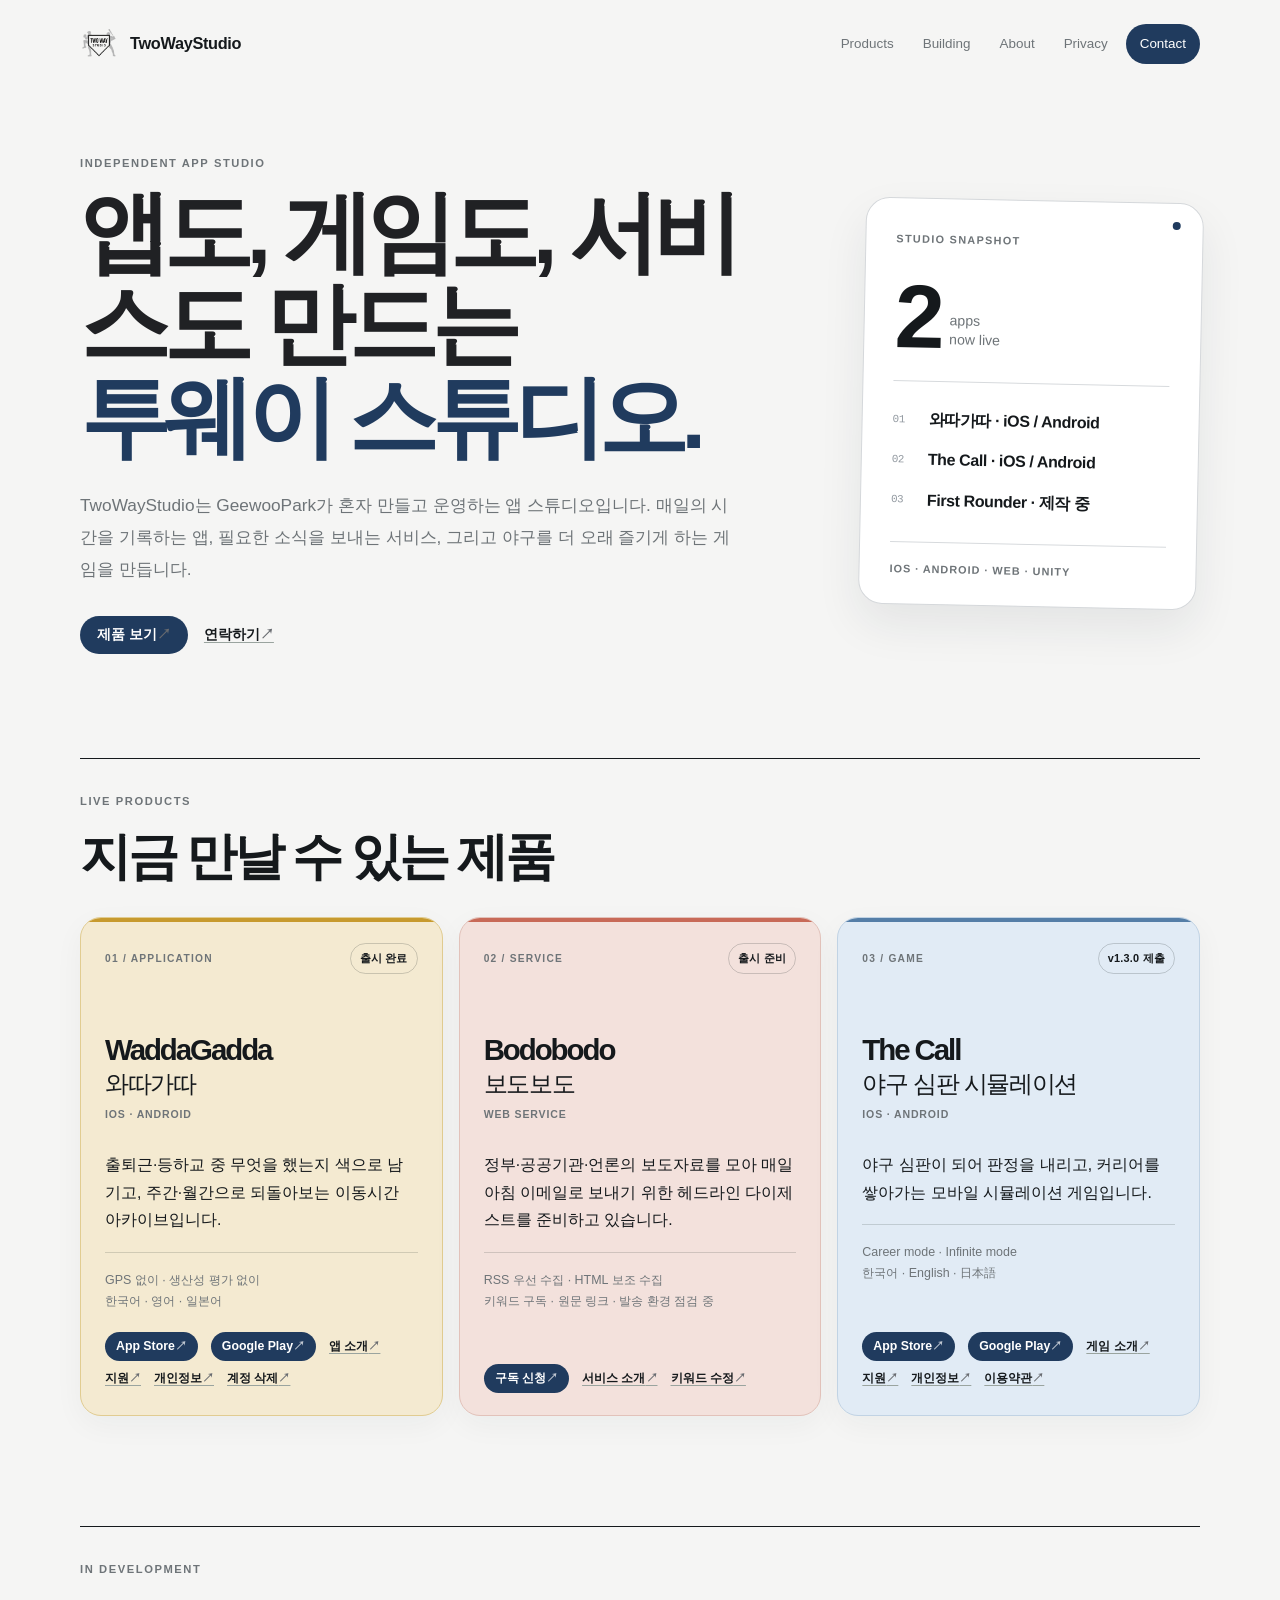
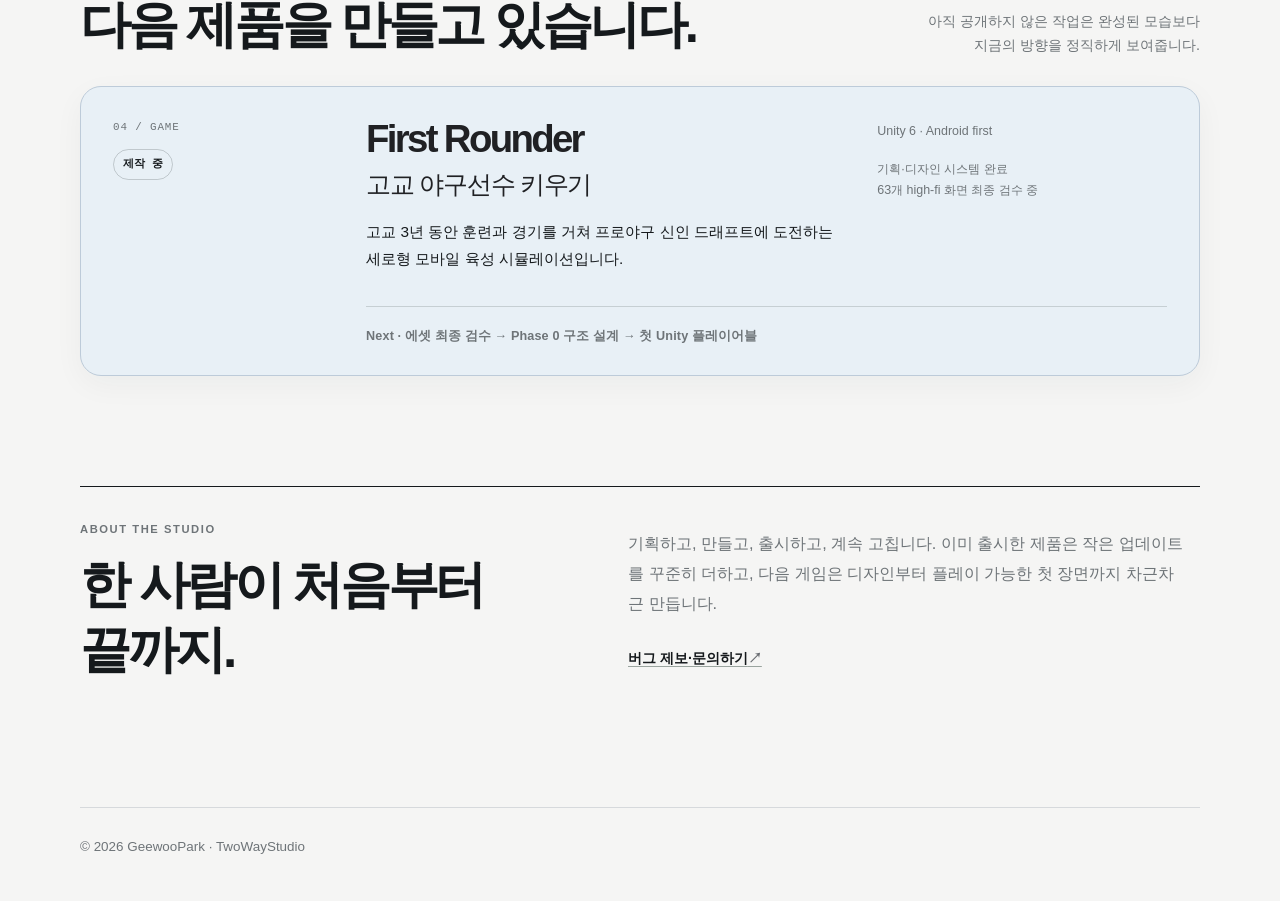
<file: index.html>
<!doctype html>
<html lang="ko">
<head>
<meta charset="utf-8">
<meta name="viewport" content="width=device-width,initial-scale=1">
<meta name="description" content="TwoWayStudio는 GeewooPark가 혼자 만들고 운영하는 앱·게임·웹 서비스 스튜디오입니다.">
<title>TwoWayStudio · GeewooPark</title>
<link rel="stylesheet" href="styles.css">
<link rel="stylesheet" href="home.css">
<link rel="icon" type="image/png" href="TwoWayStudio_Logo.png"></head>
<body class="home">
<header class="site-header">
  <a class="brand" href="/"><img src="TwoWayStudio_Logo.png" alt=""><span>TwoWayStudio</span></a>
  <nav class="site-nav" aria-label="주요 메뉴">
    <a href="#apps">Products</a>
    <a href="#building">Building</a>
    <a href="#about">About</a>
    <a href="privacy.html">Privacy</a>
    <a href="mailto:twowaystudio56@gmail.com">Contact</a>
  </nav>
</header>

<main class="page">
  <section class="hero home-hero" aria-labelledby="home-title">
    <div class="hero-copy">
      <p class="eyebrow">Independent app studio</p>
      <h1 id="home-title">앱도, 게임도, 서비스도 만드는<br><em>투웨이 스튜디오.</em></h1>
      <p class="lead">TwoWayStudio는 GeewooPark가 혼자 만들고 운영하는 앱 스튜디오입니다. 매일의 시간을 기록하는 앱, 필요한 소식을 보내는 서비스, 그리고 야구를 더 오래 즐기게 하는 게임을 만듭니다.</p>
      <div class="hero-actions">
        <a class="button-link button-link-primary" href="#apps">제품 보기</a>
        <a class="button-link" href="mailto:twowaystudio56@gmail.com">연락하기</a>
      </div>
    </div>
    <aside class="hero-panel" aria-label="스튜디오 현황">
      <p class="hero-panel-label">STUDIO SNAPSHOT</p>
      <div class="hero-panel-count"><strong>2</strong><span>apps<br>now live</span></div>
      <div class="hero-panel-rule"></div>
      <ul class="hero-panel-list">
        <li><span>01</span> 와따가따 · iOS / Android</li>
        <li><span>02</span> The Call · iOS / Android</li>
        <li><span>03</span> First Rounder · 제작 중</li>
      </ul>
      <p class="hero-panel-foot">iOS · Android · Web · Unity</p>
    </aside>
  </section>

  <section id="apps" class="home-section home-work" aria-labelledby="work-title">
    <div class="section-heading">
      <div><p class="eyebrow">Live products</p><h2 id="work-title">지금 만날 수 있는 제품</h2></div>
    </div>
    <div class="work-grid">
      <article class="work-card work-card-wadda">
        <div class="work-card-top"><p class="work-index">01 / Application</p><span class="work-status">출시 완료</span></div>
        <div class="work-card-title"><h3>WaddaGadda<br><span lang="ko">와따가따</span></h3><p class="work-platform">iOS · Android</p></div>
        <p class="work-description">출퇴근·등하교 중 무엇을 했는지 색으로 남기고, 주간·월간으로 되돌아보는 이동시간 아카이브입니다.</p>
        <p class="work-detail">GPS 없이 · 생산성 평가 없이<br>한국어 · 영어 · 일본어</p>
        <div class="work-links"><a class="button-link work-link-primary" href="https://apps.apple.com/kr/app/id6805919980">App Store</a><a class="button-link work-link-primary" href="https://play.google.com/store/apps/details?id=com.twowaystudio.waddagadda">Google Play</a><a class="button-link" href="waddagadda.html">앱 소개</a><a class="button-link" href="waddagadda-support.html">지원</a><a class="button-link" href="waddagadda-privacy.html">개인정보</a><a class="button-link" href="waddagadda-delete-account.html">계정 삭제</a></div>
      </article>
      <article class="work-card work-card-bodo">
        <div class="work-card-top"><p class="work-index">02 / Service</p><span class="work-status">출시 준비</span></div>
        <div class="work-card-title"><h3>Bodobodo<br><span lang="ko">보도보도</span></h3><p class="work-platform">Web service</p></div>
        <p class="work-description">정부·공공기관·언론의 보도자료를 모아 매일 아침 이메일로 보내기 위한 헤드라인 다이제스트를 준비하고 있습니다.</p>
        <p class="work-detail">RSS 우선 수집 · HTML 보조 수집<br>키워드 구독 · 원문 링크 · 발송 환경 점검 중</p>
        <div class="work-links"><a class="button-link work-link-primary" href="press-digest.html">구독 신청</a><a class="button-link" href="bodobodo.html">서비스 소개</a><a class="button-link" href="press-digest-edit.html">키워드 수정</a></div>
      </article>
      <article class="work-card work-card-call">
        <div class="work-card-top"><p class="work-index">03 / Game</p><span class="work-status">v1.3.0 제출</span></div>
        <div class="work-card-title"><h3>The Call<br><span lang="ko">야구 심판 시뮬레이션</span></h3><p class="work-platform">iOS · Android</p></div>
        <p class="work-description">야구 심판이 되어 판정을 내리고, 커리어를 쌓아가는 모바일 시뮬레이션 게임입니다.</p>
        <p class="work-detail">Career mode · Infinite mode<br>한국어 · English · 日本語</p>
        <div class="work-links"><a class="button-link work-link-primary" href="https://apps.apple.com/kr/app/the-call-%EC%95%BC%EA%B5%AC-%EC%8B%AC%ED%8C%90-%EA%B2%8C%8C%EC%9E%84/id6819682845">App Store</a><a class="button-link work-link-primary" href="https://play.google.com/store/apps/details?id=com.twowaystudio.thecall">Google Play</a><a class="button-link" href="thecall.html">게임 소개</a><a class="button-link" href="thecall-support.html">지원</a><a class="button-link" href="thecall-privacy.html">개인정보</a><a class="button-link" href="thecall-terms.html">이용약관</a></div>
      </article>
    </div>
  </section>

  <section id="building" class="home-section home-building" aria-labelledby="building-title">
    <div class="section-heading">
      <div><p class="eyebrow">In development</p><h2 id="building-title">다음 제품을 만들고 있습니다.</h2></div>
      <p>아직 공개하지 않은 작업은 완성된 모습보다<br>지금의 방향을 정직하게 보여줍니다.</p>
    </div>
    <article class="building-card">
      <div class="building-card-index"><span>04 / Game</span><span class="work-status">제작 중</span></div>
      <div class="building-card-copy"><h3>First Rounder<br><span>고교 야구선수 키우기</span></h3><p>고교 3년 동안 훈련과 경기를 거쳐 프로야구 신인 드래프트에 도전하는 세로형 모바일 육성 시뮬레이션입니다.</p></div>
      <div class="building-card-meta"><p>Unity 6 · Android first</p><p>기획·디자인 시스템 완료<br>63개 high-fi 화면 최종 검수 중</p></div>
      <p class="building-card-next">Next · 에셋 최종 검수 → Phase 0 구조 설계 → 첫 Unity 플레이어블</p>
    </article>
  </section>

  <section id="about" class="home-section home-about" aria-labelledby="about-title">
    <div><p class="eyebrow">About the studio</p><h2 id="about-title">한 사람이 처음부터 끝까지.</h2></div>
    <div class="about-copy"><p>기획하고, 만들고, 출시하고, 계속 고칩니다. 이미 출시한 제품은 작은 업데이트를 꾸준히 더하고, 다음 게임은 디자인부터 플레이 가능한 첫 장면까지 차근차근 만듭니다.</p><a class="button-link" href="mailto:twowaystudio56@gmail.com">버그 제보·문의하기</a></div>
  </section>
</main>

<footer class="site-footer">© 2026 GeewooPark · TwoWayStudio</footer>
</body>
</html>
</file>
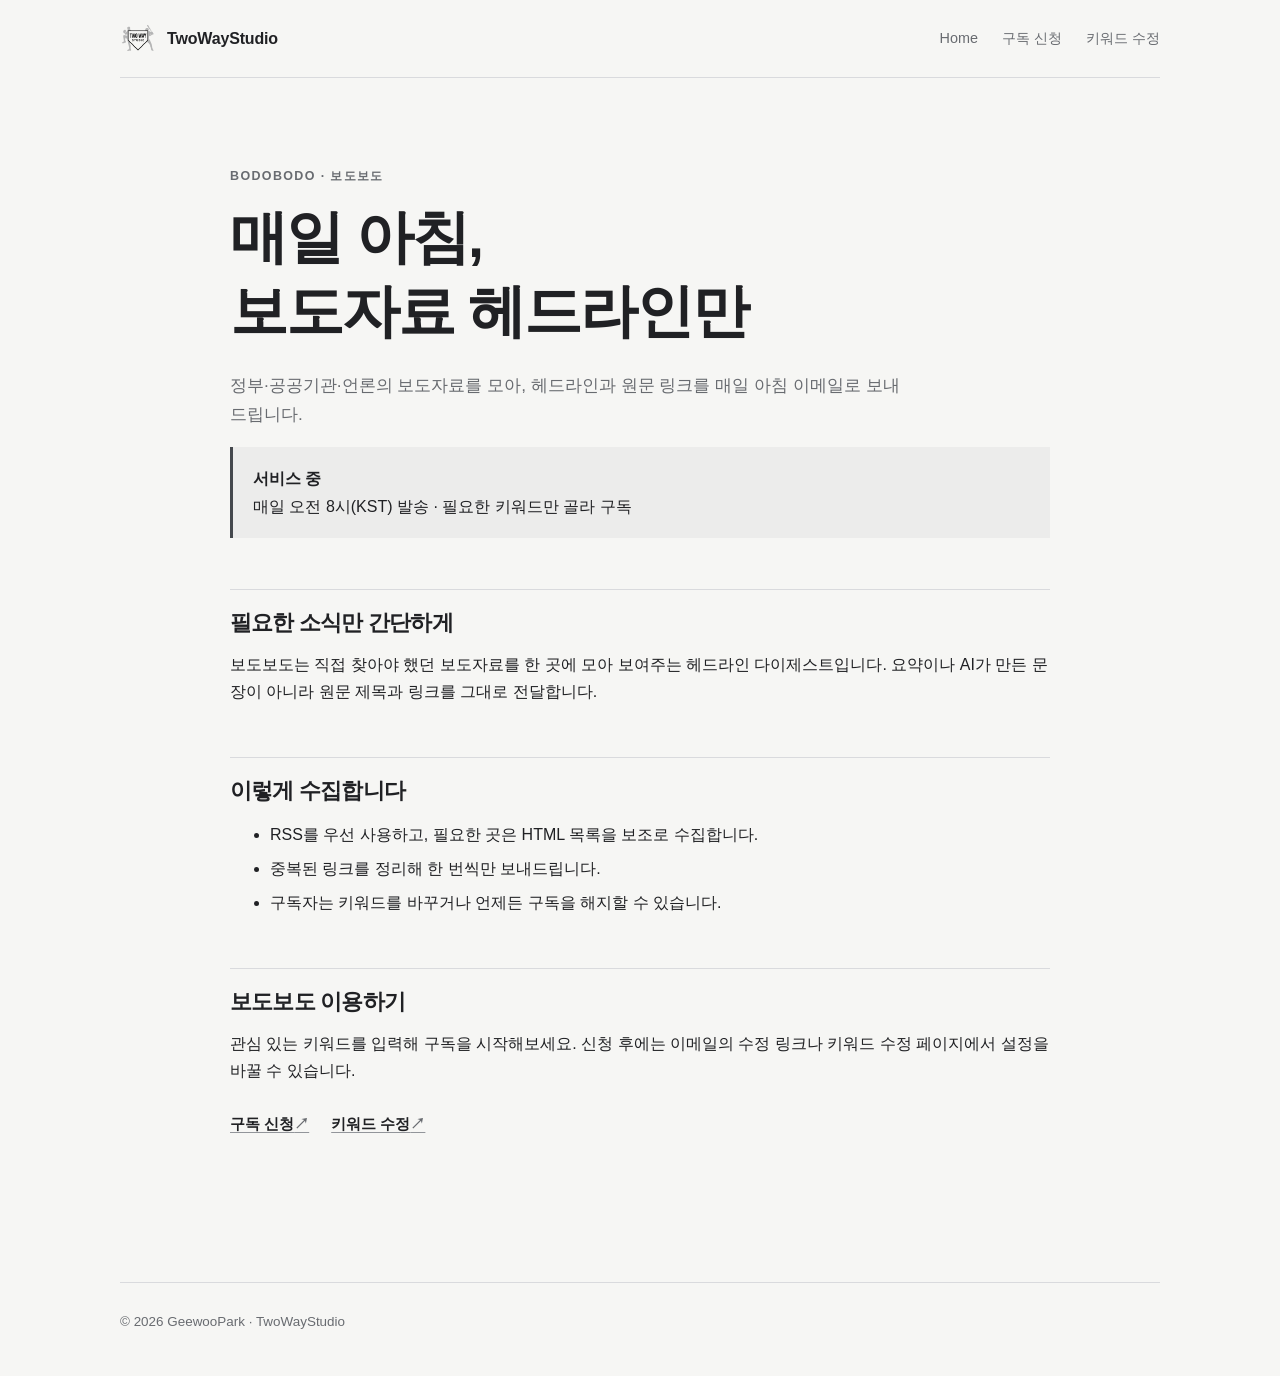
<file: bodobodo.html>
<!doctype html>
<html lang="ko">
<head>
<meta charset="utf-8">
<meta name="viewport" content="width=device-width,initial-scale=1">
<meta name="description" content="Bodobodo(보도보도) · 정부·공공기관·언론 보도자료 헤드라인을 매일 아침 이메일로 보내는 서비스입니다.">
<title>Bodobodo · 보도보도 · TwoWayStudio</title>
<link rel="stylesheet" href="styles.css">
<link rel="icon" type="image/png" href="TwoWayStudio_Logo.png"></head>
<body>
<header class="site-header"><a class="brand" href="/"><img src="TwoWayStudio_Logo.png" alt=""><span>TwoWayStudio</span></a><nav class="site-nav" aria-label="주요 메뉴"><a href="/">Home</a><a href="press-digest.html">구독 신청</a><a href="press-digest-edit.html">키워드 수정</a></nav></header>
<main class="page"><article class="document">
  <p class="eyebrow">Bodobodo · 보도보도</p>
  <h1>매일 아침,<br>보도자료 헤드라인만</h1>
  <p class="lead">정부·공공기관·언론의 보도자료를 모아, 헤드라인과 원문 링크를 매일 아침 이메일로 보내드립니다.</p>
  <div class="notice"><strong>서비스 중</strong><br>매일 오전 8시(KST) 발송 · 필요한 키워드만 골라 구독</div>
  <h2>필요한 소식만 간단하게</h2>
  <p>보도보도는 직접 찾아야 했던 보도자료를 한 곳에 모아 보여주는 헤드라인 다이제스트입니다. 요약이나 AI가 만든 문장이 아니라 원문 제목과 링크를 그대로 전달합니다.</p>
  <h2>이렇게 수집합니다</h2>
  <ul><li>RSS를 우선 사용하고, 필요한 곳은 HTML 목록을 보조로 수집합니다.</li><li>중복된 링크를 정리해 한 번씩만 보내드립니다.</li><li>구독자는 키워드를 바꾸거나 언제든 구독을 해지할 수 있습니다.</li></ul>
  <h2>보도보도 이용하기</h2>
  <p>관심 있는 키워드를 입력해 구독을 시작해보세요. 신청 후에는 이메일의 수정 링크나 키워드 수정 페이지에서 설정을 바꿀 수 있습니다.</p>
  <div class="card-links"><a class="button-link" href="press-digest.html">구독 신청</a><a class="button-link" href="press-digest-edit.html">키워드 수정</a></div>
</article></main>
<footer class="site-footer">© 2026 GeewooPark · TwoWayStudio</footer>
</body>
</html>
</file>
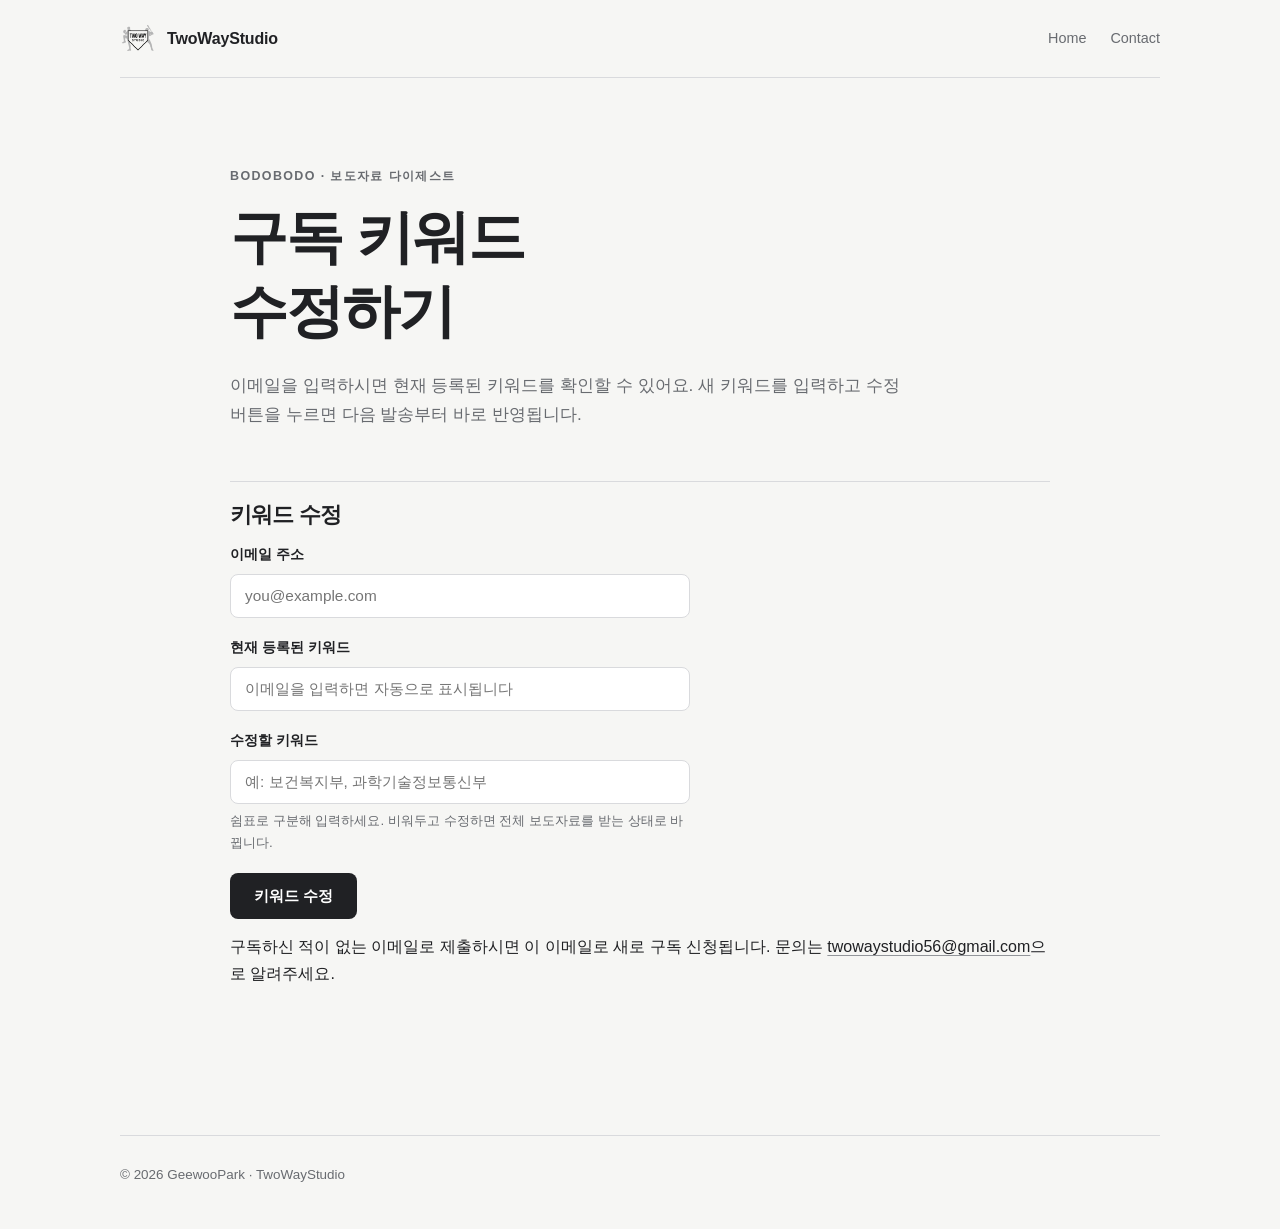
<file: press-digest-edit.html>
<!doctype html><html lang="ko"><head><meta charset="utf-8"><meta name="viewport" content="width=device-width,initial-scale=1"><meta name="description" content="Bodobodo · 구독 중인 키워드를 수정하세요."><title>키워드 수정 · Bodobodo · TwoWayStudio</title><link rel="stylesheet" href="styles.css"><link rel="icon" type="image/png" href="TwoWayStudio_Logo.png"></head><body>
<header class="site-header"><a class="brand" href="/"><img src="TwoWayStudio_Logo.png" alt=""><span>TwoWayStudio</span></a><nav class="site-nav" aria-label="주요 메뉴"><a href="/">Home</a><a href="mailto:twowaystudio56@gmail.com">Contact</a></nav></header>
<main class="page"><article class="document">
<p class="eyebrow">Bodobodo · 보도자료 다이제스트</p>
<h1>구독 키워드<br>수정하기</h1>
<p class="lead">이메일을 입력하시면 현재 등록된 키워드를 확인할 수 있어요. 새 키워드를 입력하고 수정 버튼을 누르면 다음 발송부터 바로 반영됩니다.</p>

<h2>키워드 수정</h2>
<form id="edit-form" class="subscribe-form" method="POST" action="https://script.google.com/macros/s/AKfycbwreTLxf04jkjcBzEqwqPuT2FAJxahKXcpoHLc3ybjSpOzo1xKlc4ioUx6ZTLaEaz2-/exec">
  <div class="field">
    <label for="email">이메일 주소</label>
    <input type="email" id="email" name="email" placeholder="you@example.com" required>
  </div>
  <div class="field">
    <label for="current-keywords">현재 등록된 키워드</label>
    <input type="text" id="current-keywords" readonly placeholder="이메일을 입력하면 자동으로 표시됩니다">
    <p class="hint" id="lookup-status"></p>
  </div>
  <div class="field">
    <label for="keywords">수정할 키워드</label>
    <input type="text" id="keywords" name="keywords" placeholder="예: 보건복지부, 과학기술정보통신부">
    <p class="hint">쉼표로 구분해 입력하세요. 비워두고 수정하면 전체 보도자료를 받는 상태로 바뀝니다.</p>
  </div>
  <!-- 스팸 방지용 허니팟: 실제 사용자에게는 보이지 않음, 봇이 채우면 서버에서 무시 처리 -->
  <div class="field honeypot" aria-hidden="true">
    <label for="website">웹사이트</label>
    <input type="text" id="website" name="website" tabindex="-1" autocomplete="off">
  </div>
  <button type="submit" id="submit-btn">키워드 수정</button>
  <p id="form-message" class="form-message" role="status"></p>
</form>
<p class="hint" style="margin-top:14px">구독하신 적이 없는 이메일로 제출하시면 이 이메일로 새로 구독 신청됩니다. 문의는 <a href="mailto:twowaystudio56@gmail.com">twowaystudio56@gmail.com</a>으로 알려주세요.</p>

<script>
  const APPS_SCRIPT_URL = 'https://script.google.com/macros/s/AKfycbwreTLxf04jkjcBzEqwqPuT2FAJxahKXcpoHLc3ybjSpOzo1xKlc4ioUx6ZTLaEaz2-/exec';

  const form = document.getElementById('edit-form');
  const btn = document.getElementById('submit-btn');
  const msg = document.getElementById('form-message');
  const emailInput = document.getElementById('email');
  const currentKeywordsInput = document.getElementById('current-keywords');
  const keywordsInput = document.getElementById('keywords');
  const lookupStatus = document.getElementById('lookup-status');

  let lastLookedUpEmail = '';

  function lookupKeywords(email) {
    if (!email || email.indexOf('@') === -1 || email === lastLookedUpEmail) return;
    lastLookedUpEmail = email;
    lookupStatus.textContent = '현재 키워드를 불러오는 중…';
    fetch(APPS_SCRIPT_URL + '?email=' + encodeURIComponent(email))
      .then(function (res) { return res.json(); })
      .then(function (data) {
        if (data.found) {
          currentKeywordsInput.value = data.keywords || '(키워드 없음 · 전체 보도자료 수신 중)';
          if (!keywordsInput.value) keywordsInput.value = data.keywords || '';
          lookupStatus.textContent = '';
        } else {
          currentKeywordsInput.value = '';
          lookupStatus.textContent = '이 이메일로 등록된 구독 내역을 찾지 못했습니다. 처음 구독하시는 경우 그대로 신청하셔도 됩니다.';
        }
      })
      .catch(function () {
        lookupStatus.textContent = '현재 키워드를 불러오지 못했습니다. 그래도 아래에 새 키워드를 입력해서 수정하실 수 있어요.';
      });
  }

  const params = new URLSearchParams(window.location.search);
  const emailFromUrl = params.get('email');
  if (emailFromUrl) {
    emailInput.value = emailFromUrl;
    lookupKeywords(emailFromUrl.trim().toLowerCase());
  }

  emailInput.addEventListener('blur', function () {
    lookupKeywords(emailInput.value.trim().toLowerCase());
  });

  // 예전에는 숨긴 iframe에 폼을 제출해서 서버 응답을 못 읽고 "제출됐다 = 성공"으로
  // 처리했다. Apps Script의 /exec 응답은 302로 script.googleusercontent.com으로
  // 리다이렉트되고, 그 리다이렉트 대상이 CORS 헤더를 내려주므로 커스텀 헤더 없는
  // 폼 인코딩 POST(simple request)로 보내면 fetch()로 실제 응답을 읽을 수 있다.
  form.addEventListener('submit', function (event) {
    event.preventDefault();
    btn.disabled = true;
    btn.textContent = '수정 처리 중…';
    msg.className = 'form-message';

    const body = new URLSearchParams(new FormData(form));
    fetch(form.action, { method: 'POST', body: body })
      .then(function (res) { return res.text(); })
      .then(function (text) {
        if (text === 'invalid email') {
          msg.textContent = '이메일 주소를 다시 확인해주세요.';
          msg.className = 'form-message show error';
          return;
        }
        msg.textContent = '키워드가 수정되었습니다. 다음 발송부터 반영됩니다.';
        msg.className = 'form-message show success';
      })
      .catch(function () {
        msg.textContent = '수정 처리 중 문제가 생겼습니다. 잠시 후 다시 시도해주시거나, twowaystudio56@gmail.com으로 알려주세요.';
        msg.className = 'form-message show error';
      })
      .finally(function () {
        btn.disabled = false;
        btn.textContent = '키워드 수정';
      });
  });
</script>
</article></main>
<footer class="site-footer">© 2026 GeewooPark · TwoWayStudio</footer></body></html>
</file>
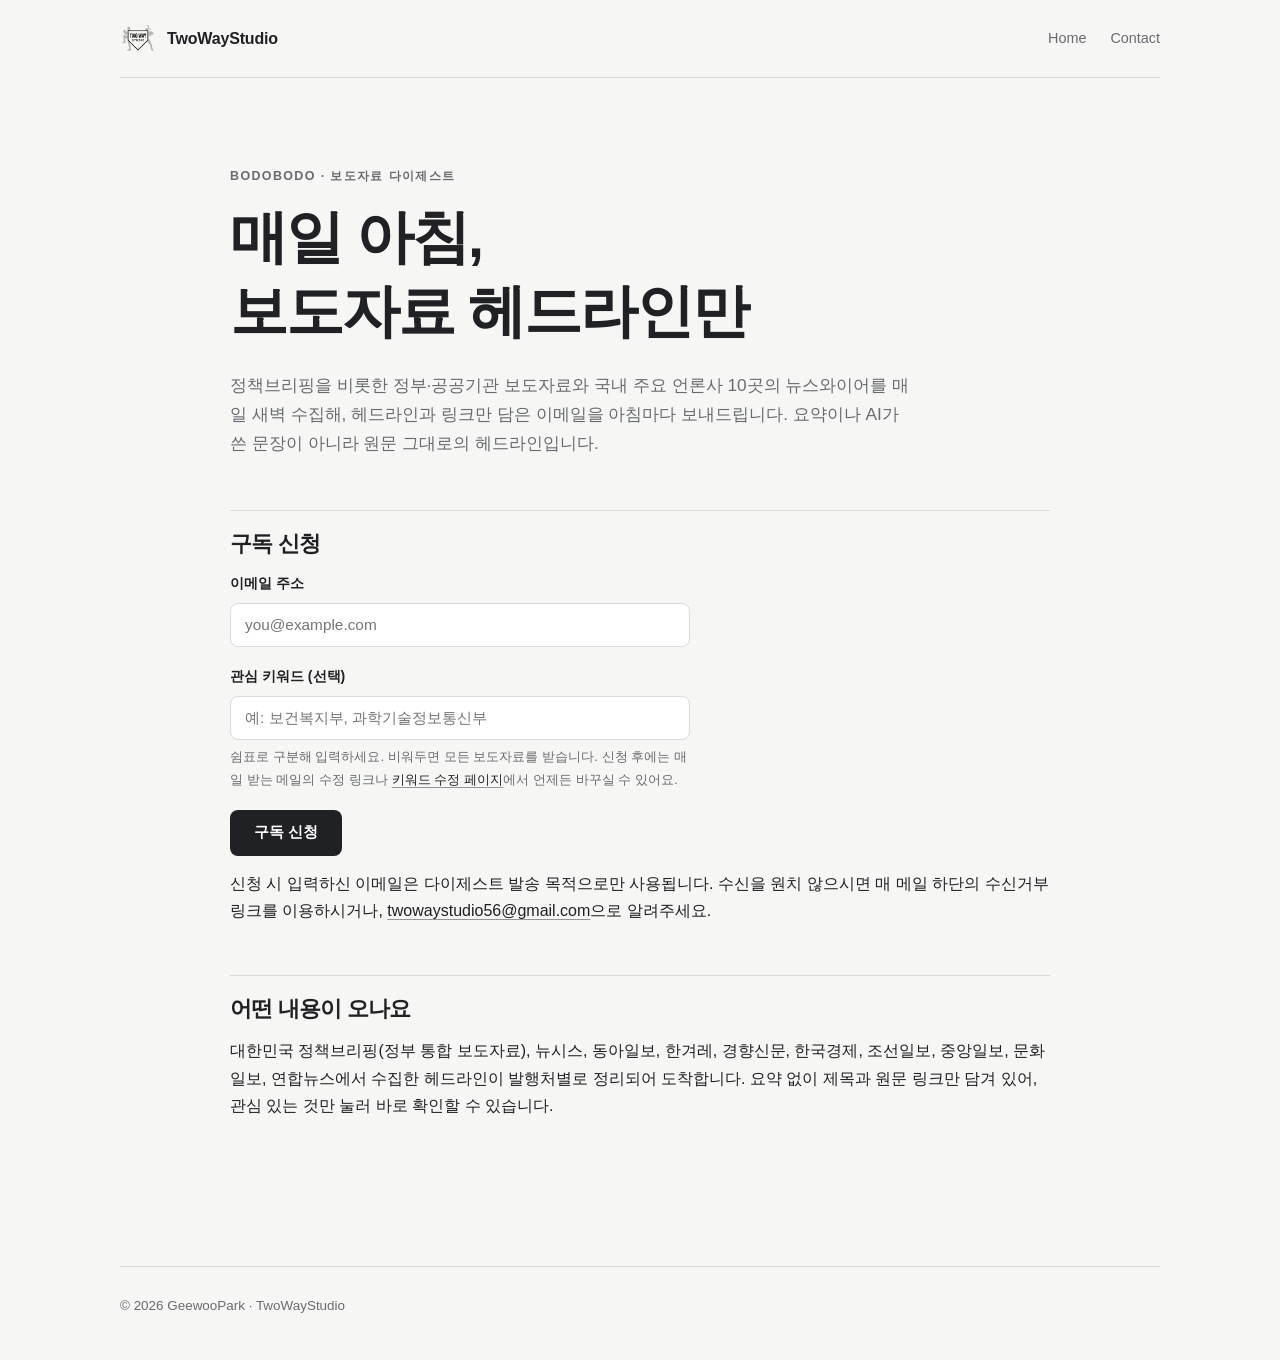
<file: press-digest.html>
<!doctype html><html lang="ko"><head><meta charset="utf-8"><meta name="viewport" content="width=device-width,initial-scale=1"><meta name="description" content="Bodobodo · 국내 정부·언론 보도자료 헤드라인을 매일 아침 이메일로 받아보세요."><title>Bodobodo · TwoWayStudio</title><link rel="stylesheet" href="styles.css"><link rel="icon" type="image/png" href="TwoWayStudio_Logo.png"></head><body>
<header class="site-header"><a class="brand" href="/"><img src="TwoWayStudio_Logo.png" alt=""><span>TwoWayStudio</span></a><nav class="site-nav" aria-label="주요 메뉴"><a href="/">Home</a><a href="mailto:twowaystudio56@gmail.com">Contact</a></nav></header>
<main class="page"><article class="document">
<p class="eyebrow">Bodobodo · 보도자료 다이제스트</p>
<h1>매일 아침,<br>보도자료 헤드라인만</h1>
<p class="lead">정책브리핑을 비롯한 정부·공공기관 보도자료와 국내 주요 언론사 10곳의 뉴스와이어를 매일 새벽 수집해, 헤드라인과 링크만 담은 이메일을 아침마다 보내드립니다. 요약이나 AI가 쓴 문장이 아니라 원문 그대로의 헤드라인입니다.</p>

<h2>구독 신청</h2>
<form id="signup-form" class="subscribe-form" method="POST" action="https://script.google.com/macros/s/AKfycbwreTLxf04jkjcBzEqwqPuT2FAJxahKXcpoHLc3ybjSpOzo1xKlc4ioUx6ZTLaEaz2-/exec">
  <div class="field">
    <label for="email">이메일 주소</label>
    <input type="email" id="email" name="email" placeholder="you@example.com" required>
  </div>
  <div class="field">
    <label for="keywords">관심 키워드 (선택)</label>
    <input type="text" id="keywords" name="keywords" placeholder="예: 보건복지부, 과학기술정보통신부">
    <p class="hint">쉼표로 구분해 입력하세요. 비워두면 모든 보도자료를 받습니다. 신청 후에는 매일 받는 메일의 수정 링크나 <a href="press-digest-edit.html">키워드 수정 페이지</a>에서 언제든 바꾸실 수 있어요.</p>
  </div>
  <!-- 스팸 방지용 허니팟: 실제 사용자에게는 보이지 않음, 봇이 채우면 서버에서 무시 처리 -->
  <div class="field honeypot" aria-hidden="true">
    <label for="website">웹사이트</label>
    <input type="text" id="website" name="website" tabindex="-1" autocomplete="off">
  </div>
  <button type="submit" id="submit-btn">구독 신청</button>
  <p id="form-message" class="form-message" role="status"></p>
</form>
<p class="hint" style="margin-top:14px">신청 시 입력하신 이메일은 다이제스트 발송 목적으로만 사용됩니다. 수신을 원치 않으시면 매 메일 하단의 수신거부 링크를 이용하시거나, <a href="mailto:twowaystudio56@gmail.com">twowaystudio56@gmail.com</a>으로 알려주세요.</p>

<h2>어떤 내용이 오나요</h2>
<p>대한민국 정책브리핑(정부 통합 보도자료), 뉴시스, 동아일보, 한겨레, 경향신문, 한국경제, 조선일보, 중앙일보, 문화일보, 연합뉴스에서 수집한 헤드라인이 발행처별로 정리되어 도착합니다. 요약 없이 제목과 원문 링크만 담겨 있어, 관심 있는 것만 눌러 바로 확인할 수 있습니다.</p>

<script>
  // 예전에는 숨긴 iframe에 폼을 제출해서 POST의 CORS 문제를 피했지만, 그 방식은
  // 서버 응답을 읽을 수가 없어서 "iframe이 로드됐다 = 무조건 성공"으로 처리했다
  // (Apps Script가 배포 오류 등으로 실패해도 항상 성공 메시지가 떴다). Apps Script의
  // /exec 응답은 실제로는 302로 script.googleusercontent.com으로 리다이렉트되는데,
  // 그 리다이렉트 대상이 Access-Control-Allow-Origin을 내려주기 때문에 "simple
  // request"(커스텀 헤더 없는 폼 인코딩 POST) 조건만 지키면 fetch()로 실제 응답을
  // 읽을 수 있다 — 그래서 fetch 기반으로 바꾸고 성공/실패를 실제로 구분해 보여준다.
  const form = document.getElementById('signup-form');
  const btn = document.getElementById('submit-btn');
  const msg = document.getElementById('form-message');

  form.addEventListener('submit', function (event) {
    event.preventDefault();
    btn.disabled = true;
    btn.textContent = '신청 처리 중…';
    msg.className = 'form-message';

    const body = new URLSearchParams(new FormData(form)); // application/x-www-form-urlencoded로 강제 -> CORS 프리플라이트 없음
    fetch(form.action, { method: 'POST', body: body })
      .then(function (res) { return res.text(); })
      .then(function (text) {
        if (text === 'invalid email') {
          msg.textContent = '이메일 주소를 다시 확인해주세요.';
          msg.className = 'form-message show error';
          return;
        }
        msg.textContent = '구독 신청이 완료되었습니다. 매일 아침에 보내드릴게요!';
        msg.className = 'form-message show success';
        form.reset();
      })
      .catch(function () {
        msg.textContent = '신청 처리 중 문제가 생겼습니다. 잠시 후 다시 시도해주시거나, twowaystudio56@gmail.com으로 알려주세요.';
        msg.className = 'form-message show error';
      })
      .finally(function () {
        btn.disabled = false;
        btn.textContent = '구독 신청';
      });
  });
</script>
</article></main>
<footer class="site-footer">© 2026 GeewooPark · TwoWayStudio</footer></body></html>
</file>
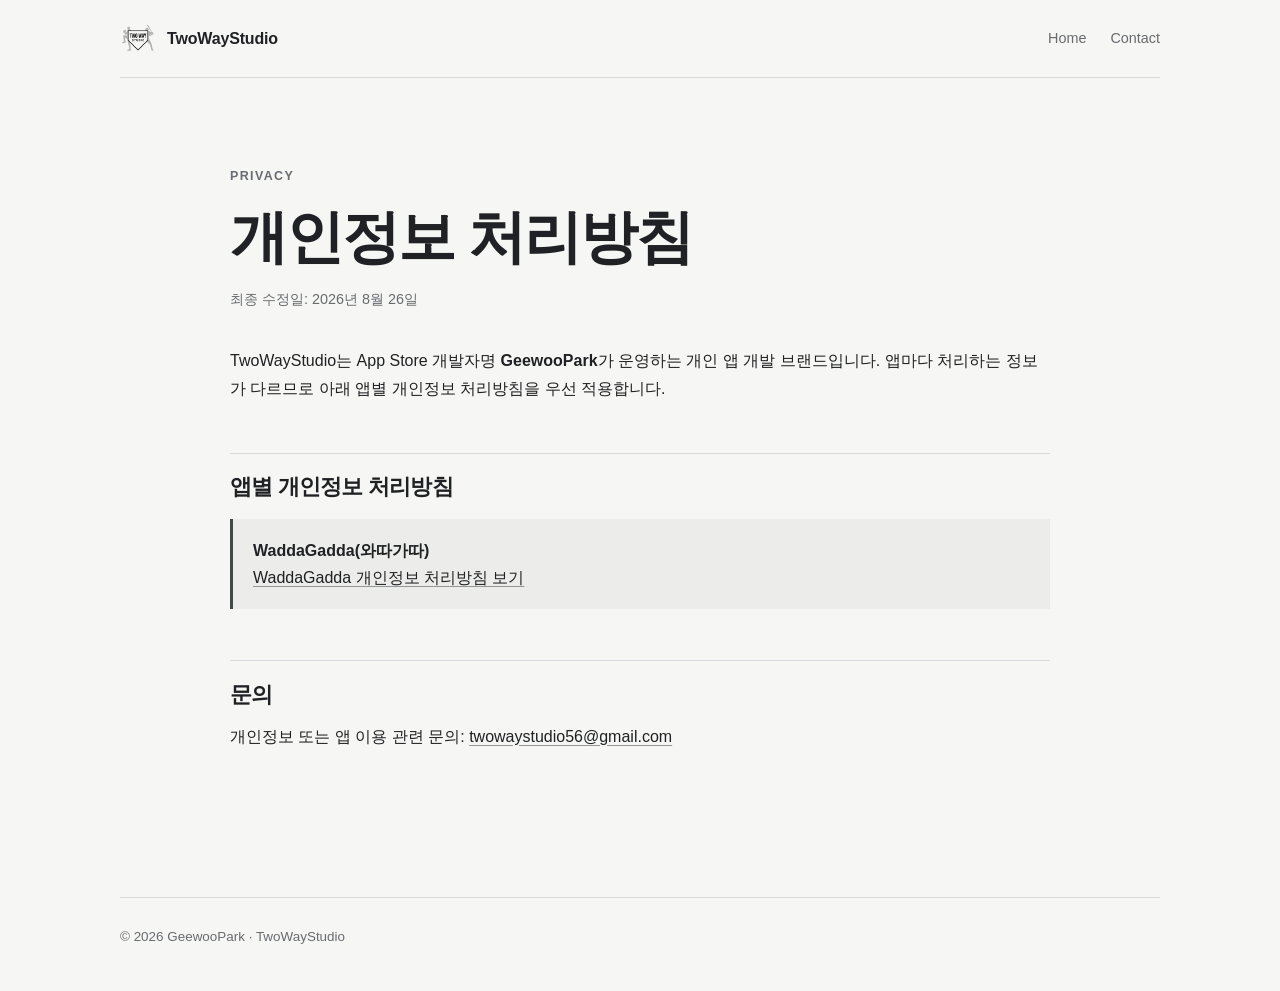
<file: privacy.html>
<!doctype html><html lang="ko"><head><meta charset="utf-8"><meta name="viewport" content="width=device-width,initial-scale=1"><meta name="description" content="TwoWayStudio 개인정보 처리방침 안내"><title>개인정보 처리방침 · TwoWayStudio</title><link rel="stylesheet" href="styles.css"><link rel="icon" type="image/png" href="TwoWayStudio_Logo.png"></head><body>
<header class="site-header"><a class="brand" href="/"><img src="TwoWayStudio_Logo.png" alt=""><span>TwoWayStudio</span></a><nav class="site-nav" aria-label="주요 메뉴"><a href="/">Home</a><a href="mailto:twowaystudio56@gmail.com">Contact</a></nav></header>
<main class="page"><article class="document"><p class="eyebrow">Privacy</p><h1>개인정보 처리방침</h1><p class="meta">최종 수정일: 2026년 8월 26일</p><p>TwoWayStudio는 App Store 개발자명 <strong>GeewooPark</strong>가 운영하는 개인 앱 개발 브랜드입니다. 앱마다 처리하는 정보가 다르므로 아래 앱별 개인정보 처리방침을 우선 적용합니다.</p><h2>앱별 개인정보 처리방침</h2><div class="notice"><strong>WaddaGadda(와따가따)</strong><br><a href="waddagadda-privacy.html">WaddaGadda 개인정보 처리방침 보기</a></div><h2>문의</h2><p>개인정보 또는 앱 이용 관련 문의: <a href="mailto:twowaystudio56@gmail.com">twowaystudio56@gmail.com</a></p></article></main>
<footer class="site-footer">© 2026 GeewooPark · TwoWayStudio</footer></body></html>
</file>
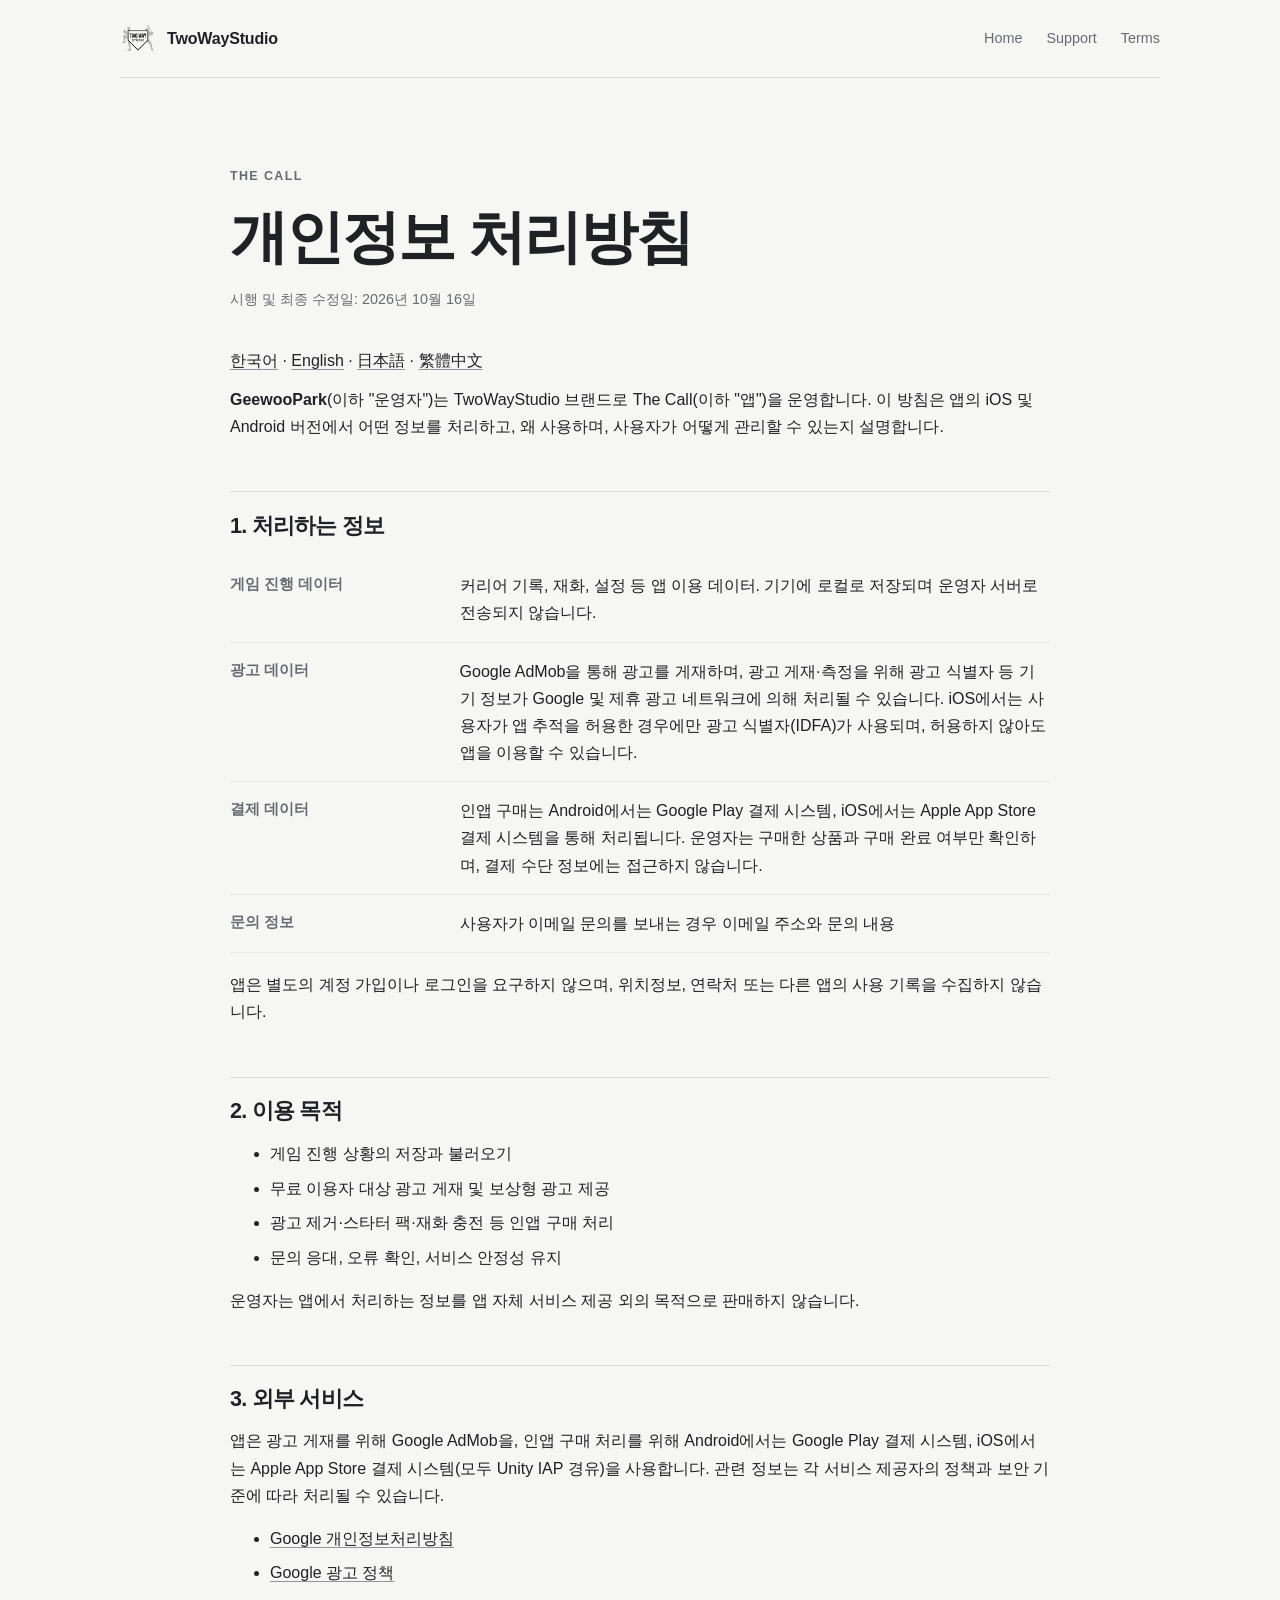
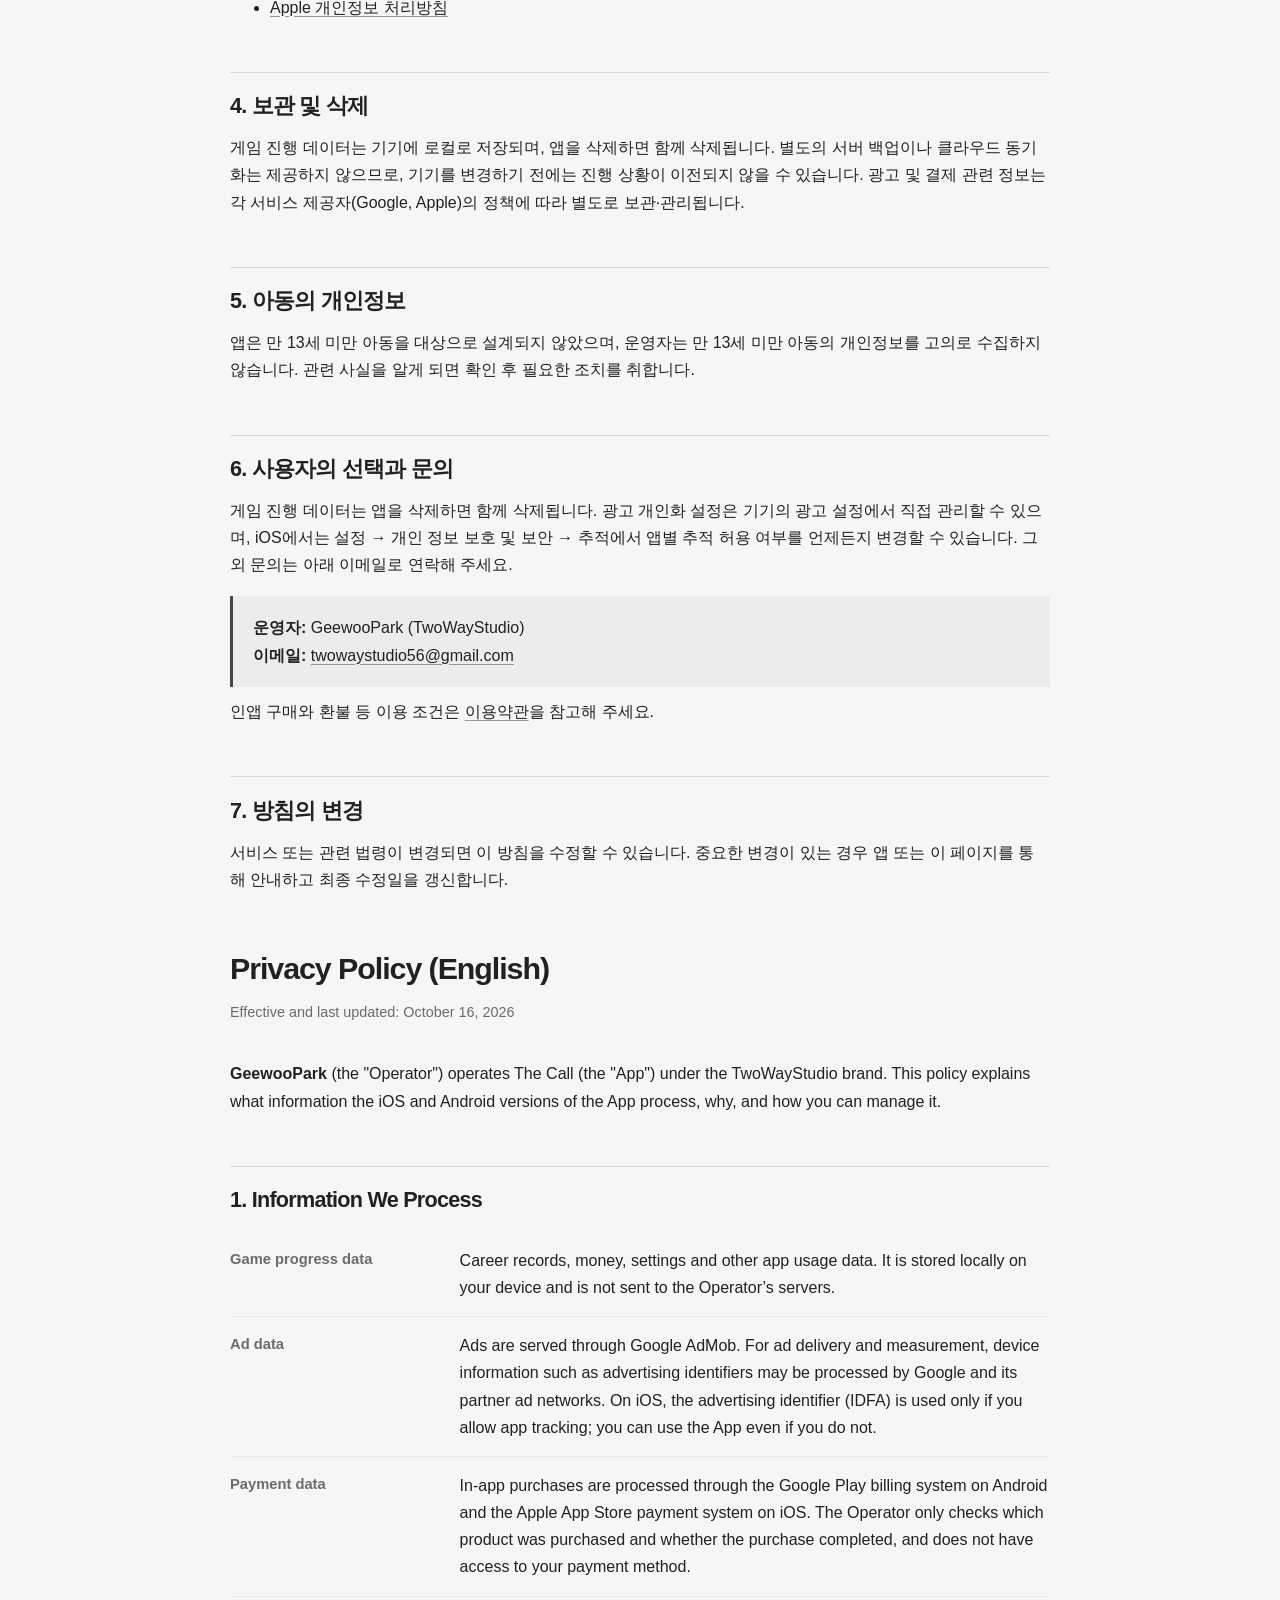
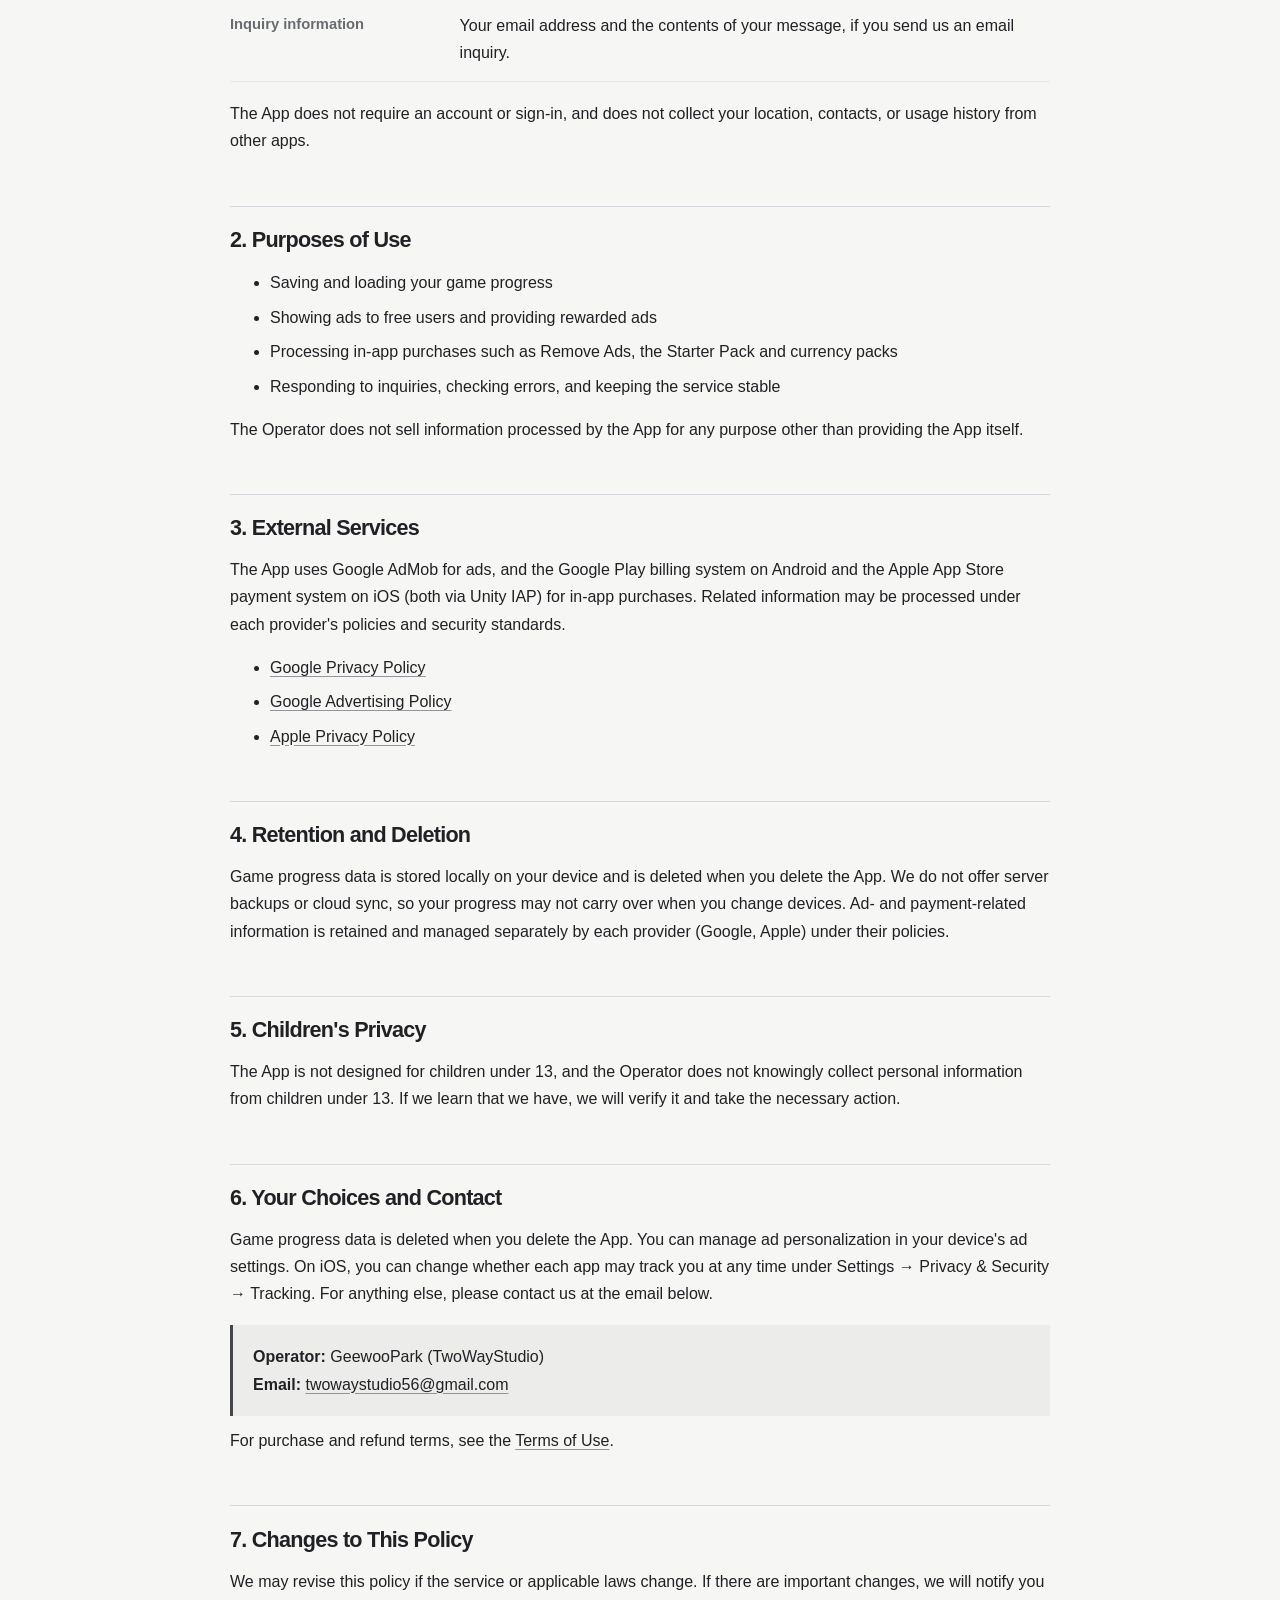
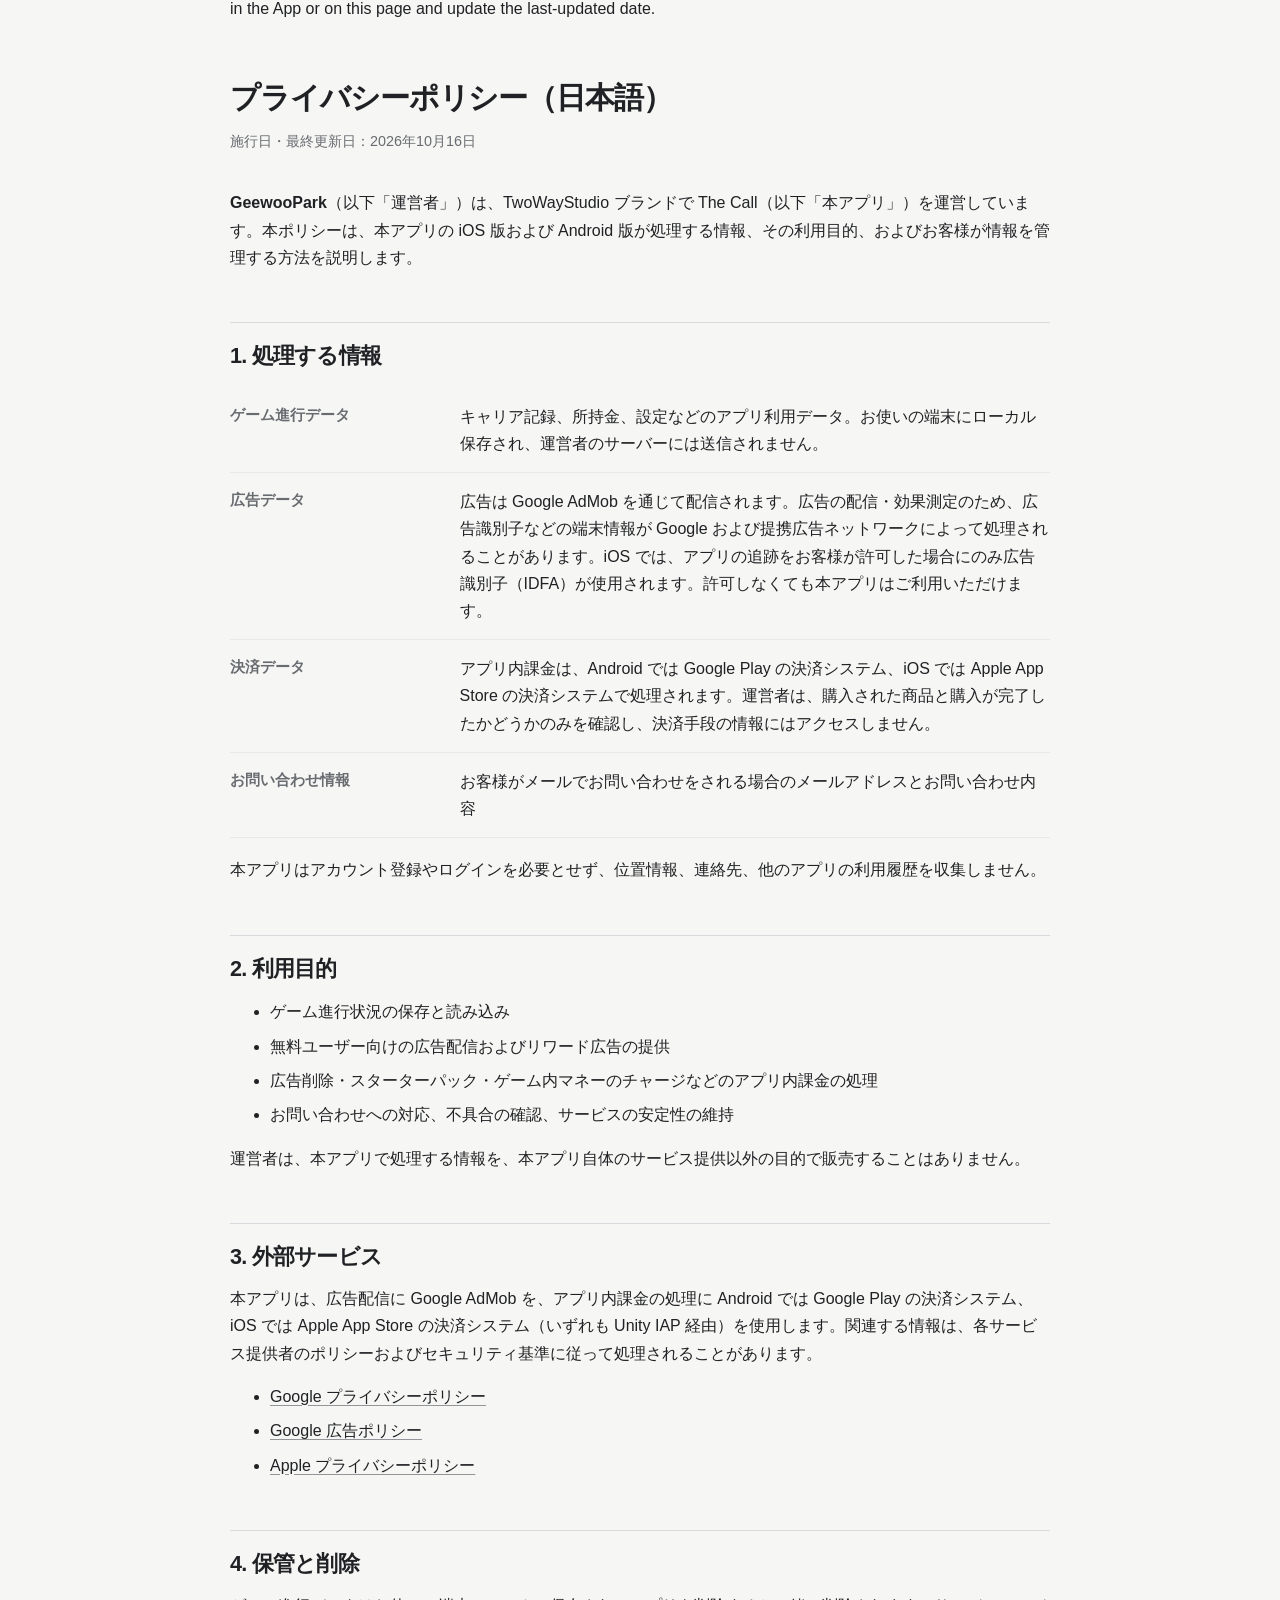
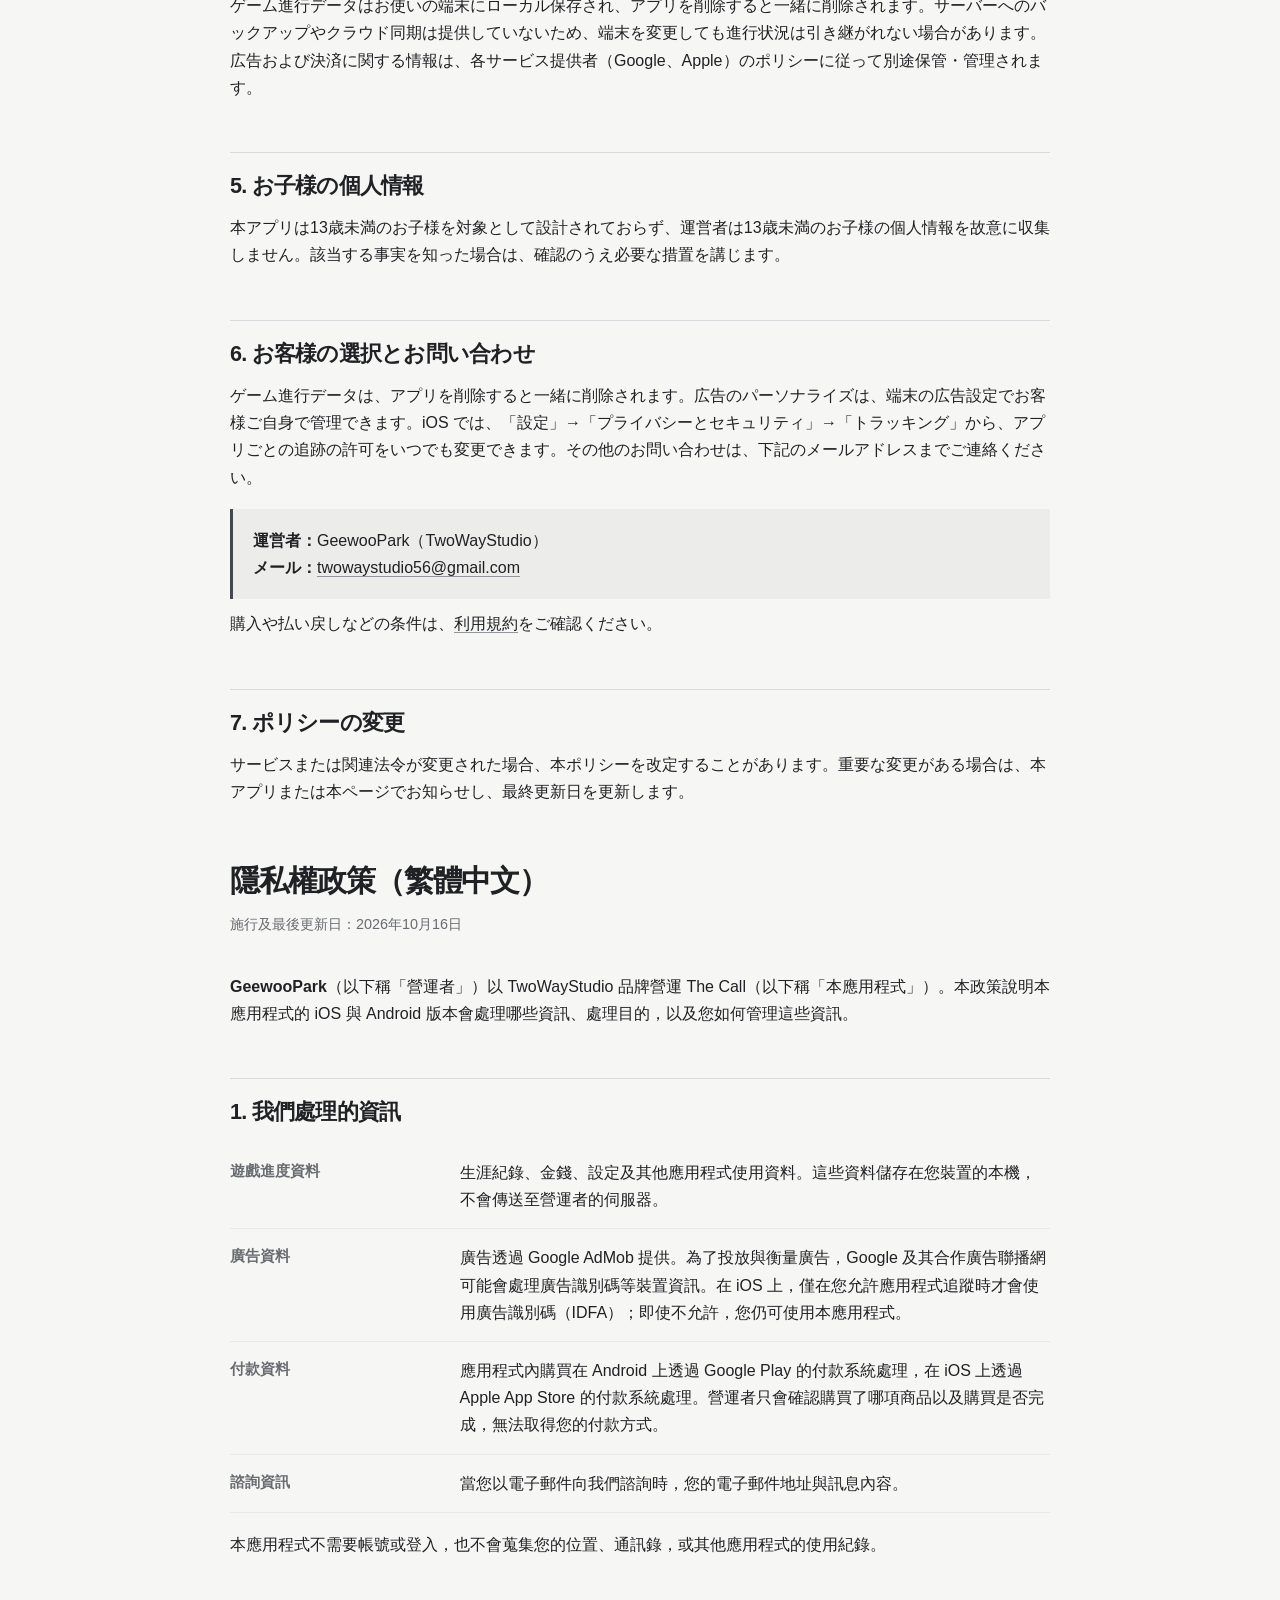
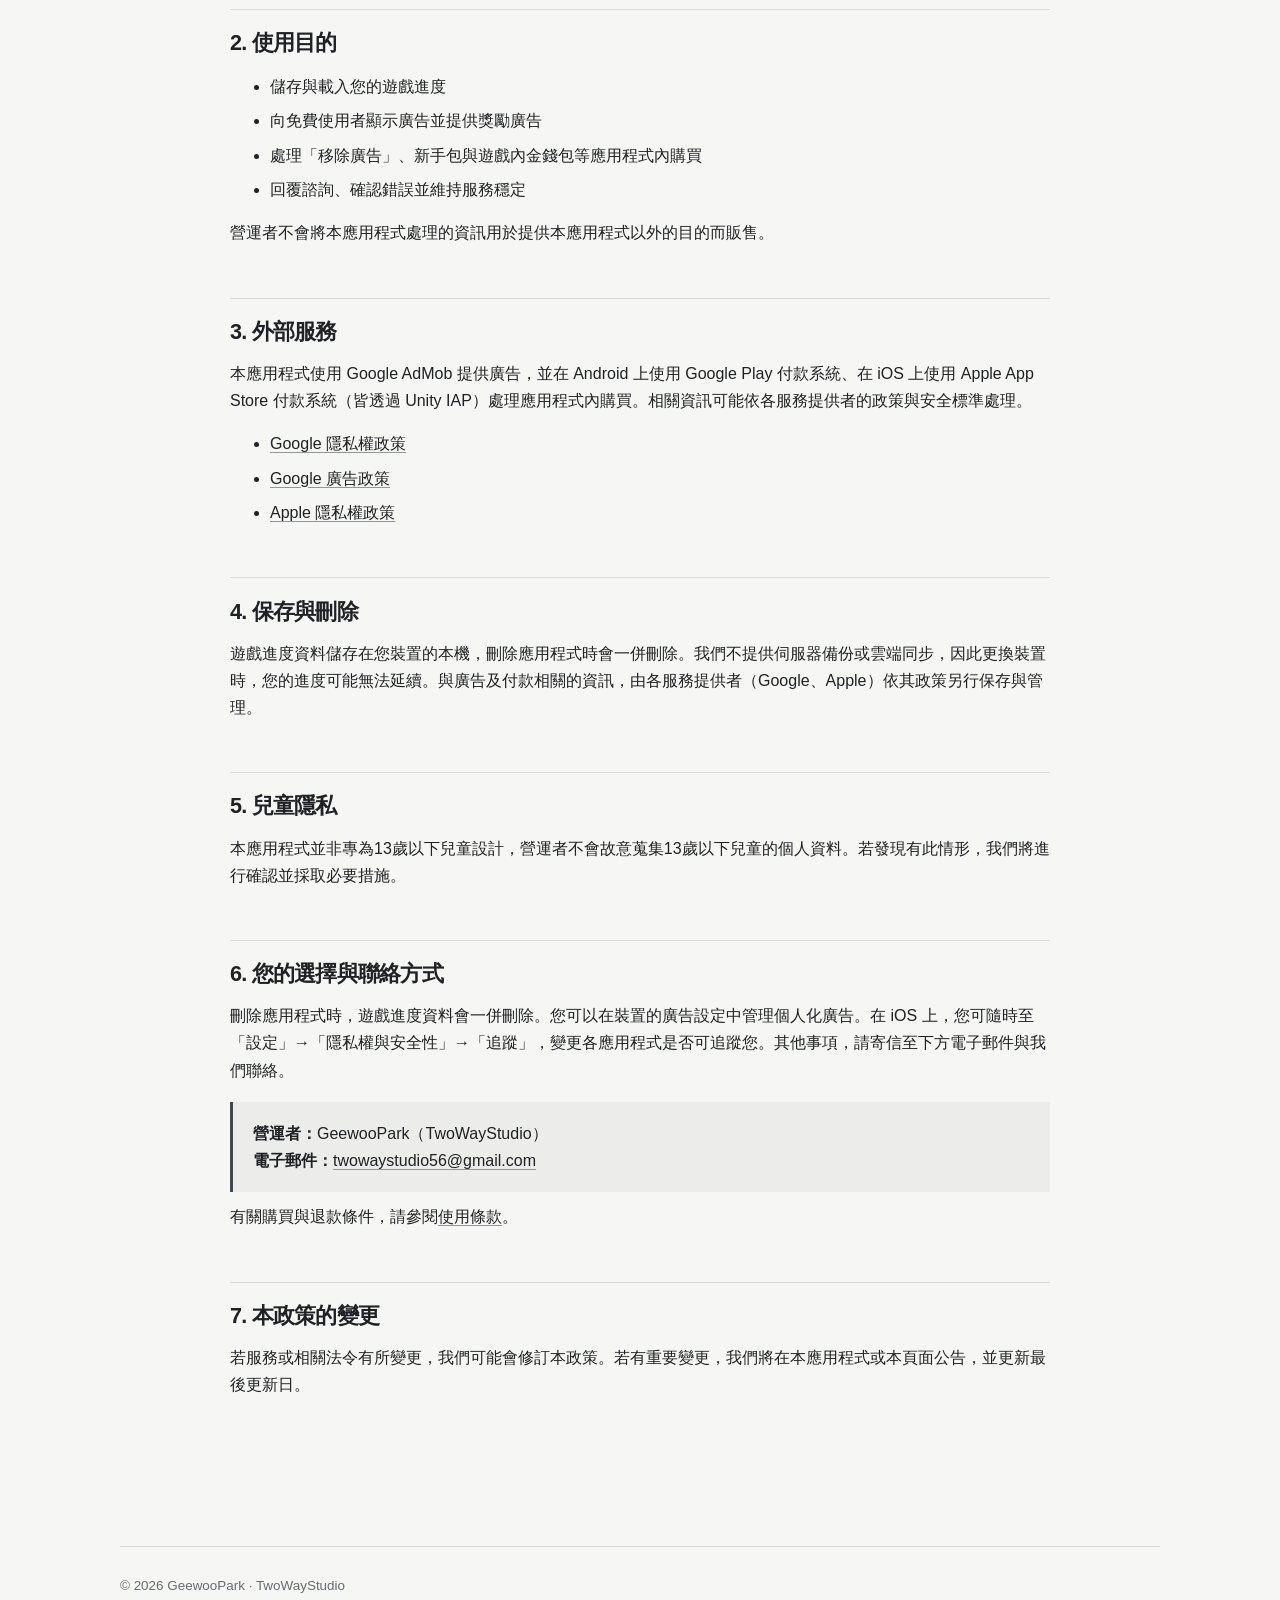
<file: thecall-privacy.html>
<!doctype html><html lang="ko"><head><meta charset="utf-8"><meta name="viewport" content="width=device-width,initial-scale=1"><meta name="description" content="The Call 개인정보 처리방침"><title>The Call 개인정보 처리방침</title><link rel="stylesheet" href="styles.css"><link rel="icon" type="image/png" href="TwoWayStudio_Logo.png"></head><body>
<header class="site-header"><a class="brand" href="/"><img src="TwoWayStudio_Logo.png" alt=""><span>TwoWayStudio</span></a><nav class="site-nav" aria-label="주요 메뉴"><a href="/">Home</a><a href="thecall-support.html">Support</a><a href="thecall-terms.html">Terms</a></nav></header>
<main class="page"><article class="document"><p class="eyebrow">The Call</p><div id="ko" lang="ko"><h1>개인정보 처리방침</h1><p class="meta">시행 및 최종 수정일: 2026년 10월 16일</p><p><a href="#ko">한국어</a> · <a href="#en">English</a> · <a href="#ja">日本語</a> · <a href="#zh-tw">繁體中文</a></p>
<p><strong>GeewooPark</strong>(이하 "운영자")는 TwoWayStudio 브랜드로 The Call(이하 "앱")을 운영합니다. 이 방침은 앱의 iOS 및 Android 버전에서 어떤 정보를 처리하고, 왜 사용하며, 사용자가 어떻게 관리할 수 있는지 설명합니다.</p>
<h2>1. 처리하는 정보</h2><table><tr><th>게임 진행 데이터</th><td>커리어 기록, 재화, 설정 등 앱 이용 데이터. 기기에 로컬로 저장되며 운영자 서버로 전송되지 않습니다.</td></tr><tr><th>광고 데이터</th><td>Google AdMob을 통해 광고를 게재하며, 광고 게재·측정을 위해 광고 식별자 등 기기 정보가 Google 및 제휴 광고 네트워크에 의해 처리될 수 있습니다. iOS에서는 사용자가 앱 추적을 허용한 경우에만 광고 식별자(IDFA)가 사용되며, 허용하지 않아도 앱을 이용할 수 있습니다.</td></tr><tr><th>결제 데이터</th><td>인앱 구매는 Android에서는 Google Play 결제 시스템, iOS에서는 Apple App Store 결제 시스템을 통해 처리됩니다. 운영자는 구매한 상품과 구매 완료 여부만 확인하며, 결제 수단 정보에는 접근하지 않습니다.</td></tr><tr><th>문의 정보</th><td>사용자가 이메일 문의를 보내는 경우 이메일 주소와 문의 내용</td></tr></table>
<p>앱은 별도의 계정 가입이나 로그인을 요구하지 않으며, 위치정보, 연락처 또는 다른 앱의 사용 기록을 수집하지 않습니다.</p>
<h2>2. 이용 목적</h2><ul><li>게임 진행 상황의 저장과 불러오기</li><li>무료 이용자 대상 광고 게재 및 보상형 광고 제공</li><li>광고 제거·스타터 팩·재화 충전 등 인앱 구매 처리</li><li>문의 응대, 오류 확인, 서비스 안정성 유지</li></ul><p>운영자는 앱에서 처리하는 정보를 앱 자체 서비스 제공 외의 목적으로 판매하지 않습니다.</p>
<h2>3. 외부 서비스</h2><p>앱은 광고 게재를 위해 Google AdMob을, 인앱 구매 처리를 위해 Android에서는 Google Play 결제 시스템, iOS에서는 Apple App Store 결제 시스템(모두 Unity IAP 경유)을 사용합니다. 관련 정보는 각 서비스 제공자의 정책과 보안 기준에 따라 처리될 수 있습니다.</p><ul><li><a href="https://policies.google.com/privacy">Google 개인정보처리방침</a></li><li><a href="https://policies.google.com/technologies/ads">Google 광고 정책</a></li><li><a href="https://www.apple.com/legal/privacy/">Apple 개인정보 처리방침</a></li></ul>
<h2>4. 보관 및 삭제</h2><p>게임 진행 데이터는 기기에 로컬로 저장되며, 앱을 삭제하면 함께 삭제됩니다. 별도의 서버 백업이나 클라우드 동기화는 제공하지 않으므로, 기기를 변경하기 전에는 진행 상황이 이전되지 않을 수 있습니다. 광고 및 결제 관련 정보는 각 서비스 제공자(Google, Apple)의 정책에 따라 별도로 보관·관리됩니다.</p>
<h2>5. 아동의 개인정보</h2><p>앱은 만 13세 미만 아동을 대상으로 설계되지 않았으며, 운영자는 만 13세 미만 아동의 개인정보를 고의로 수집하지 않습니다. 관련 사실을 알게 되면 확인 후 필요한 조치를 취합니다.</p>
<h2>6. 사용자의 선택과 문의</h2><p>게임 진행 데이터는 앱을 삭제하면 함께 삭제됩니다. 광고 개인화 설정은 기기의 광고 설정에서 직접 관리할 수 있으며, iOS에서는 설정 → 개인 정보 보호 및 보안 → 추적에서 앱별 추적 허용 여부를 언제든지 변경할 수 있습니다. 그 외 문의는 아래 이메일로 연락해 주세요.</p><div class="notice"><strong>운영자:</strong> GeewooPark (TwoWayStudio)<br><strong>이메일:</strong> <a href="mailto:twowaystudio56@gmail.com">twowaystudio56@gmail.com</a></div>
<p>인앱 구매와 환불 등 이용 조건은 <a href="thecall-terms.html">이용약관</a>을 참고해 주세요.</p>
<h2>7. 방침의 변경</h2><p>서비스 또는 관련 법령이 변경되면 이 방침을 수정할 수 있습니다. 중요한 변경이 있는 경우 앱 또는 이 페이지를 통해 안내하고 최종 수정일을 갱신합니다.</p></div>
<div id="en" lang="en"><h1 style="font-size:1.9rem;margin-top:3.5rem">Privacy Policy (English)</h1><p class="meta">Effective and last updated: October 16, 2026</p>
<p><strong>GeewooPark</strong> (the "Operator") operates The Call (the "App") under the TwoWayStudio brand. This policy explains what information the iOS and Android versions of the App process, why, and how you can manage it.</p>
<h2>1. Information We Process</h2><table><tr><th>Game progress data</th><td>Career records, money, settings and other app usage data. It is stored locally on your device and is not sent to the Operator’s servers.</td></tr><tr><th>Ad data</th><td>Ads are served through Google AdMob. For ad delivery and measurement, device information such as advertising identifiers may be processed by Google and its partner ad networks. On iOS, the advertising identifier (IDFA) is used only if you allow app tracking; you can use the App even if you do not.</td></tr><tr><th>Payment data</th><td>In-app purchases are processed through the Google Play billing system on Android and the Apple App Store payment system on iOS. The Operator only checks which product was purchased and whether the purchase completed, and does not have access to your payment method.</td></tr><tr><th>Inquiry information</th><td>Your email address and the contents of your message, if you send us an email inquiry.</td></tr></table>
<p>The App does not require an account or sign-in, and does not collect your location, contacts, or usage history from other apps.</p>
<h2>2. Purposes of Use</h2><ul><li>Saving and loading your game progress</li><li>Showing ads to free users and providing rewarded ads</li><li>Processing in-app purchases such as Remove Ads, the Starter Pack and currency packs</li><li>Responding to inquiries, checking errors, and keeping the service stable</li></ul><p>The Operator does not sell information processed by the App for any purpose other than providing the App itself.</p>
<h2>3. External Services</h2><p>The App uses Google AdMob for ads, and the Google Play billing system on Android and the Apple App Store payment system on iOS (both via Unity IAP) for in-app purchases. Related information may be processed under each provider's policies and security standards.</p><ul><li><a href="https://policies.google.com/privacy">Google Privacy Policy</a></li><li><a href="https://policies.google.com/technologies/ads">Google Advertising Policy</a></li><li><a href="https://www.apple.com/legal/privacy/">Apple Privacy Policy</a></li></ul>
<h2>4. Retention and Deletion</h2><p>Game progress data is stored locally on your device and is deleted when you delete the App. We do not offer server backups or cloud sync, so your progress may not carry over when you change devices. Ad- and payment-related information is retained and managed separately by each provider (Google, Apple) under their policies.</p>
<h2>5. Children's Privacy</h2><p>The App is not designed for children under 13, and the Operator does not knowingly collect personal information from children under 13. If we learn that we have, we will verify it and take the necessary action.</p>
<h2>6. Your Choices and Contact</h2><p>Game progress data is deleted when you delete the App. You can manage ad personalization in your device's ad settings. On iOS, you can change whether each app may track you at any time under Settings → Privacy &amp; Security → Tracking. For anything else, please contact us at the email below.</p><div class="notice"><strong>Operator:</strong> GeewooPark (TwoWayStudio)<br><strong>Email:</strong> <a href="mailto:twowaystudio56@gmail.com">twowaystudio56@gmail.com</a></div>
<p>For purchase and refund terms, see the <a href="thecall-terms.html">Terms of Use</a>.</p>
<h2>7. Changes to This Policy</h2><p>We may revise this policy if the service or applicable laws change. If there are important changes, we will notify you in the App or on this page and update the last-updated date.</p></div>
<div id="ja" lang="ja"><h1 style="font-size:1.9rem;margin-top:3.5rem">プライバシーポリシー（日本語）</h1><p class="meta">施行日・最終更新日：2026年10月16日</p>
<p><strong>GeewooPark</strong>（以下「運営者」）は、TwoWayStudio ブランドで The Call（以下「本アプリ」）を運営しています。本ポリシーは、本アプリの iOS 版および Android 版が処理する情報、その利用目的、およびお客様が情報を管理する方法を説明します。</p>
<h2>1. 処理する情報</h2><table><tr><th>ゲーム進行データ</th><td>キャリア記録、所持金、設定などのアプリ利用データ。お使いの端末にローカル保存され、運営者のサーバーには送信されません。</td></tr><tr><th>広告データ</th><td>広告は Google AdMob を通じて配信されます。広告の配信・効果測定のため、広告識別子などの端末情報が Google および提携広告ネットワークによって処理されることがあります。iOS では、アプリの追跡をお客様が許可した場合にのみ広告識別子（IDFA）が使用されます。許可しなくても本アプリはご利用いただけます。</td></tr><tr><th>決済データ</th><td>アプリ内課金は、Android では Google Play の決済システム、iOS では Apple App Store の決済システムで処理されます。運営者は、購入された商品と購入が完了したかどうかのみを確認し、決済手段の情報にはアクセスしません。</td></tr><tr><th>お問い合わせ情報</th><td>お客様がメールでお問い合わせをされる場合のメールアドレスとお問い合わせ内容</td></tr></table>
<p>本アプリはアカウント登録やログインを必要とせず、位置情報、連絡先、他のアプリの利用履歴を収集しません。</p>
<h2>2. 利用目的</h2><ul><li>ゲーム進行状況の保存と読み込み</li><li>無料ユーザー向けの広告配信およびリワード広告の提供</li><li>広告削除・スターターパック・ゲーム内マネーのチャージなどのアプリ内課金の処理</li><li>お問い合わせへの対応、不具合の確認、サービスの安定性の維持</li></ul><p>運営者は、本アプリで処理する情報を、本アプリ自体のサービス提供以外の目的で販売することはありません。</p>
<h2>3. 外部サービス</h2><p>本アプリは、広告配信に Google AdMob を、アプリ内課金の処理に Android では Google Play の決済システム、iOS では Apple App Store の決済システム（いずれも Unity IAP 経由）を使用します。関連する情報は、各サービス提供者のポリシーおよびセキュリティ基準に従って処理されることがあります。</p><ul><li><a href="https://policies.google.com/privacy">Google プライバシーポリシー</a></li><li><a href="https://policies.google.com/technologies/ads">Google 広告ポリシー</a></li><li><a href="https://www.apple.com/legal/privacy/">Apple プライバシーポリシー</a></li></ul>
<h2>4. 保管と削除</h2><p>ゲーム進行データはお使いの端末にローカル保存され、アプリを削除すると一緒に削除されます。サーバーへのバックアップやクラウド同期は提供していないため、端末を変更しても進行状況は引き継がれない場合があります。広告および決済に関する情報は、各サービス提供者（Google、Apple）のポリシーに従って別途保管・管理されます。</p>
<h2>5. お子様の個人情報</h2><p>本アプリは13歳未満のお子様を対象として設計されておらず、運営者は13歳未満のお子様の個人情報を故意に収集しません。該当する事実を知った場合は、確認のうえ必要な措置を講じます。</p>
<h2>6. お客様の選択とお問い合わせ</h2><p>ゲーム進行データは、アプリを削除すると一緒に削除されます。広告のパーソナライズは、端末の広告設定でお客様ご自身で管理できます。iOS では、「設定」→「プライバシーとセキュリティ」→「トラッキング」から、アプリごとの追跡の許可をいつでも変更できます。その他のお問い合わせは、下記のメールアドレスまでご連絡ください。</p><div class="notice"><strong>運営者：</strong>GeewooPark（TwoWayStudio）<br><strong>メール：</strong><a href="mailto:twowaystudio56@gmail.com">twowaystudio56@gmail.com</a></div>
<p>購入や払い戻しなどの条件は、<a href="thecall-terms.html">利用規約</a>をご確認ください。</p>
<h2>7. ポリシーの変更</h2><p>サービスまたは関連法令が変更された場合、本ポリシーを改定することがあります。重要な変更がある場合は、本アプリまたは本ページでお知らせし、最終更新日を更新します。</p></div>
<div id="zh-tw" lang="zh-TW"><h1 style="font-size:1.9rem;margin-top:3.5rem">隱私權政策（繁體中文）</h1><p class="meta">施行及最後更新日：2026年10月16日</p>
<p><strong>GeewooPark</strong>（以下稱「營運者」）以 TwoWayStudio 品牌營運 The Call（以下稱「本應用程式」）。本政策說明本應用程式的 iOS 與 Android 版本會處理哪些資訊、處理目的，以及您如何管理這些資訊。</p>
<h2>1. 我們處理的資訊</h2><table><tr><th>遊戲進度資料</th><td>生涯紀錄、金錢、設定及其他應用程式使用資料。這些資料儲存在您裝置的本機，不會傳送至營運者的伺服器。</td></tr><tr><th>廣告資料</th><td>廣告透過 Google AdMob 提供。為了投放與衡量廣告，Google 及其合作廣告聯播網可能會處理廣告識別碼等裝置資訊。在 iOS 上，僅在您允許應用程式追蹤時才會使用廣告識別碼（IDFA）；即使不允許，您仍可使用本應用程式。</td></tr><tr><th>付款資料</th><td>應用程式內購買在 Android 上透過 Google Play 的付款系統處理，在 iOS 上透過 Apple App Store 的付款系統處理。營運者只會確認購買了哪項商品以及購買是否完成，無法取得您的付款方式。</td></tr><tr><th>諮詢資訊</th><td>當您以電子郵件向我們諮詢時，您的電子郵件地址與訊息內容。</td></tr></table>
<p>本應用程式不需要帳號或登入，也不會蒐集您的位置、通訊錄，或其他應用程式的使用紀錄。</p>
<h2>2. 使用目的</h2><ul><li>儲存與載入您的遊戲進度</li><li>向免費使用者顯示廣告並提供獎勵廣告</li><li>處理「移除廣告」、新手包與遊戲內金錢包等應用程式內購買</li><li>回覆諮詢、確認錯誤並維持服務穩定</li></ul><p>營運者不會將本應用程式處理的資訊用於提供本應用程式以外的目的而販售。</p>
<h2>3. 外部服務</h2><p>本應用程式使用 Google AdMob 提供廣告，並在 Android 上使用 Google Play 付款系統、在 iOS 上使用 Apple App Store 付款系統（皆透過 Unity IAP）處理應用程式內購買。相關資訊可能依各服務提供者的政策與安全標準處理。</p><ul><li><a href="https://policies.google.com/privacy">Google 隱私權政策</a></li><li><a href="https://policies.google.com/technologies/ads">Google 廣告政策</a></li><li><a href="https://www.apple.com/legal/privacy/">Apple 隱私權政策</a></li></ul>
<h2>4. 保存與刪除</h2><p>遊戲進度資料儲存在您裝置的本機，刪除應用程式時會一併刪除。我們不提供伺服器備份或雲端同步，因此更換裝置時，您的進度可能無法延續。與廣告及付款相關的資訊，由各服務提供者（Google、Apple）依其政策另行保存與管理。</p>
<h2>5. 兒童隱私</h2><p>本應用程式並非專為13歲以下兒童設計，營運者不會故意蒐集13歲以下兒童的個人資料。若發現有此情形，我們將進行確認並採取必要措施。</p>
<h2>6. 您的選擇與聯絡方式</h2><p>刪除應用程式時，遊戲進度資料會一併刪除。您可以在裝置的廣告設定中管理個人化廣告。在 iOS 上，您可隨時至「設定」→「隱私權與安全性」→「追蹤」，變更各應用程式是否可追蹤您。其他事項，請寄信至下方電子郵件與我們聯絡。</p><div class="notice"><strong>營運者：</strong>GeewooPark（TwoWayStudio）<br><strong>電子郵件：</strong><a href="mailto:twowaystudio56@gmail.com">twowaystudio56@gmail.com</a></div>
<p>有關購買與退款條件，請參閱<a href="thecall-terms.html#zh-tw">使用條款</a>。</p>
<h2>7. 本政策的變更</h2><p>若服務或相關法令有所變更，我們可能會修訂本政策。若有重要變更，我們將在本應用程式或本頁面公告，並更新最後更新日。</p></div>
</article></main><footer class="site-footer">© 2026 GeewooPark · TwoWayStudio</footer></body></html>
</file>
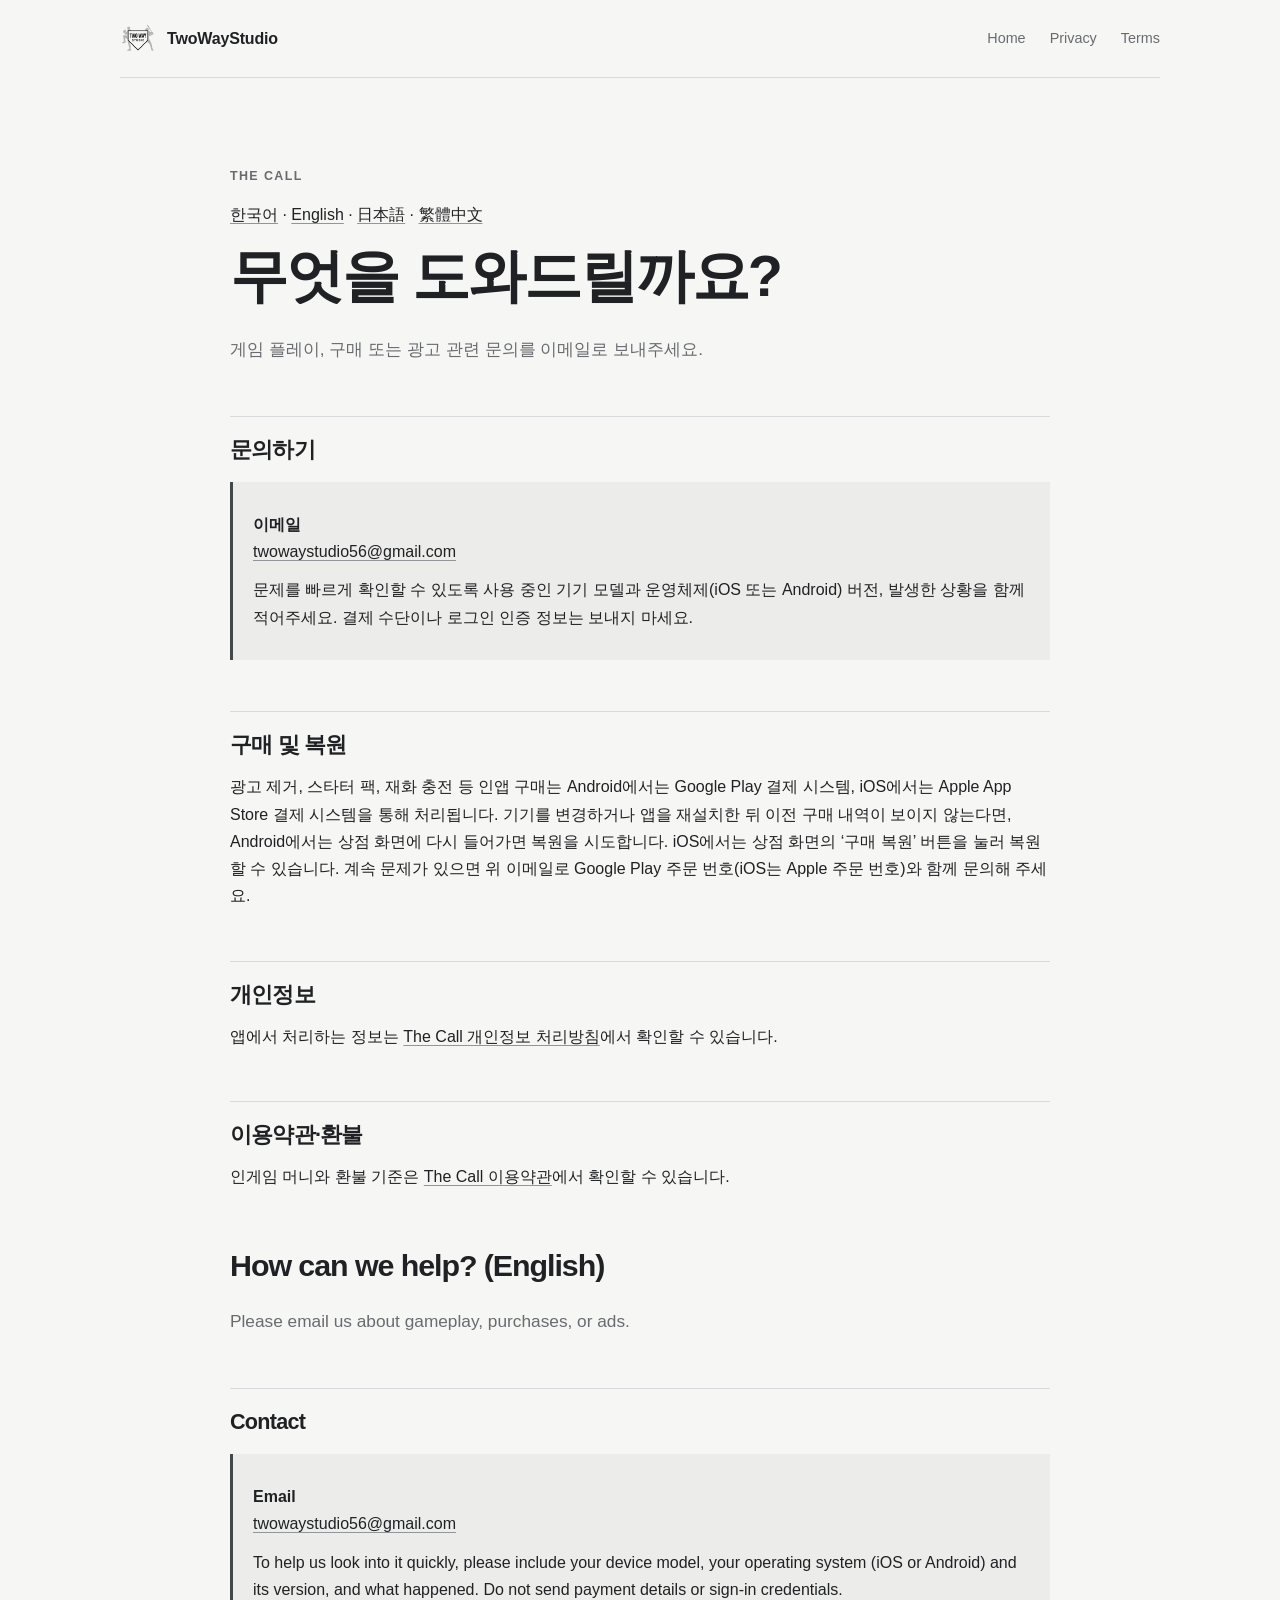
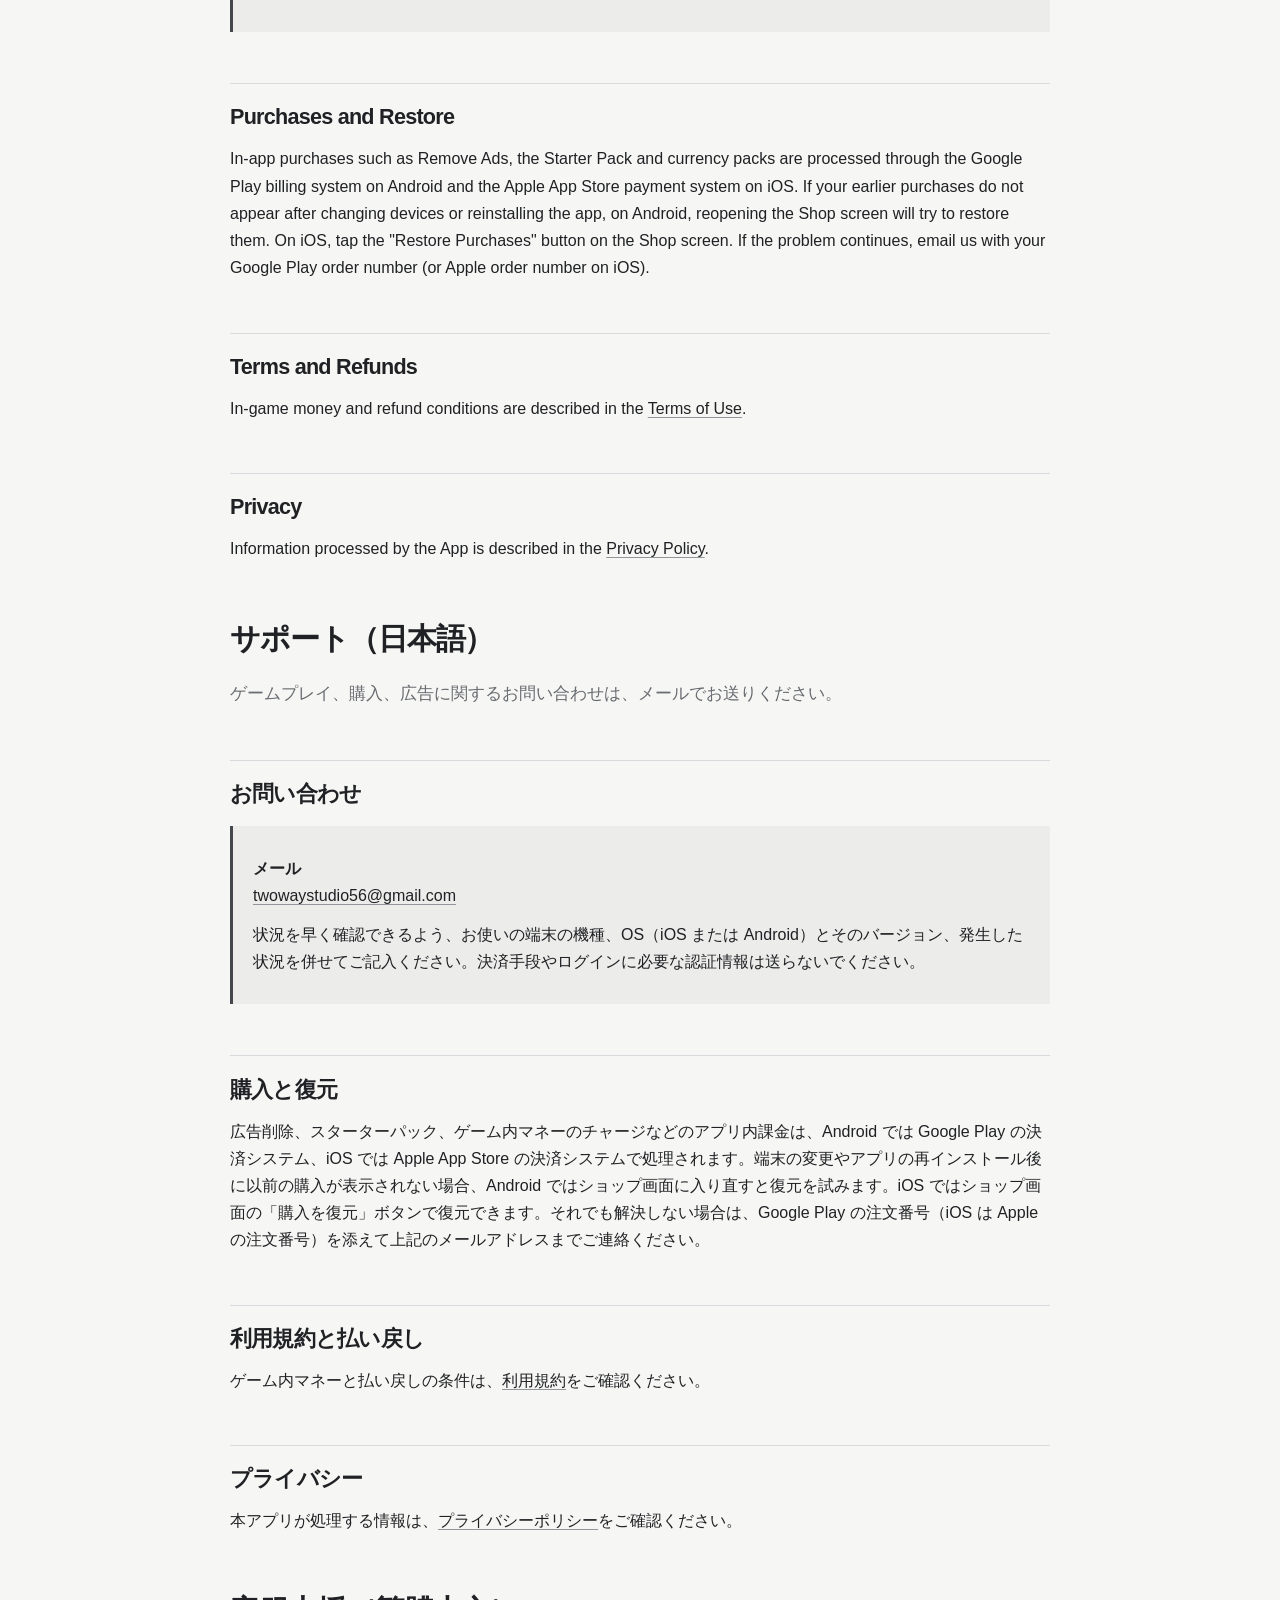
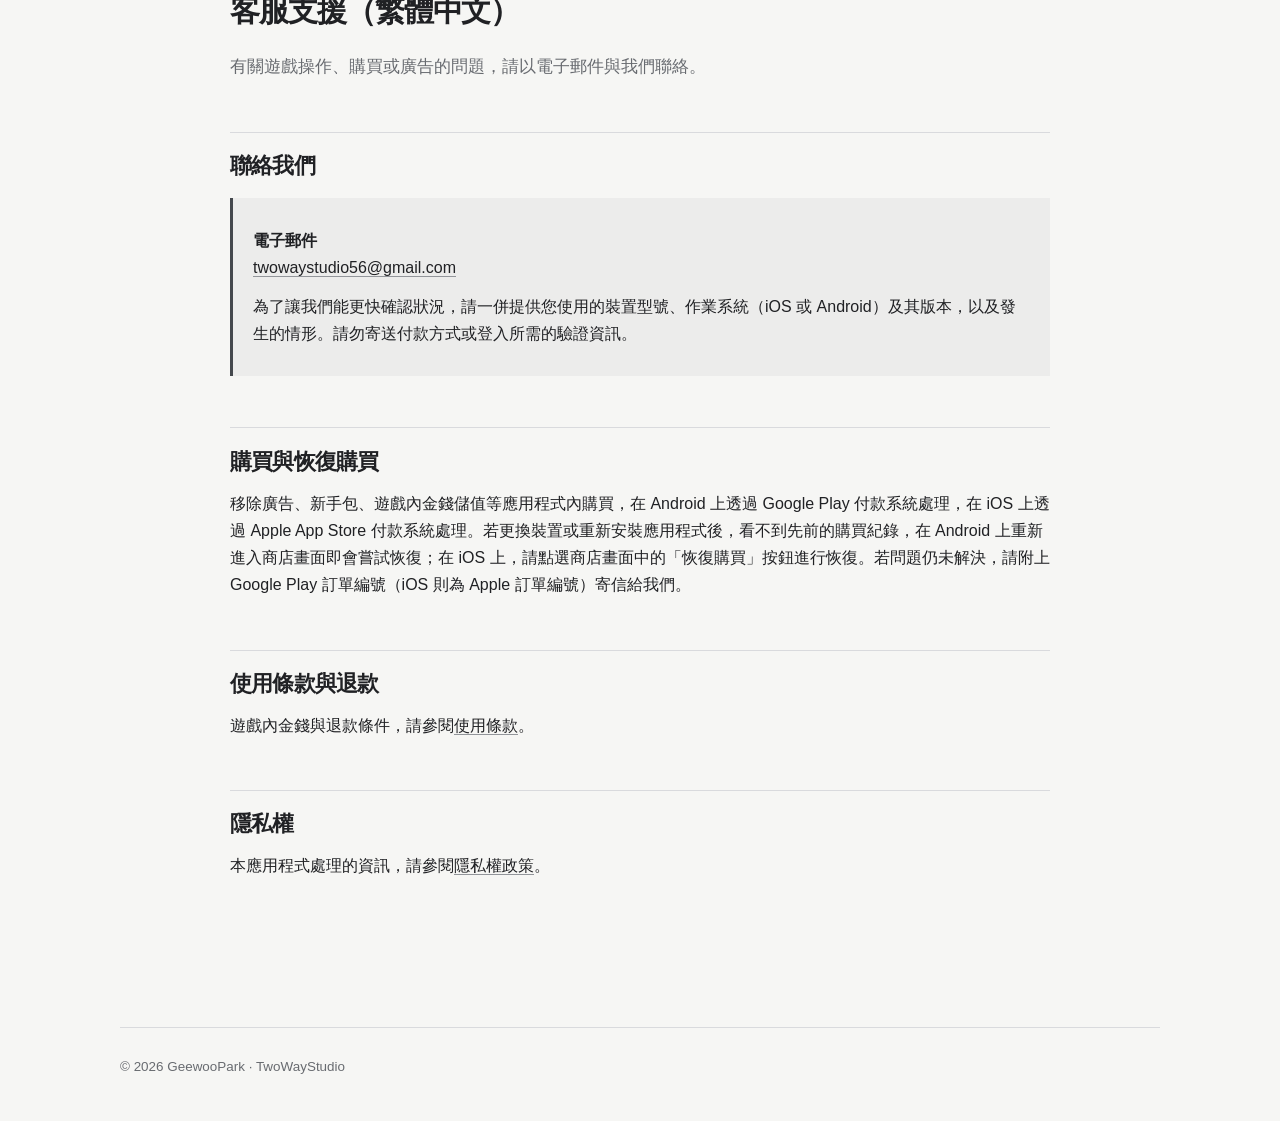
<file: thecall-support.html>
<!doctype html><html lang="ko"><head><meta charset="utf-8"><meta name="viewport" content="width=device-width,initial-scale=1"><meta name="description" content="The Call 고객 지원 안내"><title>The Call 지원</title><link rel="stylesheet" href="styles.css"><link rel="icon" type="image/png" href="TwoWayStudio_Logo.png"></head><body>
<header class="site-header"><a class="brand" href="/"><img src="TwoWayStudio_Logo.png" alt=""><span>TwoWayStudio</span></a><nav class="site-nav" aria-label="주요 메뉴"><a href="/">Home</a><a href="thecall-privacy.html">Privacy</a><a href="thecall-terms.html">Terms</a></nav></header>
<main class="page"><article class="document"><p class="eyebrow">The Call</p><p><a href="#ko">한국어</a> · <a href="#en">English</a> · <a href="#ja">日本語</a> · <a href="#zh-tw">繁體中文</a></p><div id="ko" lang="ko"><h1>무엇을 도와드릴까요?</h1><p class="lead">게임 플레이, 구매 또는 광고 관련 문의를 이메일로 보내주세요.</p><h2>문의하기</h2><div class="notice"><p><strong>이메일</strong><br><a href="mailto:twowaystudio56@gmail.com?subject=The%20Call%20문의">twowaystudio56@gmail.com</a></p><p>문제를 빠르게 확인할 수 있도록 사용 중인 기기 모델과 운영체제(iOS 또는 Android) 버전, 발생한 상황을 함께 적어주세요. 결제 수단이나 로그인 인증 정보는 보내지 마세요.</p></div><h2>구매 및 복원</h2><p>광고 제거, 스타터 팩, 재화 충전 등 인앱 구매는 Android에서는 Google Play 결제 시스템, iOS에서는 Apple App Store 결제 시스템을 통해 처리됩니다. 기기를 변경하거나 앱을 재설치한 뒤 이전 구매 내역이 보이지 않는다면, Android에서는 상점 화면에 다시 들어가면 복원을 시도합니다. iOS에서는 상점 화면의 ‘구매 복원’ 버튼을 눌러 복원할 수 있습니다. 계속 문제가 있으면 위 이메일로 Google Play 주문 번호(iOS는 Apple 주문 번호)와 함께 문의해 주세요.</p><h2>개인정보</h2><p>앱에서 처리하는 정보는 <a href="thecall-privacy.html">The Call 개인정보 처리방침</a>에서 확인할 수 있습니다.</p><h2>이용약관·환불</h2><p>인게임 머니와 환불 기준은 <a href="thecall-terms.html">The Call 이용약관</a>에서 확인할 수 있습니다.</p></div>
<div id="en" lang="en"><h1 style="font-size:1.9rem;margin-top:3.5rem">How can we help? (English)</h1><p class="lead">Please email us about gameplay, purchases, or ads.</p><h2>Contact</h2><div class="notice"><p><strong>Email</strong><br><a href="mailto:twowaystudio56@gmail.com?subject=The%20Call%20Inquiry">twowaystudio56@gmail.com</a></p><p>To help us look into it quickly, please include your device model, your operating system (iOS or Android) and its version, and what happened. Do not send payment details or sign-in credentials.</p></div><h2>Purchases and Restore</h2><p>In-app purchases such as Remove Ads, the Starter Pack and currency packs are processed through the Google Play billing system on Android and the Apple App Store payment system on iOS. If your earlier purchases do not appear after changing devices or reinstalling the app, on Android, reopening the Shop screen will try to restore them. On iOS, tap the "Restore Purchases" button on the Shop screen. If the problem continues, email us with your Google Play order number (or Apple order number on iOS).</p><h2>Terms and Refunds</h2><p>In-game money and refund conditions are described in the <a href="thecall-terms.html">Terms of Use</a>.</p><h2>Privacy</h2><p>Information processed by the App is described in the <a href="thecall-privacy.html#en">Privacy Policy</a>.</p></div>
<div id="ja" lang="ja"><h1 style="font-size:1.9rem;margin-top:3.5rem">サポート（日本語）</h1><p class="lead">ゲームプレイ、購入、広告に関するお問い合わせは、メールでお送りください。</p><h2>お問い合わせ</h2><div class="notice"><p><strong>メール</strong><br><a href="mailto:twowaystudio56@gmail.com?subject=The%20Call%20お問い合わせ">twowaystudio56@gmail.com</a></p><p>状況を早く確認できるよう、お使いの端末の機種、OS（iOS または Android）とそのバージョン、発生した状況を併せてご記入ください。決済手段やログインに必要な認証情報は送らないでください。</p></div><h2>購入と復元</h2><p>広告削除、スターターパック、ゲーム内マネーのチャージなどのアプリ内課金は、Android では Google Play の決済システム、iOS では Apple App Store の決済システムで処理されます。端末の変更やアプリの再インストール後に以前の購入が表示されない場合、Android ではショップ画面に入り直すと復元を試みます。iOS ではショップ画面の「購入を復元」ボタンで復元できます。それでも解決しない場合は、Google Play の注文番号（iOS は Apple の注文番号）を添えて上記のメールアドレスまでご連絡ください。</p><h2>利用規約と払い戻し</h2><p>ゲーム内マネーと払い戻しの条件は、<a href="thecall-terms.html">利用規約</a>をご確認ください。</p><h2>プライバシー</h2><p>本アプリが処理する情報は、<a href="thecall-privacy.html#ja">プライバシーポリシー</a>をご確認ください。</p></div>
<div id="zh-tw" lang="zh-TW"><h1 style="font-size:1.9rem;margin-top:3.5rem">客服支援（繁體中文）</h1><p class="lead">有關遊戲操作、購買或廣告的問題，請以電子郵件與我們聯絡。</p><h2>聯絡我們</h2><div class="notice"><p><strong>電子郵件</strong><br><a href="mailto:twowaystudio56@gmail.com?subject=The%20Call%20%E8%AB%AE%E8%A9%A2">twowaystudio56@gmail.com</a></p><p>為了讓我們能更快確認狀況，請一併提供您使用的裝置型號、作業系統（iOS 或 Android）及其版本，以及發生的情形。請勿寄送付款方式或登入所需的驗證資訊。</p></div><h2>購買與恢復購買</h2><p>移除廣告、新手包、遊戲內金錢儲值等應用程式內購買，在 Android 上透過 Google Play 付款系統處理，在 iOS 上透過 Apple App Store 付款系統處理。若更換裝置或重新安裝應用程式後，看不到先前的購買紀錄，在 Android 上重新進入商店畫面即會嘗試恢復；在 iOS 上，請點選商店畫面中的「恢復購買」按鈕進行恢復。若問題仍未解決，請附上 Google Play 訂單編號（iOS 則為 Apple 訂單編號）寄信給我們。</p><h2>使用條款與退款</h2><p>遊戲內金錢與退款條件，請參閱<a href="thecall-terms.html#zh-tw">使用條款</a>。</p><h2>隱私權</h2><p>本應用程式處理的資訊，請參閱<a href="thecall-privacy.html#zh-tw">隱私權政策</a>。</p></div>
</article></main><footer class="site-footer">© 2026 GeewooPark · TwoWayStudio</footer></body></html>
</file>
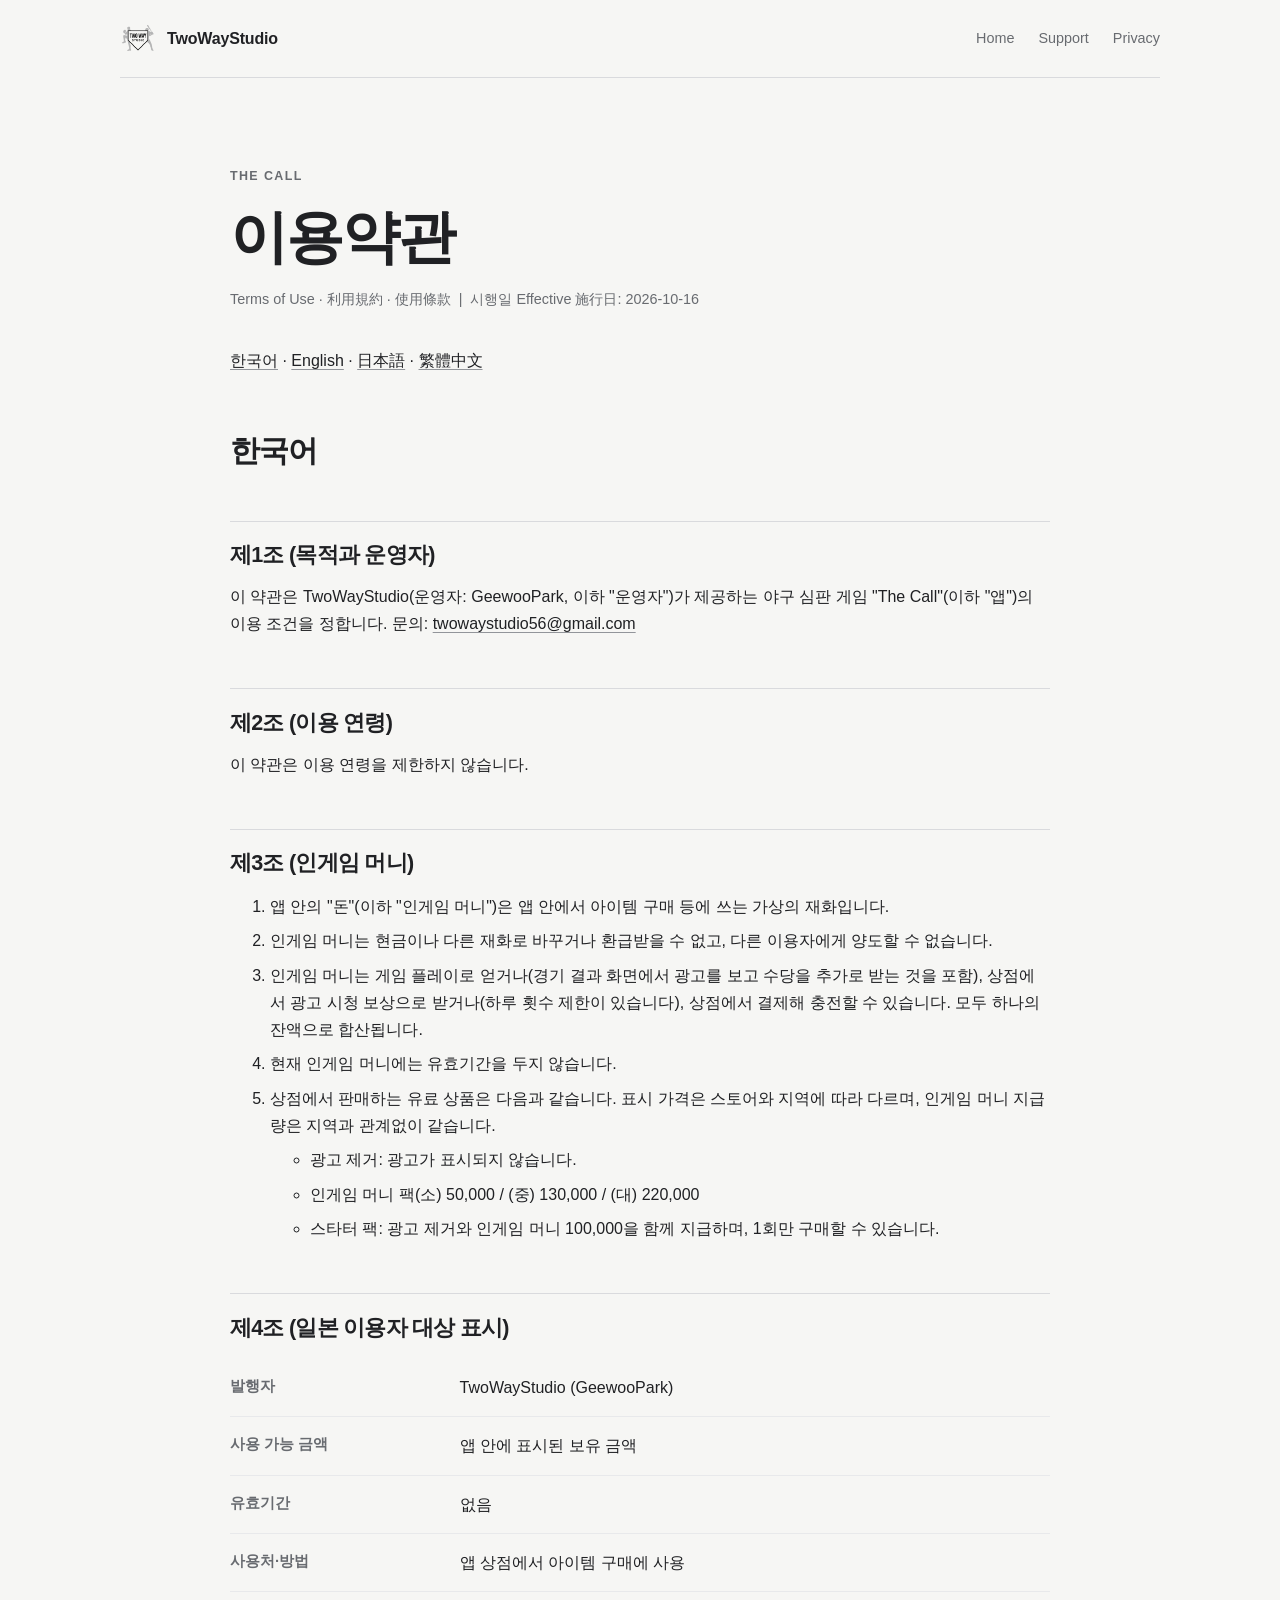
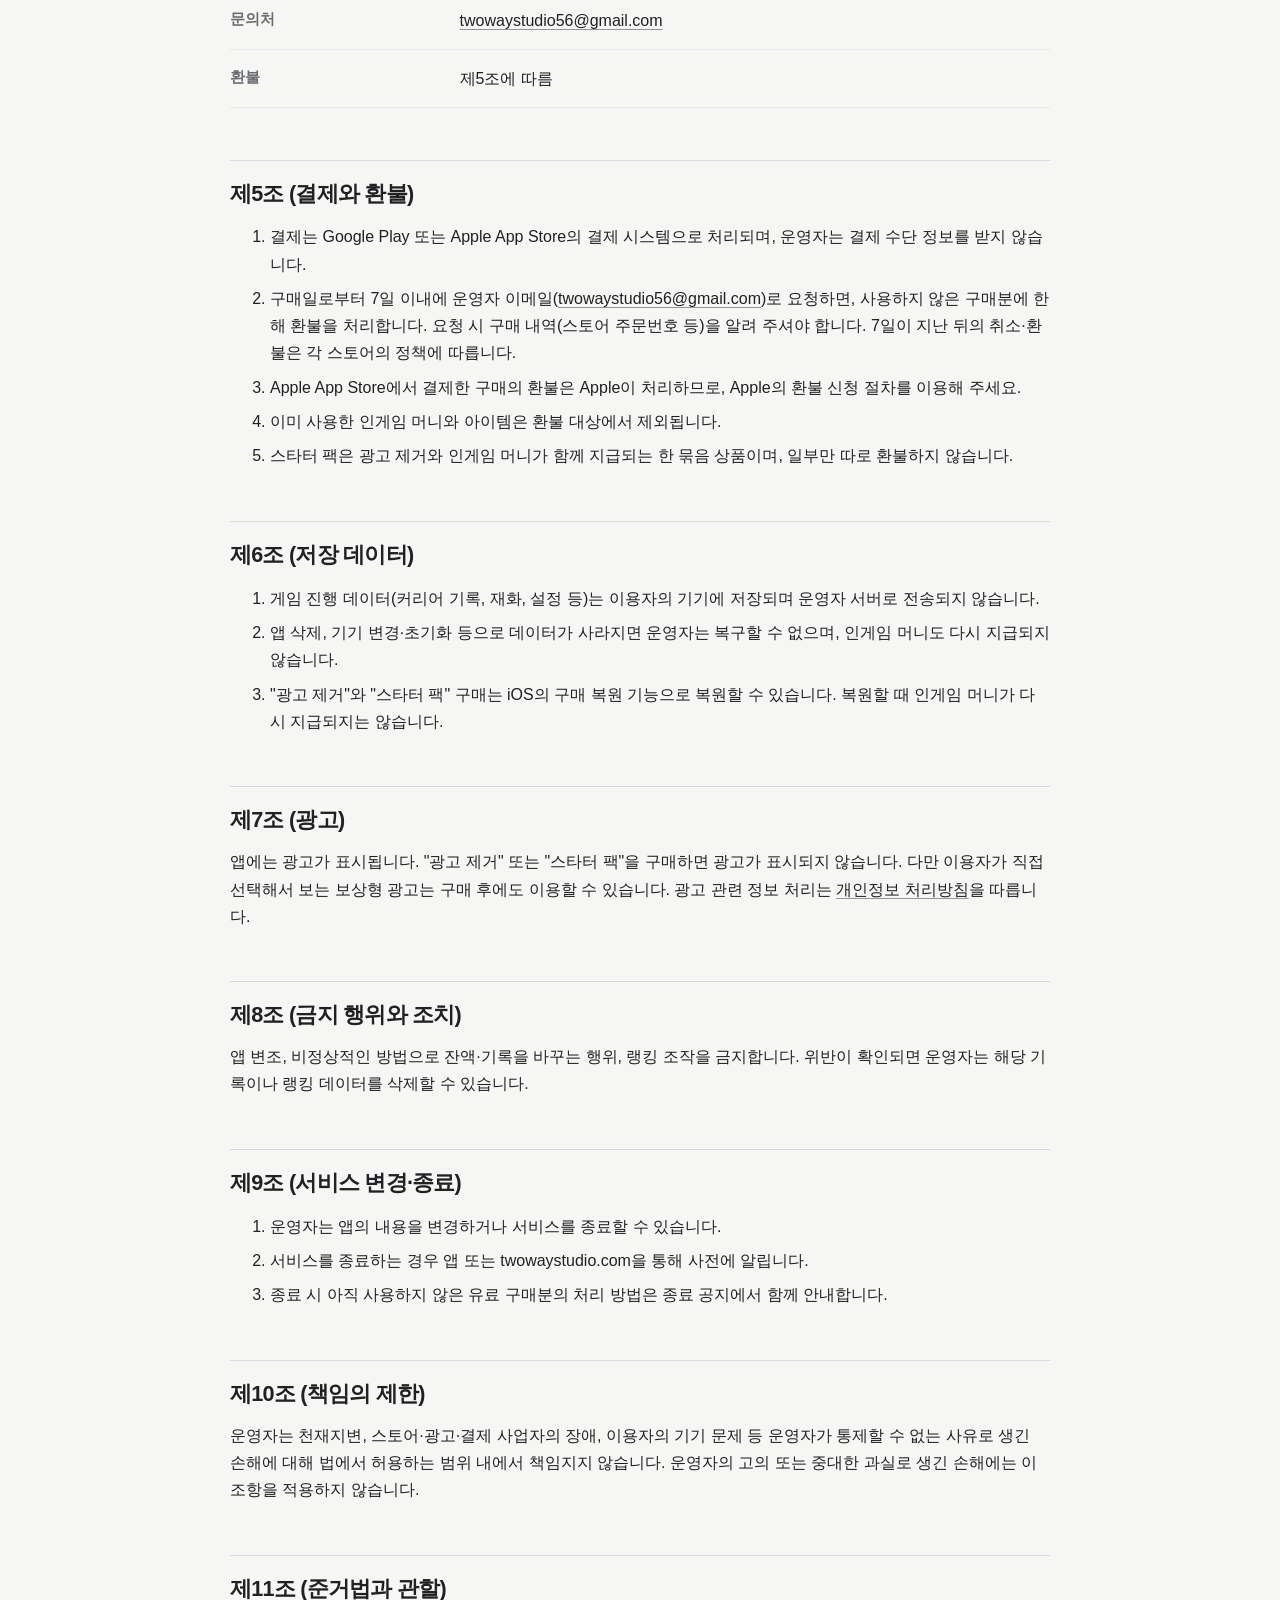
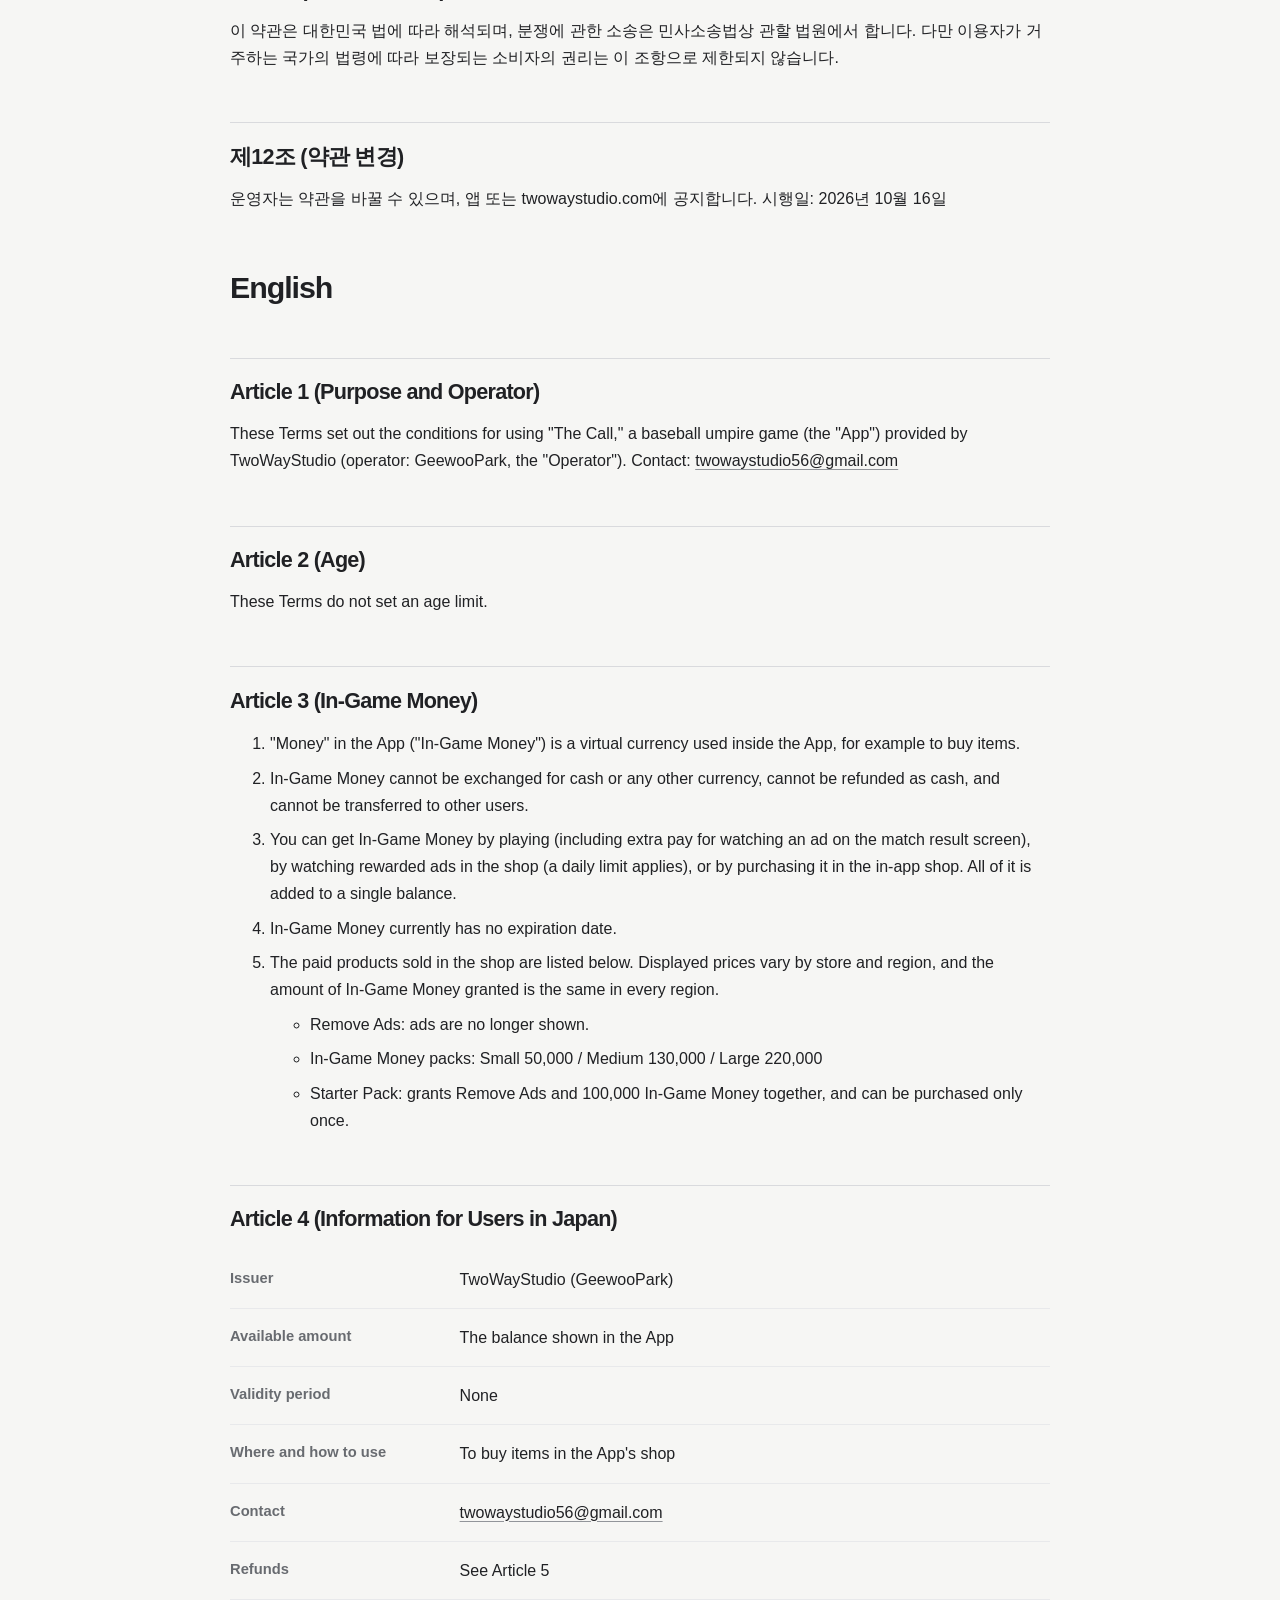
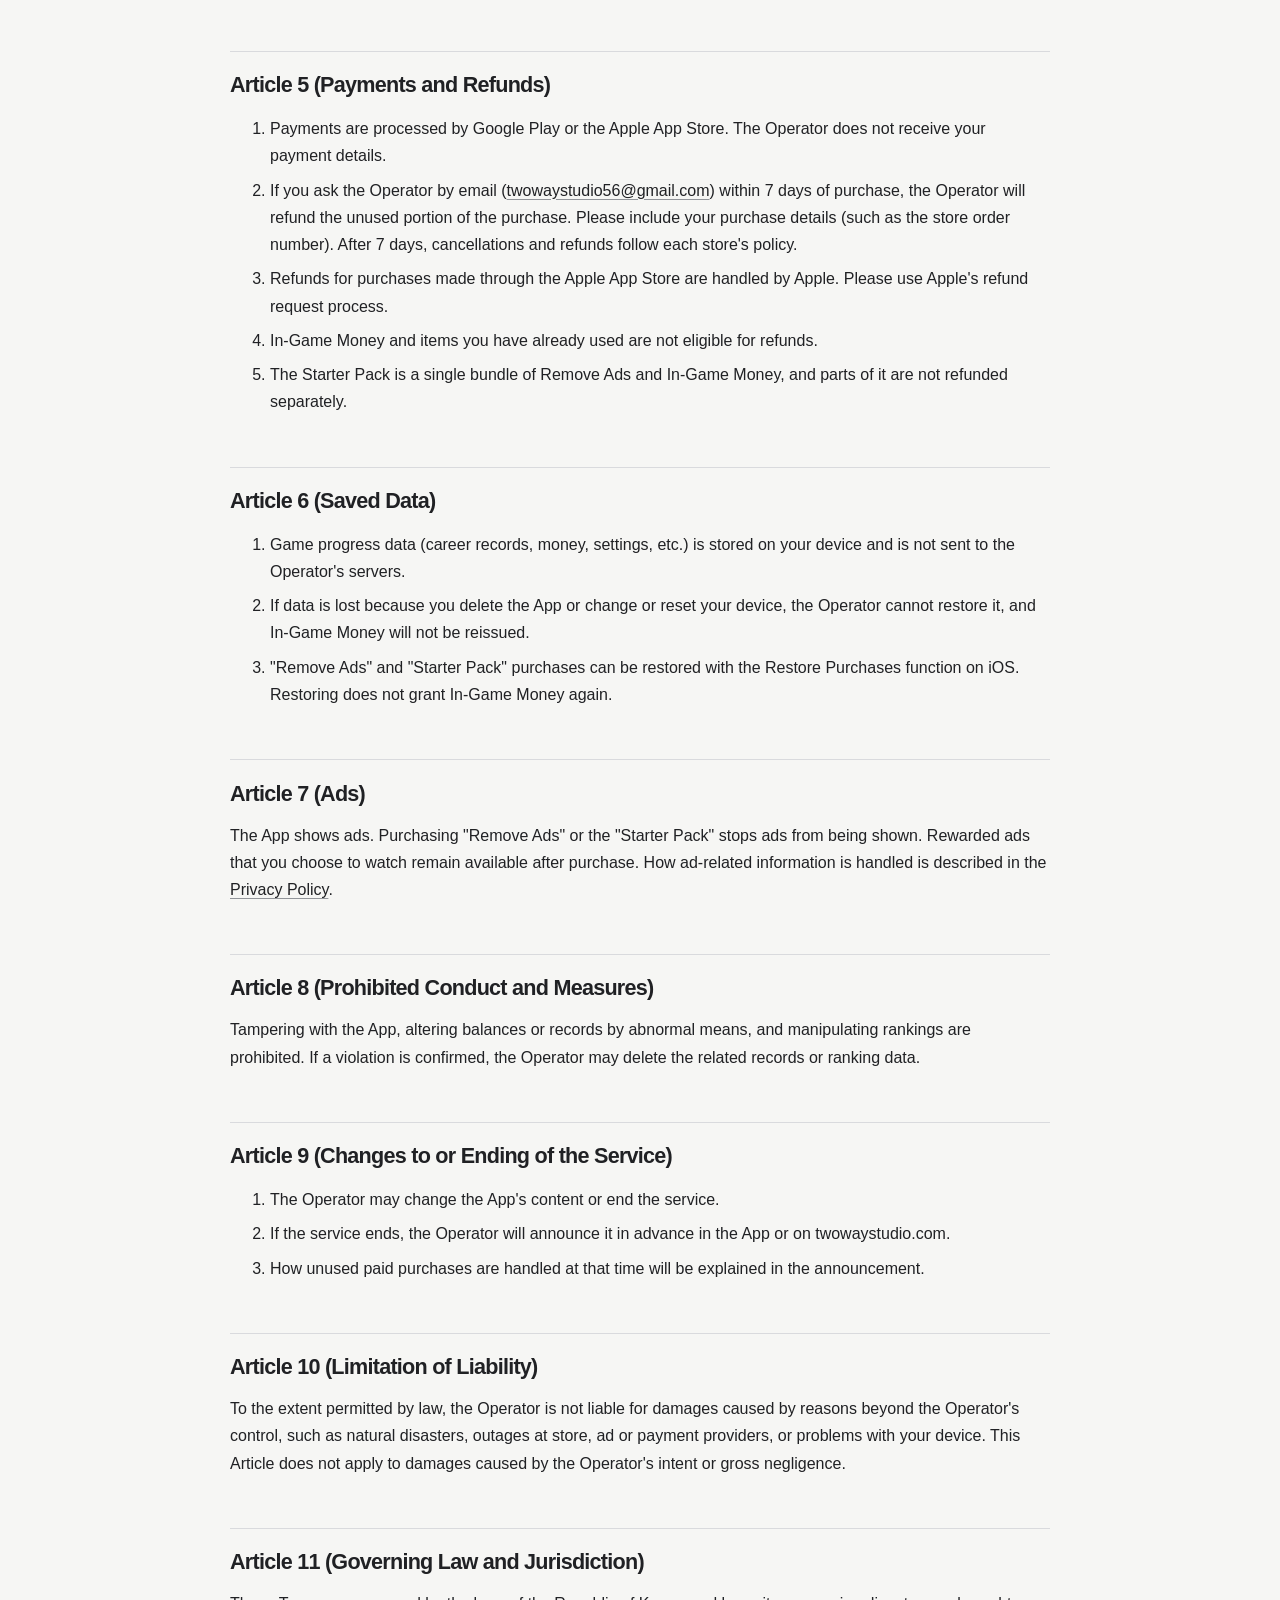
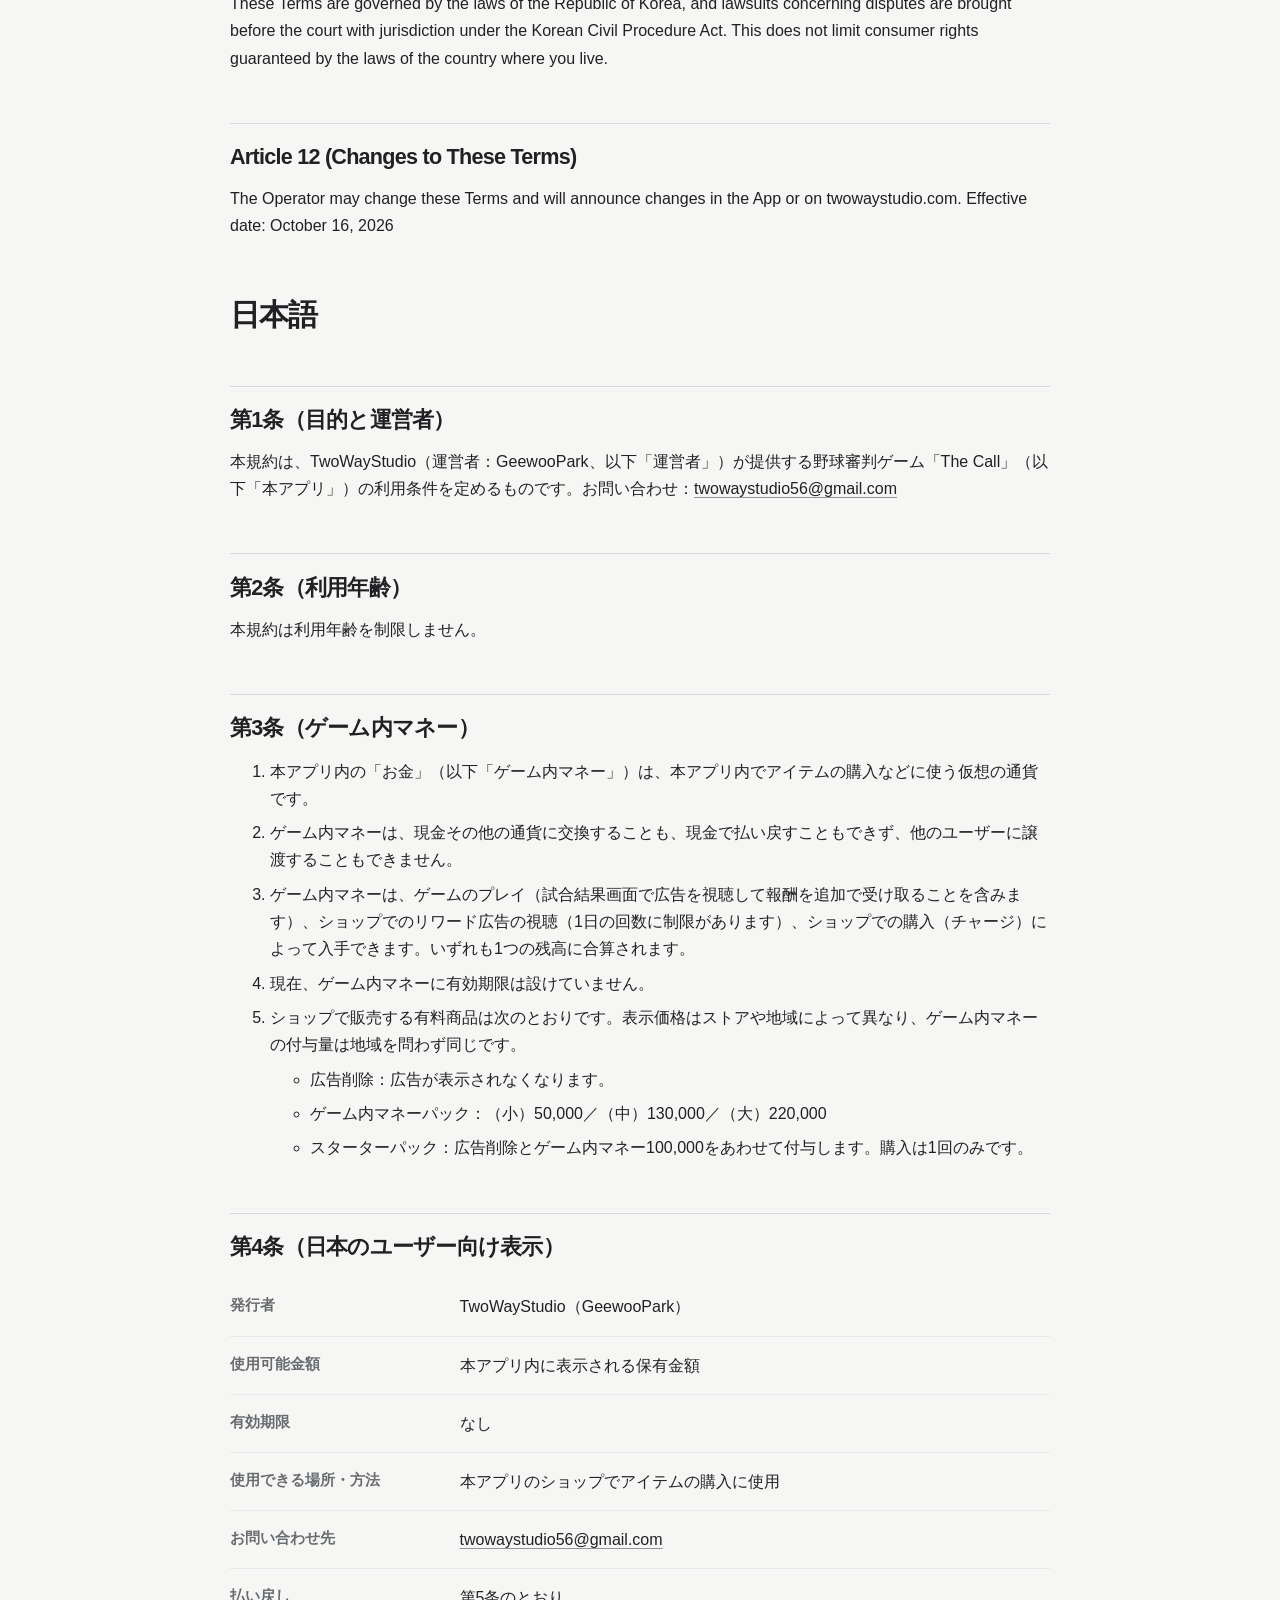
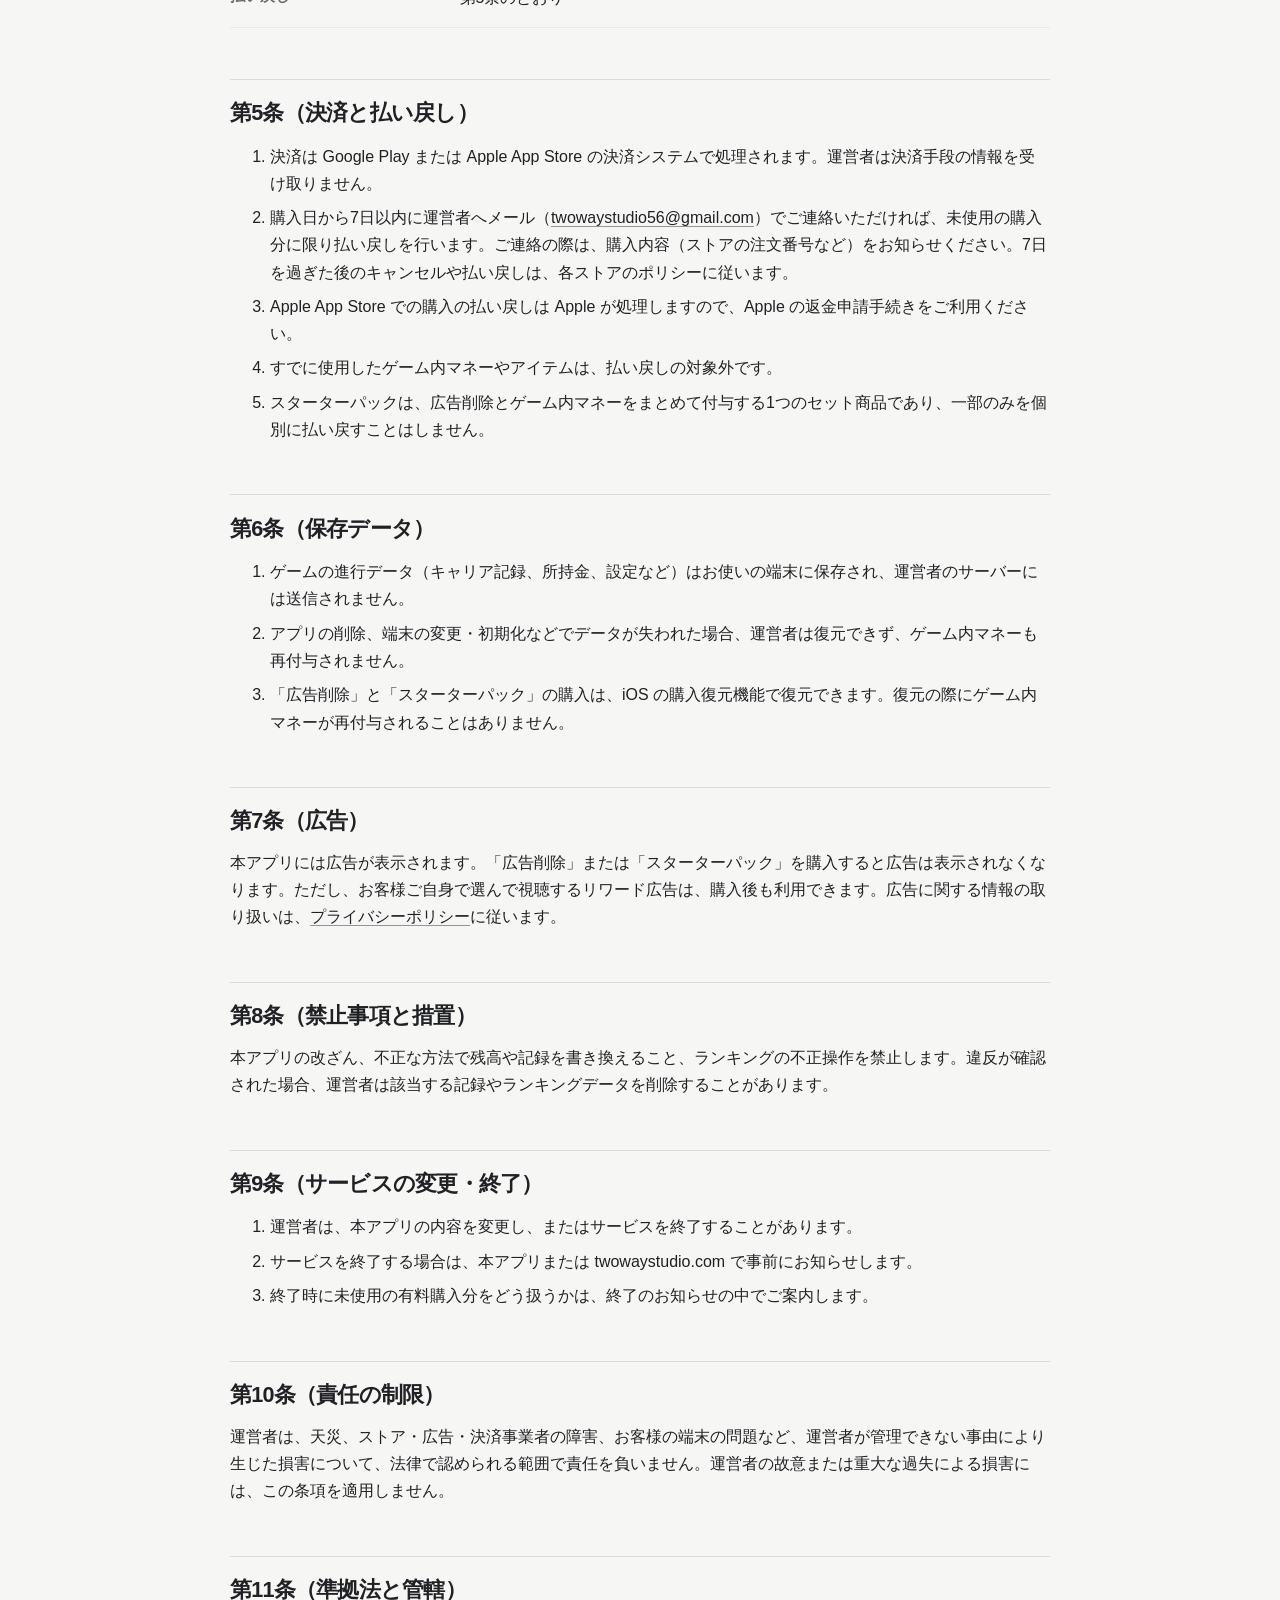
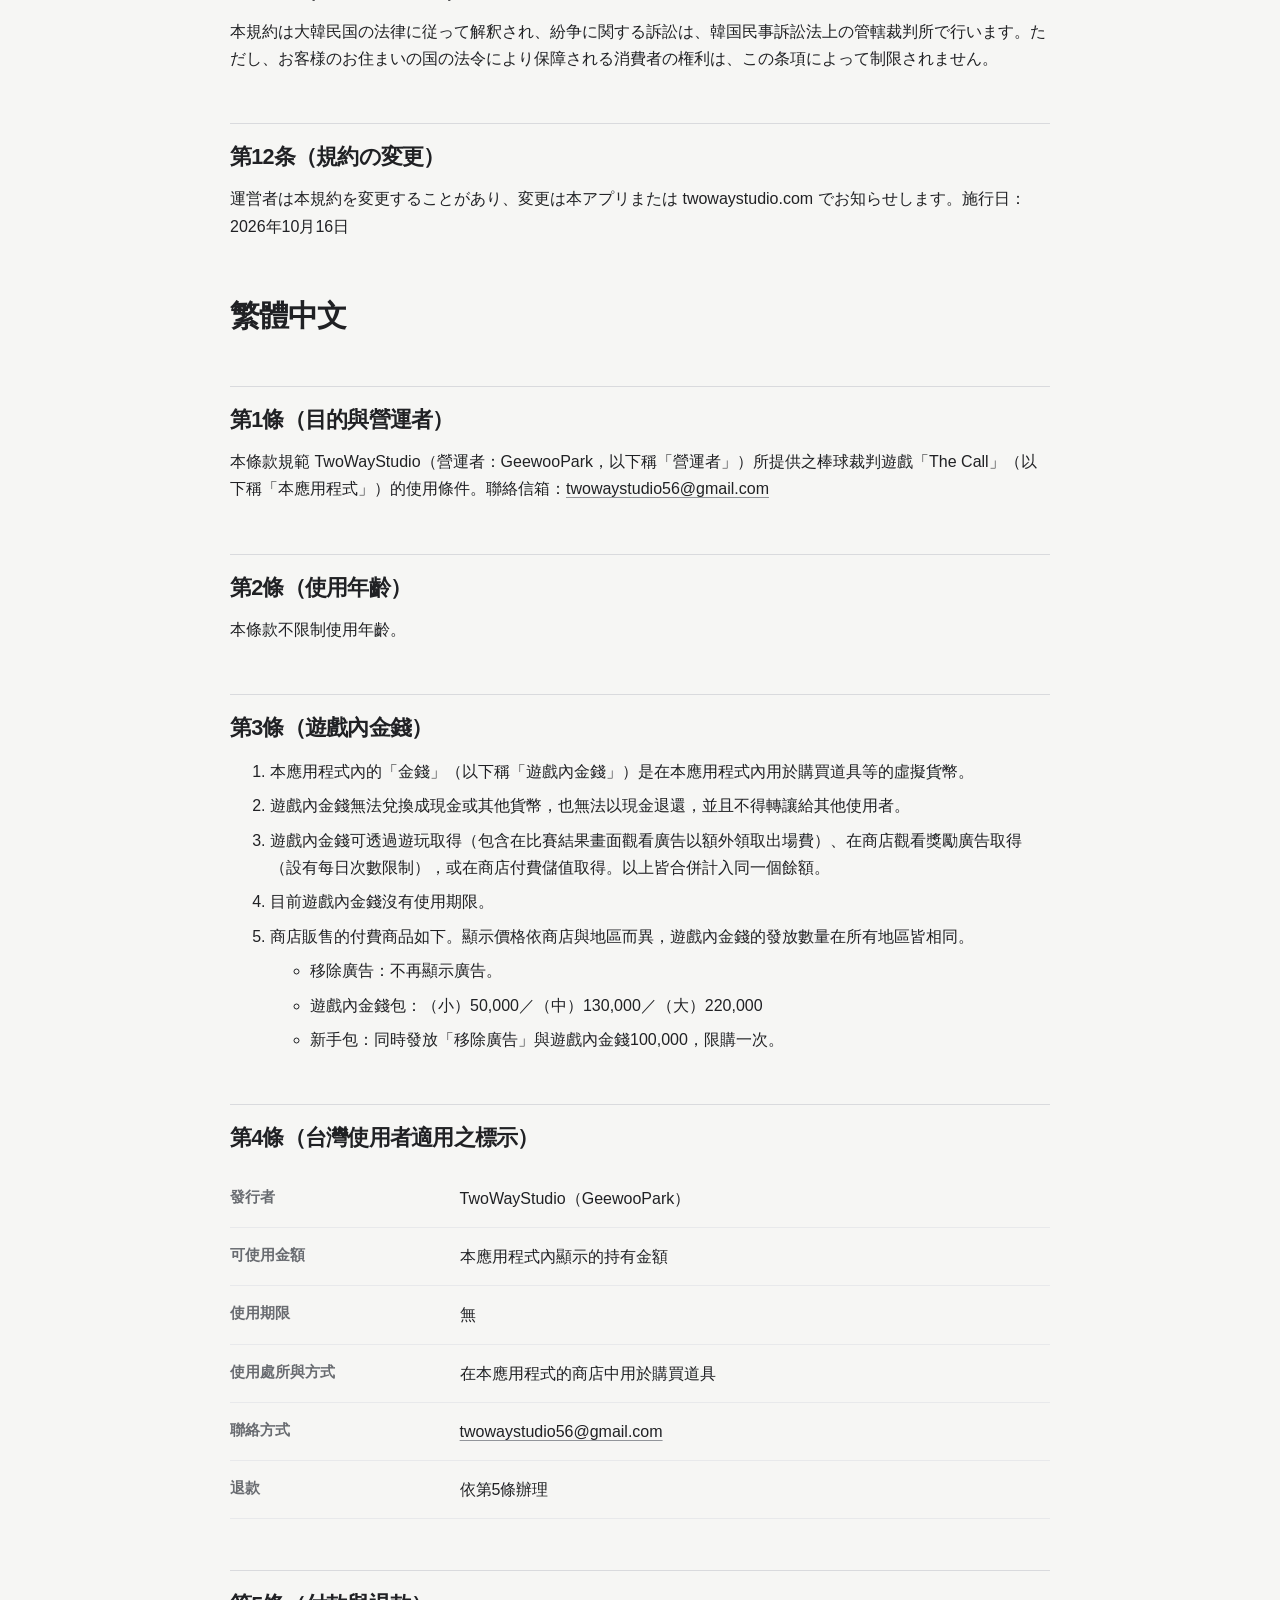
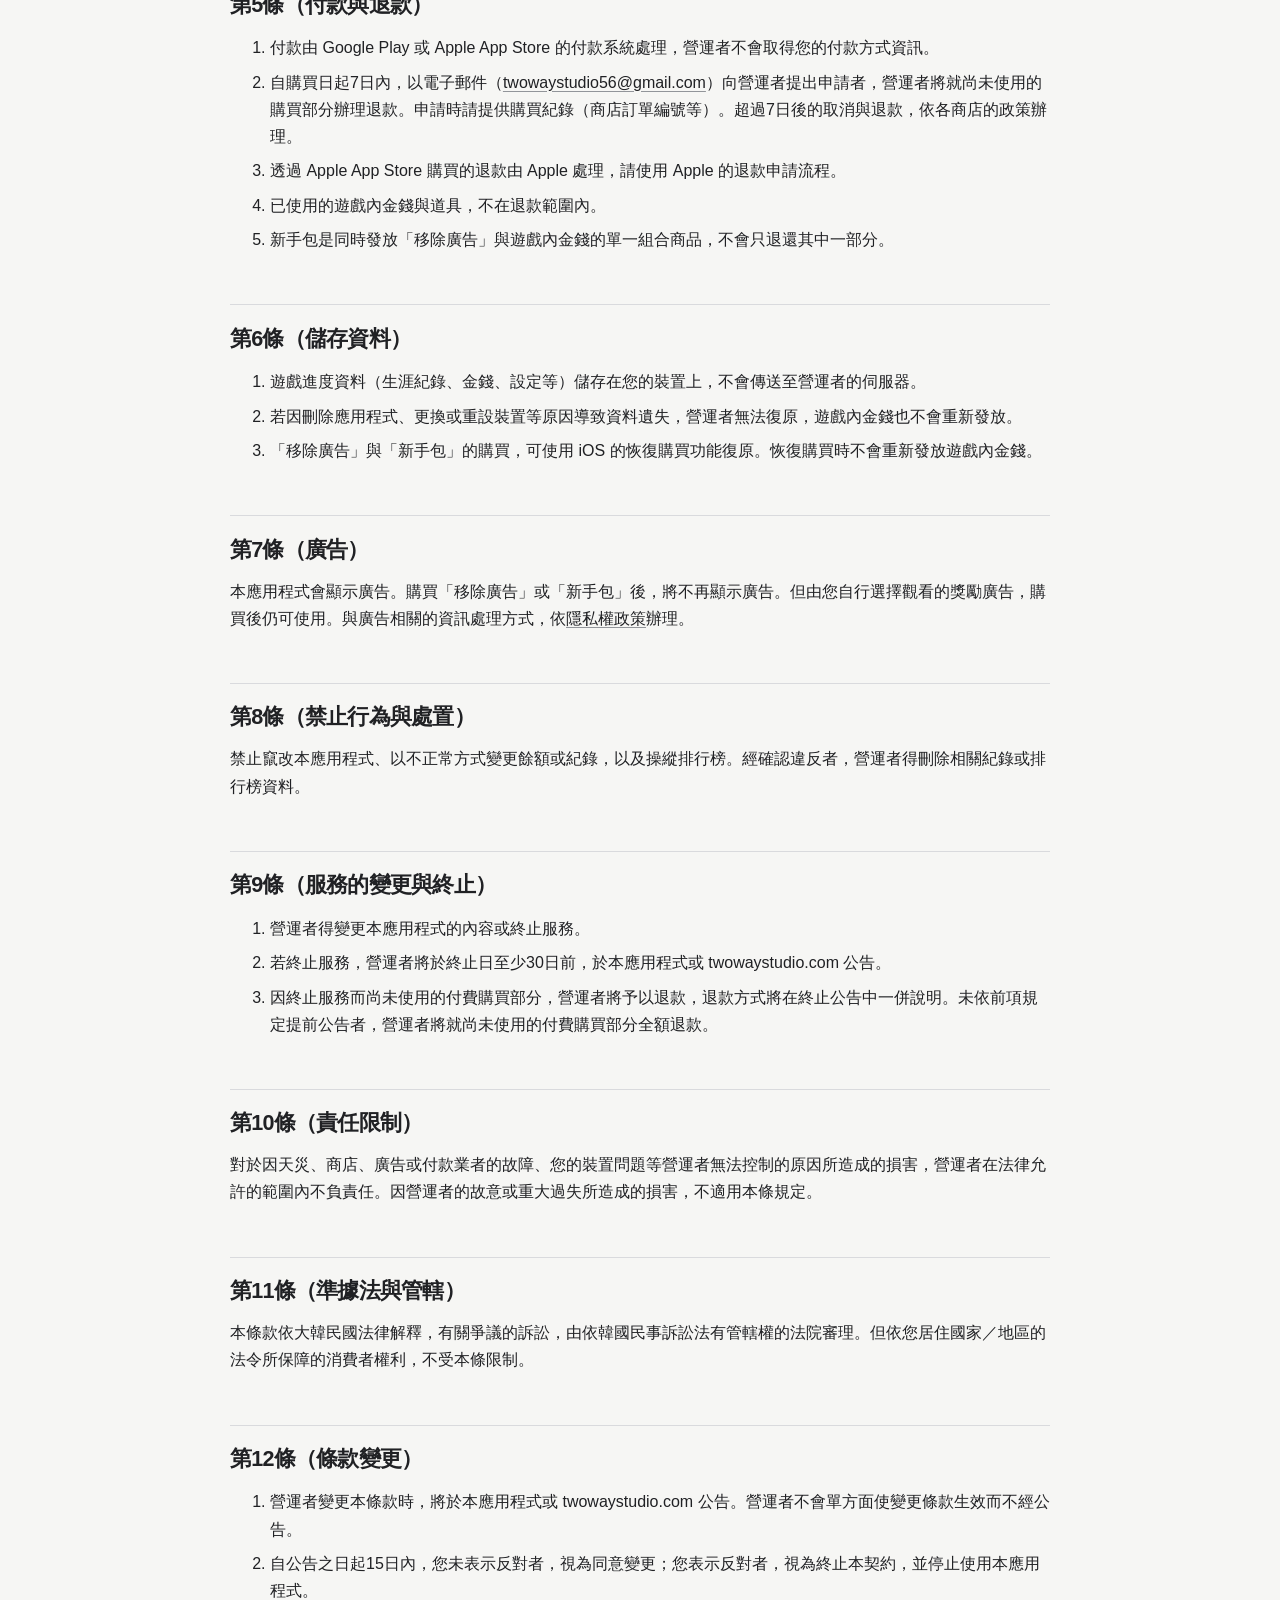
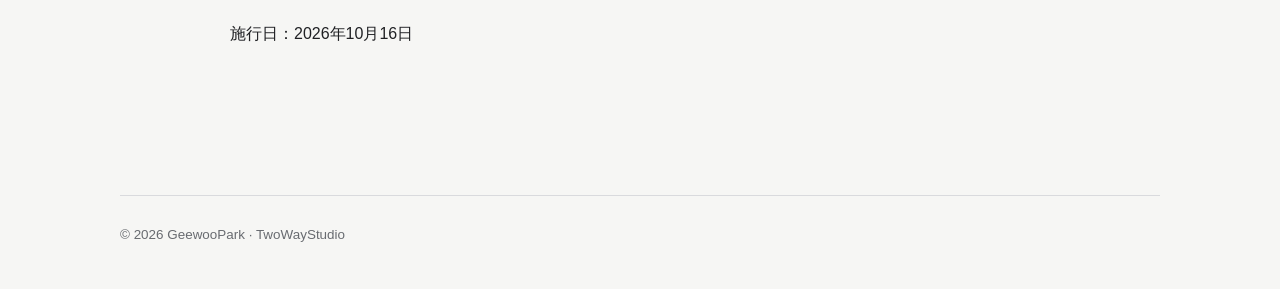
<file: thecall-terms.html>
<!doctype html><html lang="ko"><head><meta charset="utf-8"><meta name="viewport" content="width=device-width,initial-scale=1"><meta name="description" content="The Call 이용약관 / Terms of Use / 利用規約 / 使用條款"><title>The Call 이용약관</title><link rel="stylesheet" href="styles.css"><link rel="icon" type="image/png" href="TwoWayStudio_Logo.png"></head><body>
<header class="site-header"><a class="brand" href="/"><img src="TwoWayStudio_Logo.png" alt=""><span>TwoWayStudio</span></a><nav class="site-nav" aria-label="주요 메뉴"><a href="/">Home</a><a href="thecall-support.html">Support</a><a href="thecall-privacy.html">Privacy</a></nav></header>
<main class="page"><article class="document"><p class="eyebrow">The Call</p><h1>이용약관</h1><p class="meta">Terms of Use · 利用規約 · 使用條款 &nbsp;|&nbsp; 시행일 Effective 施行日: 2026-10-16</p>
<p><a href="#ko">한국어</a> · <a href="#en">English</a> · <a href="#ja">日本語</a> · <a href="#zh-tw">繁體中文</a></p>
<div id="ko" lang="ko"><h1 style="font-size:1.9rem;margin-top:3.5rem">한국어</h1><h2>제1조 (목적과 운영자)</h2><p>이 약관은 TwoWayStudio(운영자: GeewooPark, 이하 "운영자")가 제공하는 야구 심판 게임 "The Call"(이하 "앱")의 이용 조건을 정합니다. 문의: <a href="mailto:twowaystudio56@gmail.com">twowaystudio56@gmail.com</a></p><h2>제2조 (이용 연령)</h2><p>이 약관은 이용 연령을 제한하지 않습니다.</p><h2>제3조 (인게임 머니)</h2><ol><li>앱 안의 "돈"(이하 "인게임 머니")은 앱 안에서 아이템 구매 등에 쓰는 가상의 재화입니다.</li><li>인게임 머니는 현금이나 다른 재화로 바꾸거나 환급받을 수 없고, 다른 이용자에게 양도할 수 없습니다.</li><li>인게임 머니는 게임 플레이로 얻거나(경기 결과 화면에서 광고를 보고 수당을 추가로 받는 것을 포함), 상점에서 광고 시청 보상으로 받거나(하루 횟수 제한이 있습니다), 상점에서 결제해 충전할 수 있습니다. 모두 하나의 잔액으로 합산됩니다.</li><li>현재 인게임 머니에는 유효기간을 두지 않습니다.</li><li>상점에서 판매하는 유료 상품은 다음과 같습니다. 표시 가격은 스토어와 지역에 따라 다르며, 인게임 머니 지급량은 지역과 관계없이 같습니다.<ul><li>광고 제거: 광고가 표시되지 않습니다.</li><li>인게임 머니 팩(소) 50,000 / (중) 130,000 / (대) 220,000</li><li>스타터 팩: 광고 제거와 인게임 머니 100,000을 함께 지급하며, 1회만 구매할 수 있습니다.</li></ul></li></ol><h2>제4조 (일본 이용자 대상 표시)</h2><table><tr><th>발행자</th><td>TwoWayStudio (GeewooPark)</td></tr><tr><th>사용 가능 금액</th><td>앱 안에 표시된 보유 금액</td></tr><tr><th>유효기간</th><td>없음</td></tr><tr><th>사용처·방법</th><td>앱 상점에서 아이템 구매에 사용</td></tr><tr><th>문의처</th><td><a href="mailto:twowaystudio56@gmail.com">twowaystudio56@gmail.com</a></td></tr><tr><th>환불</th><td>제5조에 따름</td></tr></table><h2>제5조 (결제와 환불)</h2><ol><li>결제는 Google Play 또는 Apple App Store의 결제 시스템으로 처리되며, 운영자는 결제 수단 정보를 받지 않습니다.</li><li>구매일로부터 7일 이내에 운영자 이메일(<a href="mailto:twowaystudio56@gmail.com">twowaystudio56@gmail.com</a>)로 요청하면, 사용하지 않은 구매분에 한해 환불을 처리합니다. 요청 시 구매 내역(스토어 주문번호 등)을 알려 주셔야 합니다. 7일이 지난 뒤의 취소·환불은 각 스토어의 정책에 따릅니다.</li><li>Apple App Store에서 결제한 구매의 환불은 Apple이 처리하므로, Apple의 환불 신청 절차를 이용해 주세요.</li><li>이미 사용한 인게임 머니와 아이템은 환불 대상에서 제외됩니다.</li><li>스타터 팩은 광고 제거와 인게임 머니가 함께 지급되는 한 묶음 상품이며, 일부만 따로 환불하지 않습니다.</li></ol><h2>제6조 (저장 데이터)</h2><ol><li>게임 진행 데이터(커리어 기록, 재화, 설정 등)는 이용자의 기기에 저장되며 운영자 서버로 전송되지 않습니다.</li><li>앱 삭제, 기기 변경·초기화 등으로 데이터가 사라지면 운영자는 복구할 수 없으며, 인게임 머니도 다시 지급되지 않습니다.</li><li>"광고 제거"와 "스타터 팩" 구매는 iOS의 구매 복원 기능으로 복원할 수 있습니다. 복원할 때 인게임 머니가 다시 지급되지는 않습니다.</li></ol><h2>제7조 (광고)</h2><p>앱에는 광고가 표시됩니다. "광고 제거" 또는 "스타터 팩"을 구매하면 광고가 표시되지 않습니다. 다만 이용자가 직접 선택해서 보는 보상형 광고는 구매 후에도 이용할 수 있습니다. 광고 관련 정보 처리는 <a href="thecall-privacy.html">개인정보 처리방침</a>을 따릅니다.</p><h2>제8조 (금지 행위와 조치)</h2><p>앱 변조, 비정상적인 방법으로 잔액·기록을 바꾸는 행위, 랭킹 조작을 금지합니다. 위반이 확인되면 운영자는 해당 기록이나 랭킹 데이터를 삭제할 수 있습니다.</p><h2>제9조 (서비스 변경·종료)</h2><ol><li>운영자는 앱의 내용을 변경하거나 서비스를 종료할 수 있습니다.</li><li>서비스를 종료하는 경우 앱 또는 twowaystudio.com을 통해 사전에 알립니다.</li><li>종료 시 아직 사용하지 않은 유료 구매분의 처리 방법은 종료 공지에서 함께 안내합니다.</li></ol><h2>제10조 (책임의 제한)</h2><p>운영자는 천재지변, 스토어·광고·결제 사업자의 장애, 이용자의 기기 문제 등 운영자가 통제할 수 없는 사유로 생긴 손해에 대해 법에서 허용하는 범위 내에서 책임지지 않습니다. 운영자의 고의 또는 중대한 과실로 생긴 손해에는 이 조항을 적용하지 않습니다.</p><h2>제11조 (준거법과 관할)</h2><p>이 약관은 대한민국 법에 따라 해석되며, 분쟁에 관한 소송은 민사소송법상 관할 법원에서 합니다. 다만 이용자가 거주하는 국가의 법령에 따라 보장되는 소비자의 권리는 이 조항으로 제한되지 않습니다.</p><h2>제12조 (약관 변경)</h2><p>운영자는 약관을 바꿀 수 있으며, 앱 또는 twowaystudio.com에 공지합니다. 시행일: 2026년 10월 16일</p></div>
<div id="en" lang="en"><h1 style="font-size:1.9rem;margin-top:3.5rem">English</h1><h2>Article 1 (Purpose and Operator)</h2><p>These Terms set out the conditions for using "The Call," a baseball umpire game (the "App") provided by TwoWayStudio (operator: GeewooPark, the "Operator"). Contact: <a href="mailto:twowaystudio56@gmail.com">twowaystudio56@gmail.com</a></p><h2>Article 2 (Age)</h2><p>These Terms do not set an age limit.</p><h2>Article 3 (In-Game Money)</h2><ol><li>"Money" in the App ("In-Game Money") is a virtual currency used inside the App, for example to buy items.</li><li>In-Game Money cannot be exchanged for cash or any other currency, cannot be refunded as cash, and cannot be transferred to other users.</li><li>You can get In-Game Money by playing (including extra pay for watching an ad on the match result screen), by watching rewarded ads in the shop (a daily limit applies), or by purchasing it in the in-app shop. All of it is added to a single balance.</li><li>In-Game Money currently has no expiration date.</li><li>The paid products sold in the shop are listed below. Displayed prices vary by store and region, and the amount of In-Game Money granted is the same in every region.<ul><li>Remove Ads: ads are no longer shown.</li><li>In-Game Money packs: Small 50,000 / Medium 130,000 / Large 220,000</li><li>Starter Pack: grants Remove Ads and 100,000 In-Game Money together, and can be purchased only once.</li></ul></li></ol><h2>Article 4 (Information for Users in Japan)</h2><table><tr><th>Issuer</th><td>TwoWayStudio (GeewooPark)</td></tr><tr><th>Available amount</th><td>The balance shown in the App</td></tr><tr><th>Validity period</th><td>None</td></tr><tr><th>Where and how to use</th><td>To buy items in the App's shop</td></tr><tr><th>Contact</th><td><a href="mailto:twowaystudio56@gmail.com">twowaystudio56@gmail.com</a></td></tr><tr><th>Refunds</th><td>See Article 5</td></tr></table><h2>Article 5 (Payments and Refunds)</h2><ol><li>Payments are processed by Google Play or the Apple App Store. The Operator does not receive your payment details.</li><li>If you ask the Operator by email (<a href="mailto:twowaystudio56@gmail.com">twowaystudio56@gmail.com</a>) within 7 days of purchase, the Operator will refund the unused portion of the purchase. Please include your purchase details (such as the store order number). After 7 days, cancellations and refunds follow each store's policy.</li><li>Refunds for purchases made through the Apple App Store are handled by Apple. Please use Apple's refund request process.</li><li>In-Game Money and items you have already used are not eligible for refunds.</li><li>The Starter Pack is a single bundle of Remove Ads and In-Game Money, and parts of it are not refunded separately.</li></ol><h2>Article 6 (Saved Data)</h2><ol><li>Game progress data (career records, money, settings, etc.) is stored on your device and is not sent to the Operator's servers.</li><li>If data is lost because you delete the App or change or reset your device, the Operator cannot restore it, and In-Game Money will not be reissued.</li><li>"Remove Ads" and "Starter Pack" purchases can be restored with the Restore Purchases function on iOS. Restoring does not grant In-Game Money again.</li></ol><h2>Article 7 (Ads)</h2><p>The App shows ads. Purchasing "Remove Ads" or the "Starter Pack" stops ads from being shown. Rewarded ads that you choose to watch remain available after purchase. How ad-related information is handled is described in the <a href="thecall-privacy.html#en">Privacy Policy</a>.</p><h2>Article 8 (Prohibited Conduct and Measures)</h2><p>Tampering with the App, altering balances or records by abnormal means, and manipulating rankings are prohibited. If a violation is confirmed, the Operator may delete the related records or ranking data.</p><h2>Article 9 (Changes to or Ending of the Service)</h2><ol><li>The Operator may change the App's content or end the service.</li><li>If the service ends, the Operator will announce it in advance in the App or on twowaystudio.com.</li><li>How unused paid purchases are handled at that time will be explained in the announcement.</li></ol><h2>Article 10 (Limitation of Liability)</h2><p>To the extent permitted by law, the Operator is not liable for damages caused by reasons beyond the Operator's control, such as natural disasters, outages at store, ad or payment providers, or problems with your device. This Article does not apply to damages caused by the Operator's intent or gross negligence.</p><h2>Article 11 (Governing Law and Jurisdiction)</h2><p>These Terms are governed by the laws of the Republic of Korea, and lawsuits concerning disputes are brought before the court with jurisdiction under the Korean Civil Procedure Act. This does not limit consumer rights guaranteed by the laws of the country where you live.</p><h2>Article 12 (Changes to These Terms)</h2><p>The Operator may change these Terms and will announce changes in the App or on twowaystudio.com. Effective date: October 16, 2026</p></div>
<div id="ja" lang="ja"><h1 style="font-size:1.9rem;margin-top:3.5rem">日本語</h1><h2>第1条（目的と運営者）</h2><p>本規約は、TwoWayStudio（運営者：GeewooPark、以下「運営者」）が提供する野球審判ゲーム「The Call」（以下「本アプリ」）の利用条件を定めるものです。お問い合わせ：<a href="mailto:twowaystudio56@gmail.com">twowaystudio56@gmail.com</a></p><h2>第2条（利用年齢）</h2><p>本規約は利用年齢を制限しません。</p><h2>第3条（ゲーム内マネー）</h2><ol><li>本アプリ内の「お金」（以下「ゲーム内マネー」）は、本アプリ内でアイテムの購入などに使う仮想の通貨です。</li><li>ゲーム内マネーは、現金その他の通貨に交換することも、現金で払い戻すこともできず、他のユーザーに譲渡することもできません。</li><li>ゲーム内マネーは、ゲームのプレイ（試合結果画面で広告を視聴して報酬を追加で受け取ることを含みます）、ショップでのリワード広告の視聴（1日の回数に制限があります）、ショップでの購入（チャージ）によって入手できます。いずれも1つの残高に合算されます。</li><li>現在、ゲーム内マネーに有効期限は設けていません。</li><li>ショップで販売する有料商品は次のとおりです。表示価格はストアや地域によって異なり、ゲーム内マネーの付与量は地域を問わず同じです。<ul><li>広告削除：広告が表示されなくなります。</li><li>ゲーム内マネーパック：（小）50,000／（中）130,000／（大）220,000</li><li>スターターパック：広告削除とゲーム内マネー100,000をあわせて付与します。購入は1回のみです。</li></ul></li></ol><h2>第4条（日本のユーザー向け表示）</h2><table><tr><th>発行者</th><td>TwoWayStudio（GeewooPark）</td></tr><tr><th>使用可能金額</th><td>本アプリ内に表示される保有金額</td></tr><tr><th>有効期限</th><td>なし</td></tr><tr><th>使用できる場所・方法</th><td>本アプリのショップでアイテムの購入に使用</td></tr><tr><th>お問い合わせ先</th><td><a href="mailto:twowaystudio56@gmail.com">twowaystudio56@gmail.com</a></td></tr><tr><th>払い戻し</th><td>第5条のとおり</td></tr></table><h2>第5条（決済と払い戻し）</h2><ol><li>決済は Google Play または Apple App Store の決済システムで処理されます。運営者は決済手段の情報を受け取りません。</li><li>購入日から7日以内に運営者へメール（<a href="mailto:twowaystudio56@gmail.com">twowaystudio56@gmail.com</a>）でご連絡いただければ、未使用の購入分に限り払い戻しを行います。ご連絡の際は、購入内容（ストアの注文番号など）をお知らせください。7日を過ぎた後のキャンセルや払い戻しは、各ストアのポリシーに従います。</li><li>Apple App Store での購入の払い戻しは Apple が処理しますので、Apple の返金申請手続きをご利用ください。</li><li>すでに使用したゲーム内マネーやアイテムは、払い戻しの対象外です。</li><li>スターターパックは、広告削除とゲーム内マネーをまとめて付与する1つのセット商品であり、一部のみを個別に払い戻すことはしません。</li></ol><h2>第6条（保存データ）</h2><ol><li>ゲームの進行データ（キャリア記録、所持金、設定など）はお使いの端末に保存され、運営者のサーバーには送信されません。</li><li>アプリの削除、端末の変更・初期化などでデータが失われた場合、運営者は復元できず、ゲーム内マネーも再付与されません。</li><li>「広告削除」と「スターターパック」の購入は、iOS の購入復元機能で復元できます。復元の際にゲーム内マネーが再付与されることはありません。</li></ol><h2>第7条（広告）</h2><p>本アプリには広告が表示されます。「広告削除」または「スターターパック」を購入すると広告は表示されなくなります。ただし、お客様ご自身で選んで視聴するリワード広告は、購入後も利用できます。広告に関する情報の取り扱いは、<a href="thecall-privacy.html#ja">プライバシーポリシー</a>に従います。</p><h2>第8条（禁止事項と措置）</h2><p>本アプリの改ざん、不正な方法で残高や記録を書き換えること、ランキングの不正操作を禁止します。違反が確認された場合、運営者は該当する記録やランキングデータを削除することがあります。</p><h2>第9条（サービスの変更・終了）</h2><ol><li>運営者は、本アプリの内容を変更し、またはサービスを終了することがあります。</li><li>サービスを終了する場合は、本アプリまたは twowaystudio.com で事前にお知らせします。</li><li>終了時に未使用の有料購入分をどう扱うかは、終了のお知らせの中でご案内します。</li></ol><h2>第10条（責任の制限）</h2><p>運営者は、天災、ストア・広告・決済事業者の障害、お客様の端末の問題など、運営者が管理できない事由により生じた損害について、法律で認められる範囲で責任を負いません。運営者の故意または重大な過失による損害には、この条項を適用しません。</p><h2>第11条（準拠法と管轄）</h2><p>本規約は大韓民国の法律に従って解釈され、紛争に関する訴訟は、韓国民事訴訟法上の管轄裁判所で行います。ただし、お客様のお住まいの国の法令により保障される消費者の権利は、この条項によって制限されません。</p><h2>第12条（規約の変更）</h2><p>運営者は本規約を変更することがあり、変更は本アプリまたは twowaystudio.com でお知らせします。施行日：2026年10月16日</p></div>
<div id="zh-tw" lang="zh-TW"><h1 style="font-size:1.9rem;margin-top:3.5rem">繁體中文</h1><h2>第1條（目的與營運者）</h2><p>本條款規範 TwoWayStudio（營運者：GeewooPark，以下稱「營運者」）所提供之棒球裁判遊戲「The Call」（以下稱「本應用程式」）的使用條件。聯絡信箱：<a href="mailto:twowaystudio56@gmail.com">twowaystudio56@gmail.com</a></p><h2>第2條（使用年齡）</h2><p>本條款不限制使用年齡。</p><h2>第3條（遊戲內金錢）</h2><ol><li>本應用程式內的「金錢」（以下稱「遊戲內金錢」）是在本應用程式內用於購買道具等的虛擬貨幣。</li><li>遊戲內金錢無法兌換成現金或其他貨幣，也無法以現金退還，並且不得轉讓給其他使用者。</li><li>遊戲內金錢可透過遊玩取得（包含在比賽結果畫面觀看廣告以額外領取出場費）、在商店觀看獎勵廣告取得（設有每日次數限制），或在商店付費儲值取得。以上皆合併計入同一個餘額。</li><li>目前遊戲內金錢沒有使用期限。</li><li>商店販售的付費商品如下。顯示價格依商店與地區而異，遊戲內金錢的發放數量在所有地區皆相同。<ul><li>移除廣告：不再顯示廣告。</li><li>遊戲內金錢包：（小）50,000／（中）130,000／（大）220,000</li><li>新手包：同時發放「移除廣告」與遊戲內金錢100,000，限購一次。</li></ul></li></ol><h2>第4條（台灣使用者適用之標示）</h2><table><tr><th>發行者</th><td>TwoWayStudio（GeewooPark）</td></tr><tr><th>可使用金額</th><td>本應用程式內顯示的持有金額</td></tr><tr><th>使用期限</th><td>無</td></tr><tr><th>使用處所與方式</th><td>在本應用程式的商店中用於購買道具</td></tr><tr><th>聯絡方式</th><td><a href="mailto:twowaystudio56@gmail.com">twowaystudio56@gmail.com</a></td></tr><tr><th>退款</th><td>依第5條辦理</td></tr></table><h2>第5條（付款與退款）</h2><ol><li>付款由 Google Play 或 Apple App Store 的付款系統處理，營運者不會取得您的付款方式資訊。</li><li>自購買日起7日內，以電子郵件（<a href="mailto:twowaystudio56@gmail.com">twowaystudio56@gmail.com</a>）向營運者提出申請者，營運者將就尚未使用的購買部分辦理退款。申請時請提供購買紀錄（商店訂單編號等）。超過7日後的取消與退款，依各商店的政策辦理。</li><li>透過 Apple App Store 購買的退款由 Apple 處理，請使用 Apple 的退款申請流程。</li><li>已使用的遊戲內金錢與道具，不在退款範圍內。</li><li>新手包是同時發放「移除廣告」與遊戲內金錢的單一組合商品，不會只退還其中一部分。</li></ol><h2>第6條（儲存資料）</h2><ol><li>遊戲進度資料（生涯紀錄、金錢、設定等）儲存在您的裝置上，不會傳送至營運者的伺服器。</li><li>若因刪除應用程式、更換或重設裝置等原因導致資料遺失，營運者無法復原，遊戲內金錢也不會重新發放。</li><li>「移除廣告」與「新手包」的購買，可使用 iOS 的恢復購買功能復原。恢復購買時不會重新發放遊戲內金錢。</li></ol><h2>第7條（廣告）</h2><p>本應用程式會顯示廣告。購買「移除廣告」或「新手包」後，將不再顯示廣告。但由您自行選擇觀看的獎勵廣告，購買後仍可使用。與廣告相關的資訊處理方式，依<a href="thecall-privacy.html#zh-tw">隱私權政策</a>辦理。</p><h2>第8條（禁止行為與處置）</h2><p>禁止竄改本應用程式、以不正常方式變更餘額或紀錄，以及操縱排行榜。經確認違反者，營運者得刪除相關紀錄或排行榜資料。</p><h2>第9條（服務的變更與終止）</h2><ol><li>營運者得變更本應用程式的內容或終止服務。</li><li>若終止服務，營運者將於終止日至少30日前，於本應用程式或 twowaystudio.com 公告。</li><li>因終止服務而尚未使用的付費購買部分，營運者將予以退款，退款方式將在終止公告中一併說明。未依前項規定提前公告者，營運者將就尚未使用的付費購買部分全額退款。</li></ol><h2>第10條（責任限制）</h2><p>對於因天災、商店、廣告或付款業者的故障、您的裝置問題等營運者無法控制的原因所造成的損害，營運者在法律允許的範圍內不負責任。因營運者的故意或重大過失所造成的損害，不適用本條規定。</p><h2>第11條（準據法與管轄）</h2><p>本條款依大韓民國法律解釋，有關爭議的訴訟，由依韓國民事訴訟法有管轄權的法院審理。但依您居住國家／地區的法令所保障的消費者權利，不受本條限制。</p><h2>第12條（條款變更）</h2><ol><li>營運者變更本條款時，將於本應用程式或 twowaystudio.com 公告。營運者不會單方面使變更條款生效而不經公告。</li><li>自公告之日起15日內，您未表示反對者，視為同意變更；您表示反對者，視為終止本契約，並停止使用本應用程式。</li></ol><p>施行日：2026年10月16日</p></div>
</article></main><footer class="site-footer">© 2026 GeewooPark · TwoWayStudio</footer></body></html>
</file>
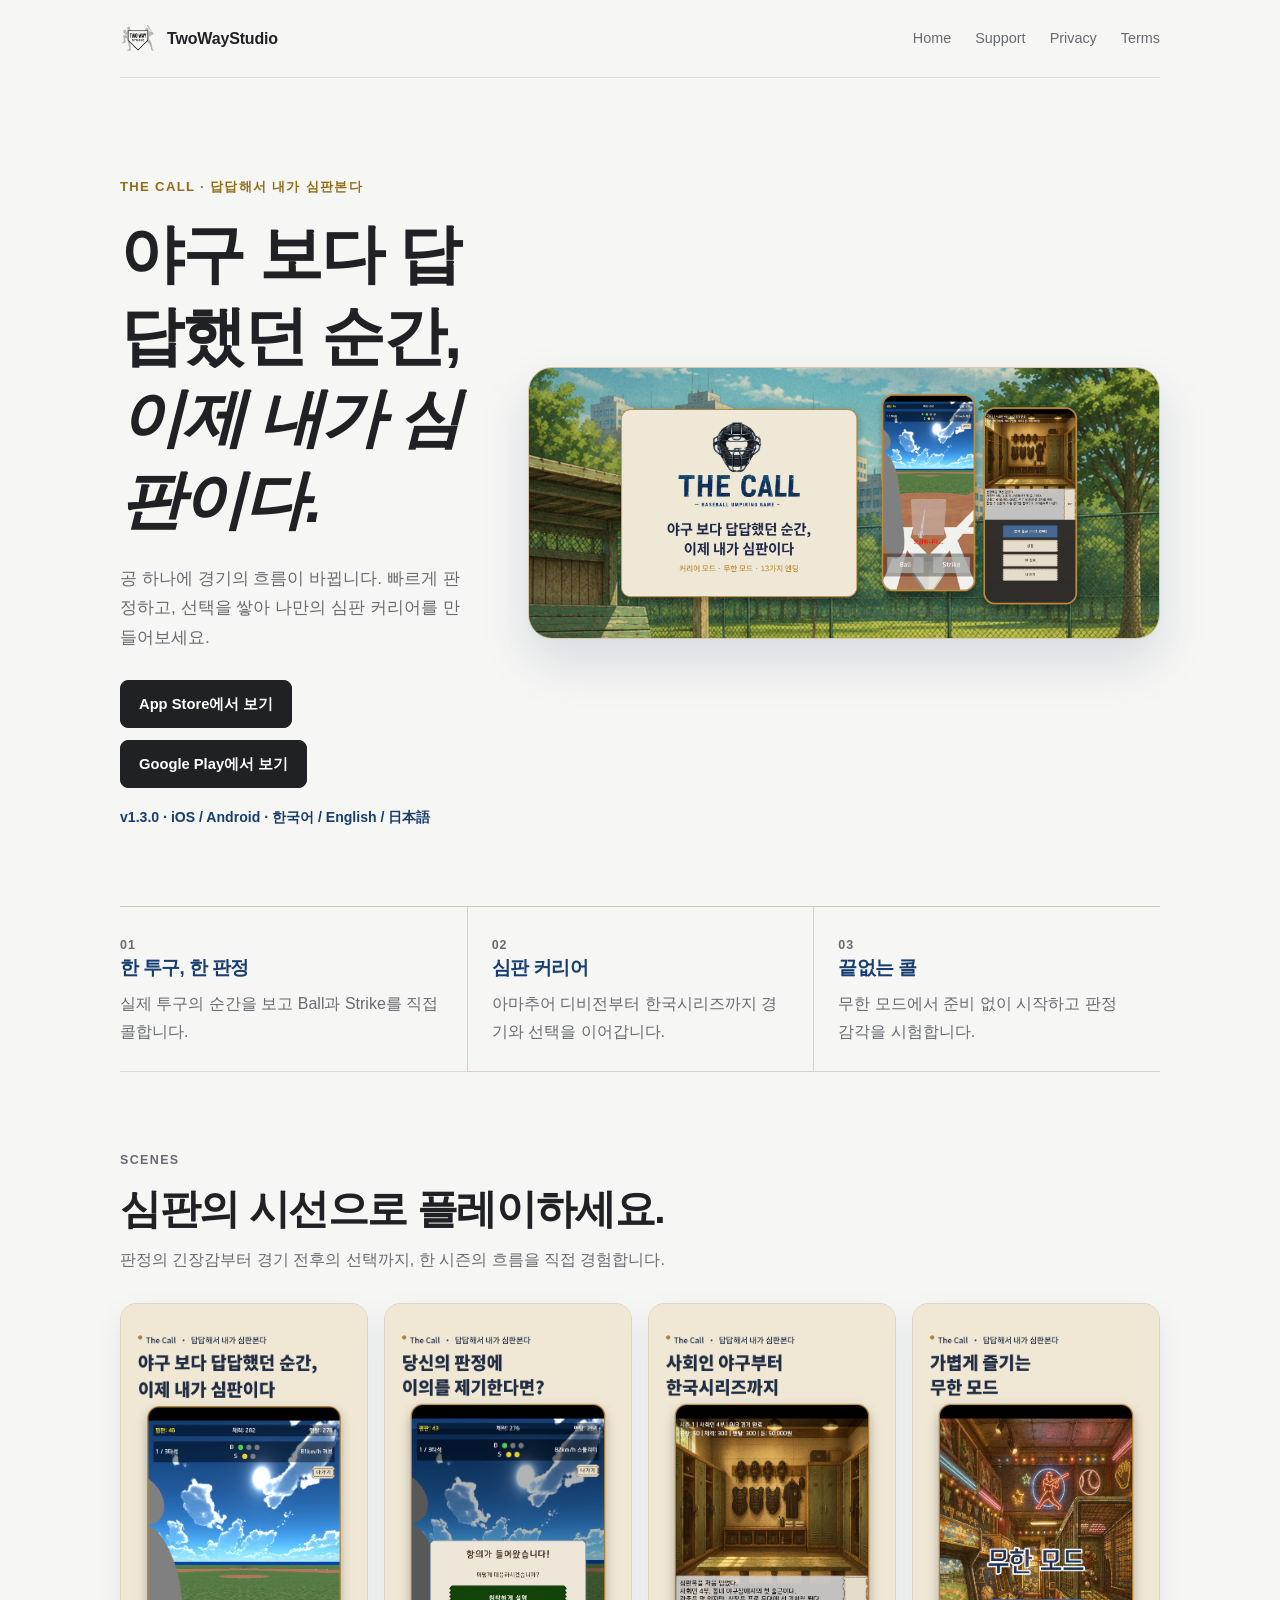
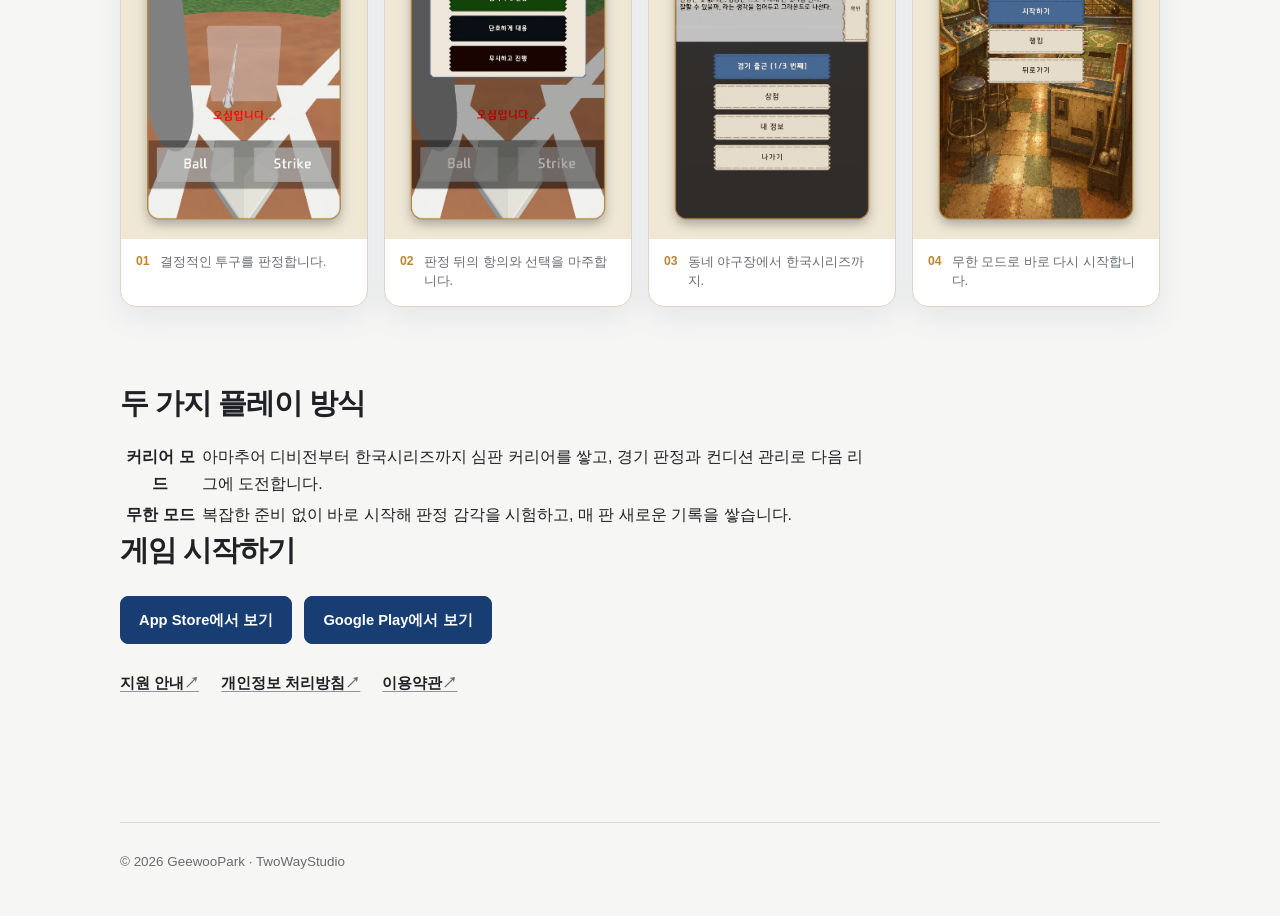
<file: thecall.html>
<!doctype html>
<html lang="ko">
<head>
<meta charset="utf-8">
<meta name="viewport" content="width=device-width,initial-scale=1">
<meta name="description" content="The Call · 야구 심판의 판정을 체험하는 모바일 시뮬레이션 게임.">
<title>The Call · 야구 심판 시뮬레이션 · TwoWayStudio</title>
<link rel="stylesheet" href="styles.css">
<link rel="stylesheet" href="thecall.css">
<link rel="icon" type="image/png" href="TwoWayStudio_Logo.png"></head>
<body>
<header class="site-header"><a class="brand" href="/"><img src="TwoWayStudio_Logo.png" alt=""><span>TwoWayStudio</span></a><nav class="site-nav" aria-label="주요 메뉴"><a href="/">Home</a><a href="thecall-support.html">Support</a><a href="thecall-privacy.html">Privacy</a><a href="thecall-terms.html">Terms</a></nav></header>
<main class="page thecall-page">
  <section class="product-hero thecall-product-hero">
    <div class="product-copy">
      <p class="product-kicker">The Call · 답답해서 내가 심판본다</p>
      <h1>야구 보다 답답했던 순간,<br><em>이제 내가 심판이다.</em></h1>
      <p class="lead">공 하나에 경기의 흐름이 바뀝니다. 빠르게 판정하고, 선택을 쌓아 나만의 심판 커리어를 만들어보세요.</p>
      <div class="store-links">
        <a class="store-link" href="https://apps.apple.com/kr/app/the-call-%EC%95%BC%EA%B5%AC-%EC%8B%AC%ED%8C%90-%EA%B2%8C%EC%9E%84/id6819682845" aria-label="App Store에서 The Call 보기">App Store에서 보기</a>
        <a class="store-link" href="https://play.google.com/store/apps/details?id=com.twowaystudio.thecall">Google Play에서 보기</a>
      </div>
      <p class="thecall-release">v1.3.0 · iOS / Android · 한국어 / English / 日本語</p>
    </div>
    <figure class="thecall-hero-visual"><img src="assets/thecall/hero.png" alt="The Call 게임의 야구장과 심판 판정 화면"></figure>
  </section>

  <section class="product-principles thecall-principles" aria-label="The Call 주요 특징">
    <div class="product-principle"><p class="thecall-index">01</p><h2>한 투구, 한 판정</h2><p>실제 투구의 순간을 보고 Ball과 Strike를 직접 콜합니다.</p></div>
    <div class="product-principle"><p class="thecall-index">02</p><h2>심판 커리어</h2><p>아마추어 디비전부터 한국시리즈까지 경기와 선택을 이어갑니다.</p></div>
    <div class="product-principle"><p class="thecall-index">03</p><h2>끝없는 콜</h2><p>무한 모드에서 준비 없이 시작하고 판정 감각을 시험합니다.</p></div>
  </section>

  <section class="thecall-screenshots" aria-labelledby="thecall-screenshots-title">
    <div class="thecall-section-head"><p class="eyebrow">Scenes</p><h2 id="thecall-screenshots-title">심판의 시선으로 플레이하세요.</h2><p>판정의 긴장감부터 경기 전후의 선택까지, 한 시즌의 흐름을 직접 경험합니다.</p></div>
    <div class="thecall-shot-grid">
      <figure class="thecall-shot"><img src="assets/thecall/judgment.png" alt="투구를 보고 Ball 또는 Strike를 판정하는 화면"><figcaption><strong>01</strong><span>결정적인 투구를 판정합니다.</span></figcaption></figure>
      <figure class="thecall-shot"><img src="assets/thecall/protest.png" alt="판정에 항의하는 상황이 담긴 경기 화면"><figcaption><strong>02</strong><span>판정 뒤의 항의와 선택을 마주합니다.</span></figcaption></figure>
      <figure class="thecall-shot"><img src="assets/thecall/career.png" alt="심판 커리어의 경기 준비 화면"><figcaption><strong>03</strong><span>동네 야구장에서 한국시리즈까지.</span></figcaption></figure>
      <figure class="thecall-shot"><img src="assets/thecall/infinite.png" alt="무한 모드 메뉴 화면"><figcaption><strong>04</strong><span>무한 모드로 바로 다시 시작합니다.</span></figcaption></figure>
    </div>
  </section>

  <section class="product-details thecall-details">
    <h2>두 가지 플레이 방식</h2>
    <table><tr><th>커리어 모드</th><td>아마추어 디비전부터 한국시리즈까지 심판 커리어를 쌓고, 경기 판정과 컨디션 관리로 다음 리그에 도전합니다.</td></tr><tr><th>무한 모드</th><td>복잡한 준비 없이 바로 시작해 판정 감각을 시험하고, 매 판 새로운 기록을 쌓습니다.</td></tr></table>
    <h2>게임 시작하기</h2>
    <div class="store-links"><a class="store-link" href="https://apps.apple.com/kr/app/the-call-%EC%95%BC%EA%B5%AC-%EC%8B%AC%ED%8C%90-%EA%B2%8C%EC%9E%84/id6819682845">App Store에서 보기</a><a class="store-link" href="https://play.google.com/store/apps/details?id=com.twowaystudio.thecall">Google Play에서 보기</a></div>
    <div class="card-links"><a class="button-link" href="thecall-support.html">지원 안내</a><a class="button-link" href="thecall-privacy.html">개인정보 처리방침</a><a class="button-link" href="thecall-terms.html">이용약관</a></div>
  </section>
</main>
<footer class="site-footer">© 2026 GeewooPark · TwoWayStudio</footer>
</body>
</html>
</file>
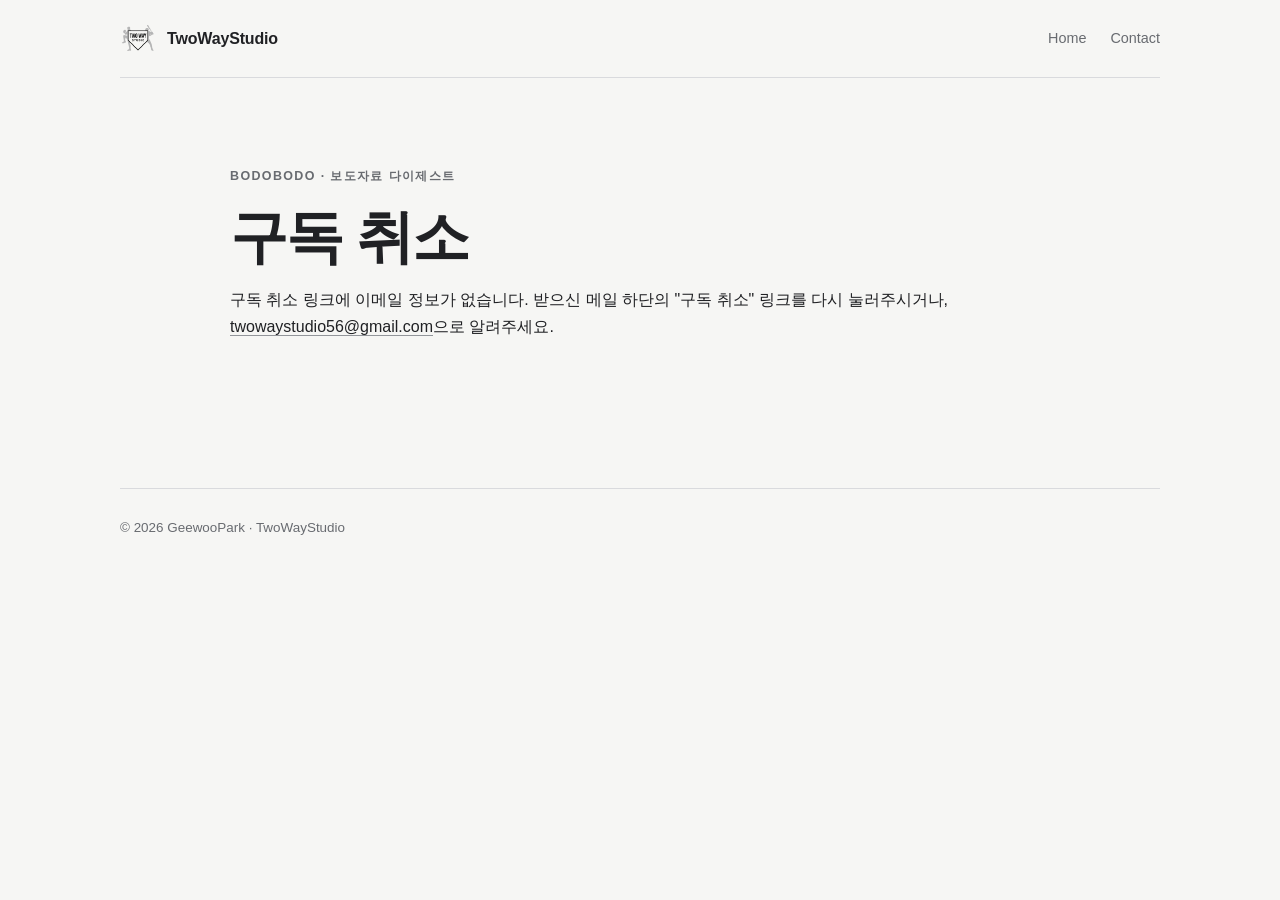
<file: unsubscribe.html>
<!doctype html><html lang="ko"><head><meta charset="utf-8"><meta name="viewport" content="width=device-width,initial-scale=1"><meta name="description" content="Bodobodo · 구독을 취소합니다."><title>구독 취소 · Bodobodo · TwoWayStudio</title><link rel="stylesheet" href="styles.css"><link rel="icon" type="image/png" href="TwoWayStudio_Logo.png"></head><body>
<header class="site-header"><a class="brand" href="/"><img src="TwoWayStudio_Logo.png" alt=""><span>TwoWayStudio</span></a><nav class="site-nav" aria-label="주요 메뉴"><a href="/">Home</a><a href="mailto:twowaystudio56@gmail.com">Contact</a></nav></header>
<main class="page"><article class="document">
<p class="eyebrow">Bodobodo · 보도자료 다이제스트</p>
<h1>구독 취소</h1>
<p class="lead" id="lead-text">아래 버튼을 누르면 <strong id="email-display"></strong> 주소의 구독이 취소됩니다.</p>

<div class="subscribe-form">
  <button type="button" id="confirm-btn">예, 구독 취소</button>
  <p id="form-message" class="form-message" role="status"></p>
</div>

<p class="hint" id="no-email-hint" hidden>구독 취소 링크에 이메일 정보가 없습니다. 받으신 메일 하단의 "구독 취소" 링크를 다시 눌러주시거나, <a href="mailto:twowaystudio56@gmail.com">twowaystudio56@gmail.com</a>으로 알려주세요.</p>

<script>
  // 왜 여기서 Apps Script(script.google.com)로 바로 이동하지 않고 이 페이지를
  // 거치는가: script.google.com/.../exec 링크를 브라우저 주소창/클릭으로 직접 열면
  // (=페이지 전체 이동) 그 브라우저에 구글 계정이 여러 개 로그인돼 있을 때, 구글이
  // 이 요청을 "스크립트 실행"이 아니라 "드라이브 파일 열기"로 잘못 처리해서
  // "현재 파일을 열 수 없습니다" 오류가 나는 경우가 있다(Apps Script 프로젝트가
  // 내부적으로는 드라이브 파일이라서 생기는 문제). fetch()로 호출하면 이 문제를
  // 겪지 않는다 — press-digest.html/press-digest-edit.html의 폼 제출과 같은 이유.
  const APPS_SCRIPT_URL = 'https://script.google.com/macros/s/AKfycbwreTLxf04jkjcBzEqwqPuT2FAJxahKXcpoHLc3ybjSpOzo1xKlc4ioUx6ZTLaEaz2-/exec';

  const btn = document.getElementById('confirm-btn');
  const msg = document.getElementById('form-message');
  const emailDisplay = document.getElementById('email-display');
  const leadText = document.getElementById('lead-text');
  const noEmailHint = document.getElementById('no-email-hint');

  const params = new URLSearchParams(window.location.search);
  const email = (params.get('email') || '').trim().toLowerCase();

  if (!email || email.indexOf('@') === -1) {
    leadText.hidden = true;
    btn.hidden = true;
    noEmailHint.hidden = false;
  } else {
    emailDisplay.textContent = email;
  }

  btn.addEventListener('click', function () {
    btn.disabled = true;
    btn.textContent = '처리 중…';
    msg.className = 'form-message';

    const body = new URLSearchParams({ action: 'unsubscribe_confirm', email: email });
    fetch(APPS_SCRIPT_URL, { method: 'POST', body: body })
      .then(function (res) { return res.text(); })
      .then(function (text) {
        if (text === 'ok' || text === 'not_found') {
          leadText.textContent = text === 'ok'
            ? '구독이 취소되었습니다. 그동안 구독해주셔서 감사합니다.'
            : '이미 구독이 취소되었거나, 등록되지 않은 이메일입니다.';
          btn.hidden = true;
        } else {
          throw new Error('unexpected response');
        }
      })
      .catch(function () {
        msg.textContent = '처리 중 문제가 생겼습니다. 잠시 후 다시 시도해주시거나, twowaystudio56@gmail.com으로 알려주세요.';
        msg.className = 'form-message show error';
        btn.disabled = false;
        btn.textContent = '예, 구독 취소';
      });
  });
</script>
</article></main>
<footer class="site-footer">© 2026 GeewooPark · TwoWayStudio</footer></body></html>
</file>
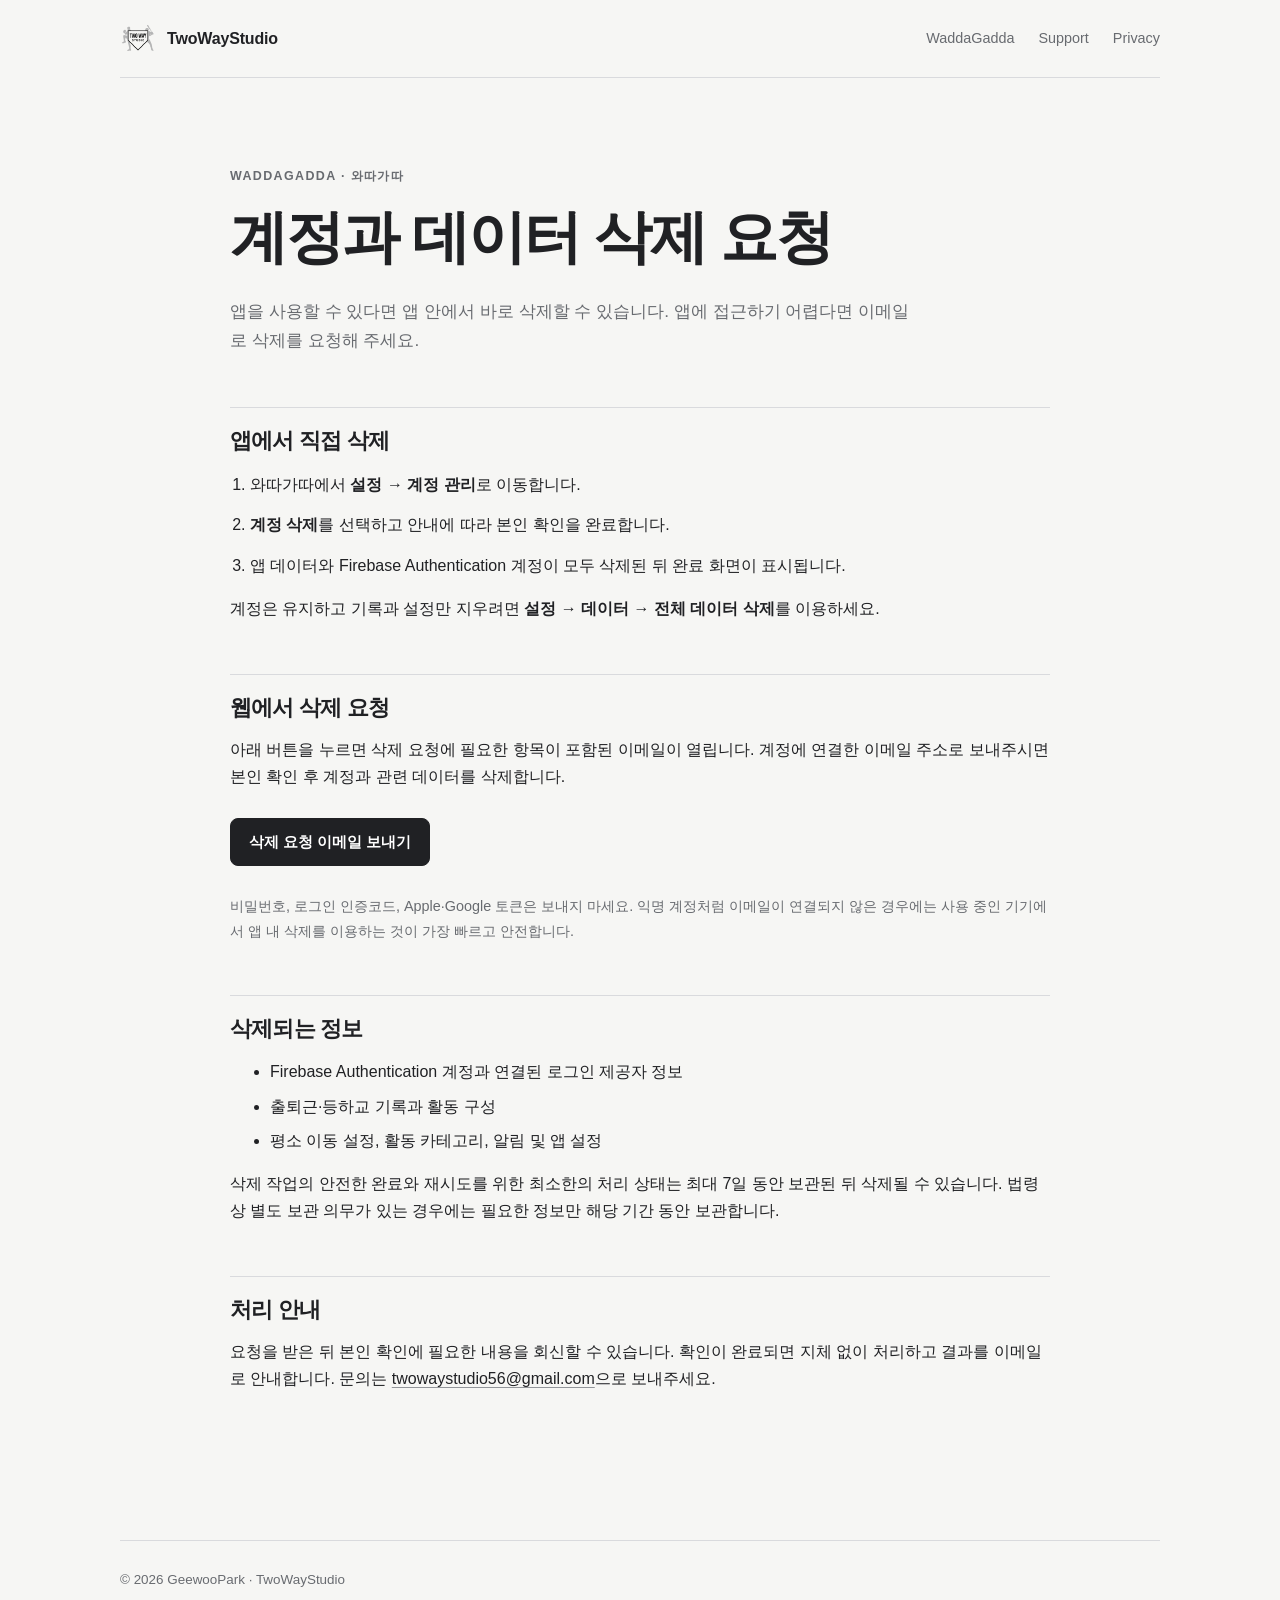
<file: waddagadda-delete-account.html>
<!doctype html><html lang="ko"><head><meta charset="utf-8"><meta name="viewport" content="width=device-width,initial-scale=1"><meta name="description" content="WaddaGadda(와따가따) 계정과 데이터 삭제 요청 안내"><title>WaddaGadda 계정 삭제 요청</title><link rel="stylesheet" href="styles.css"><link rel="icon" type="image/png" href="TwoWayStudio_Logo.png"></head><body>
<header class="site-header"><a class="brand" href="/"><img src="TwoWayStudio_Logo.png" alt=""><span>TwoWayStudio</span></a><nav class="site-nav" aria-label="주요 메뉴"><a href="waddagadda.html">WaddaGadda</a><a href="waddagadda-support.html">Support</a><a href="waddagadda-privacy.html">Privacy</a></nav></header>
<main class="page"><article class="document"><p class="eyebrow">WaddaGadda · 와따가따</p><h1>계정과 데이터 삭제 요청</h1><p class="lead">앱을 사용할 수 있다면 앱 안에서 바로 삭제할 수 있습니다. 앱에 접근하기 어렵다면 이메일로 삭제를 요청해 주세요.</p>
<h2>앱에서 직접 삭제</h2><ol class="request-steps"><li>와따가따에서 <strong>설정 → 계정 관리</strong>로 이동합니다.</li><li><strong>계정 삭제</strong>를 선택하고 안내에 따라 본인 확인을 완료합니다.</li><li>앱 데이터와 Firebase Authentication 계정이 모두 삭제된 뒤 완료 화면이 표시됩니다.</li></ol><p>계정은 유지하고 기록과 설정만 지우려면 <strong>설정 → 데이터 → 전체 데이터 삭제</strong>를 이용하세요.</p>
<h2>웹에서 삭제 요청</h2><p>아래 버튼을 누르면 삭제 요청에 필요한 항목이 포함된 이메일이 열립니다. 계정에 연결한 이메일 주소로 보내주시면 본인 확인 후 계정과 관련 데이터를 삭제합니다.</p><div class="request-action"><a class="store-link" href="mailto:twowaystudio56@gmail.com?subject=WaddaGadda%20계정%20삭제%20요청&amp;body=계정에%20연결한%20로그인%20방식(Apple%20또는%20Google):%0A계정에%20연결한%20이메일:%0A요청%20내용:%20계정과%20관련%20데이터의%20삭제를%20요청합니다.%0A%0A비밀번호나%20인증코드는%20적지%20마세요.">삭제 요청 이메일 보내기</a></div><p class="quiet-note">비밀번호, 로그인 인증코드, Apple·Google 토큰은 보내지 마세요. 익명 계정처럼 이메일이 연결되지 않은 경우에는 사용 중인 기기에서 앱 내 삭제를 이용하는 것이 가장 빠르고 안전합니다.</p>
<h2>삭제되는 정보</h2><ul><li>Firebase Authentication 계정과 연결된 로그인 제공자 정보</li><li>출퇴근·등하교 기록과 활동 구성</li><li>평소 이동 설정, 활동 카테고리, 알림 및 앱 설정</li></ul><p>삭제 작업의 안전한 완료와 재시도를 위한 최소한의 처리 상태는 최대 7일 동안 보관된 뒤 삭제될 수 있습니다. 법령상 별도 보관 의무가 있는 경우에는 필요한 정보만 해당 기간 동안 보관합니다.</p>
<h2>처리 안내</h2><p>요청을 받은 뒤 본인 확인에 필요한 내용을 회신할 수 있습니다. 확인이 완료되면 지체 없이 처리하고 결과를 이메일로 안내합니다. 문의는 <a href="mailto:twowaystudio56@gmail.com">twowaystudio56@gmail.com</a>으로 보내주세요.</p></article></main>
<footer class="site-footer">© 2026 GeewooPark · TwoWayStudio</footer></body></html>
</file>
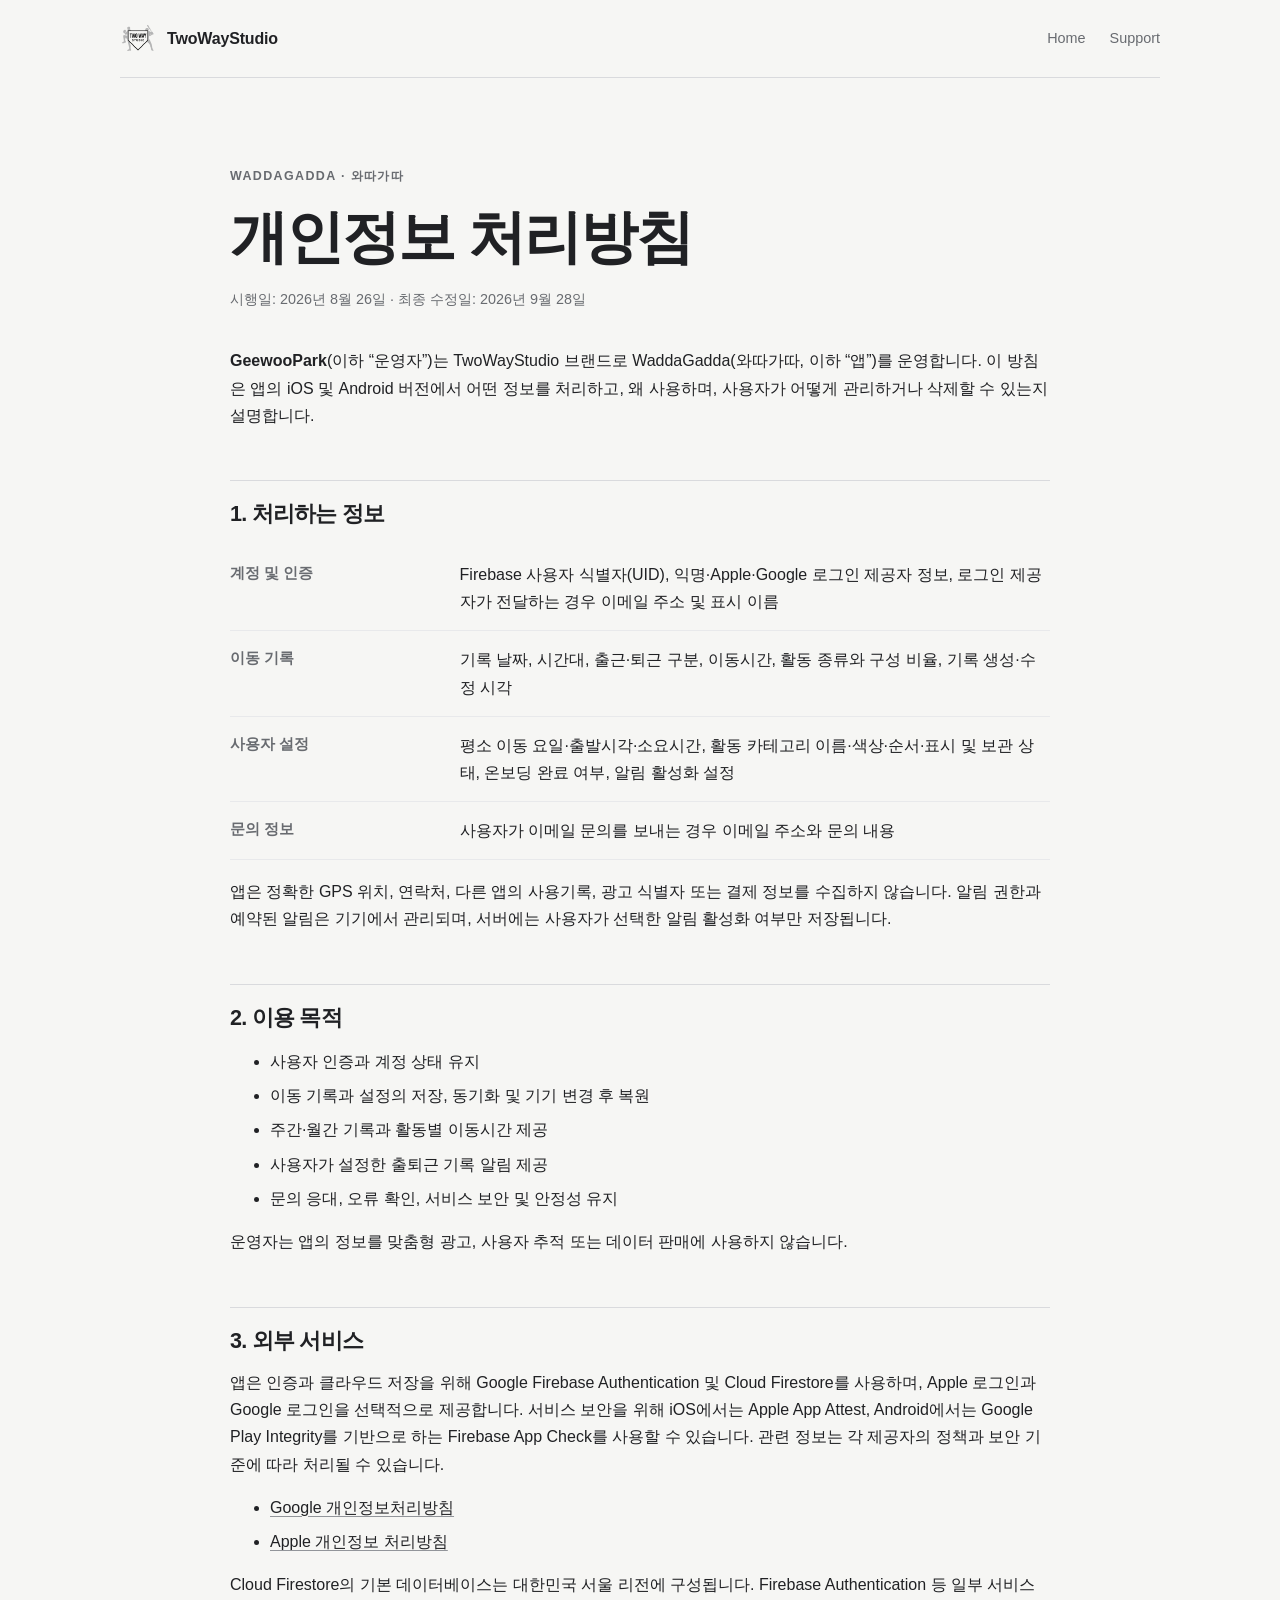
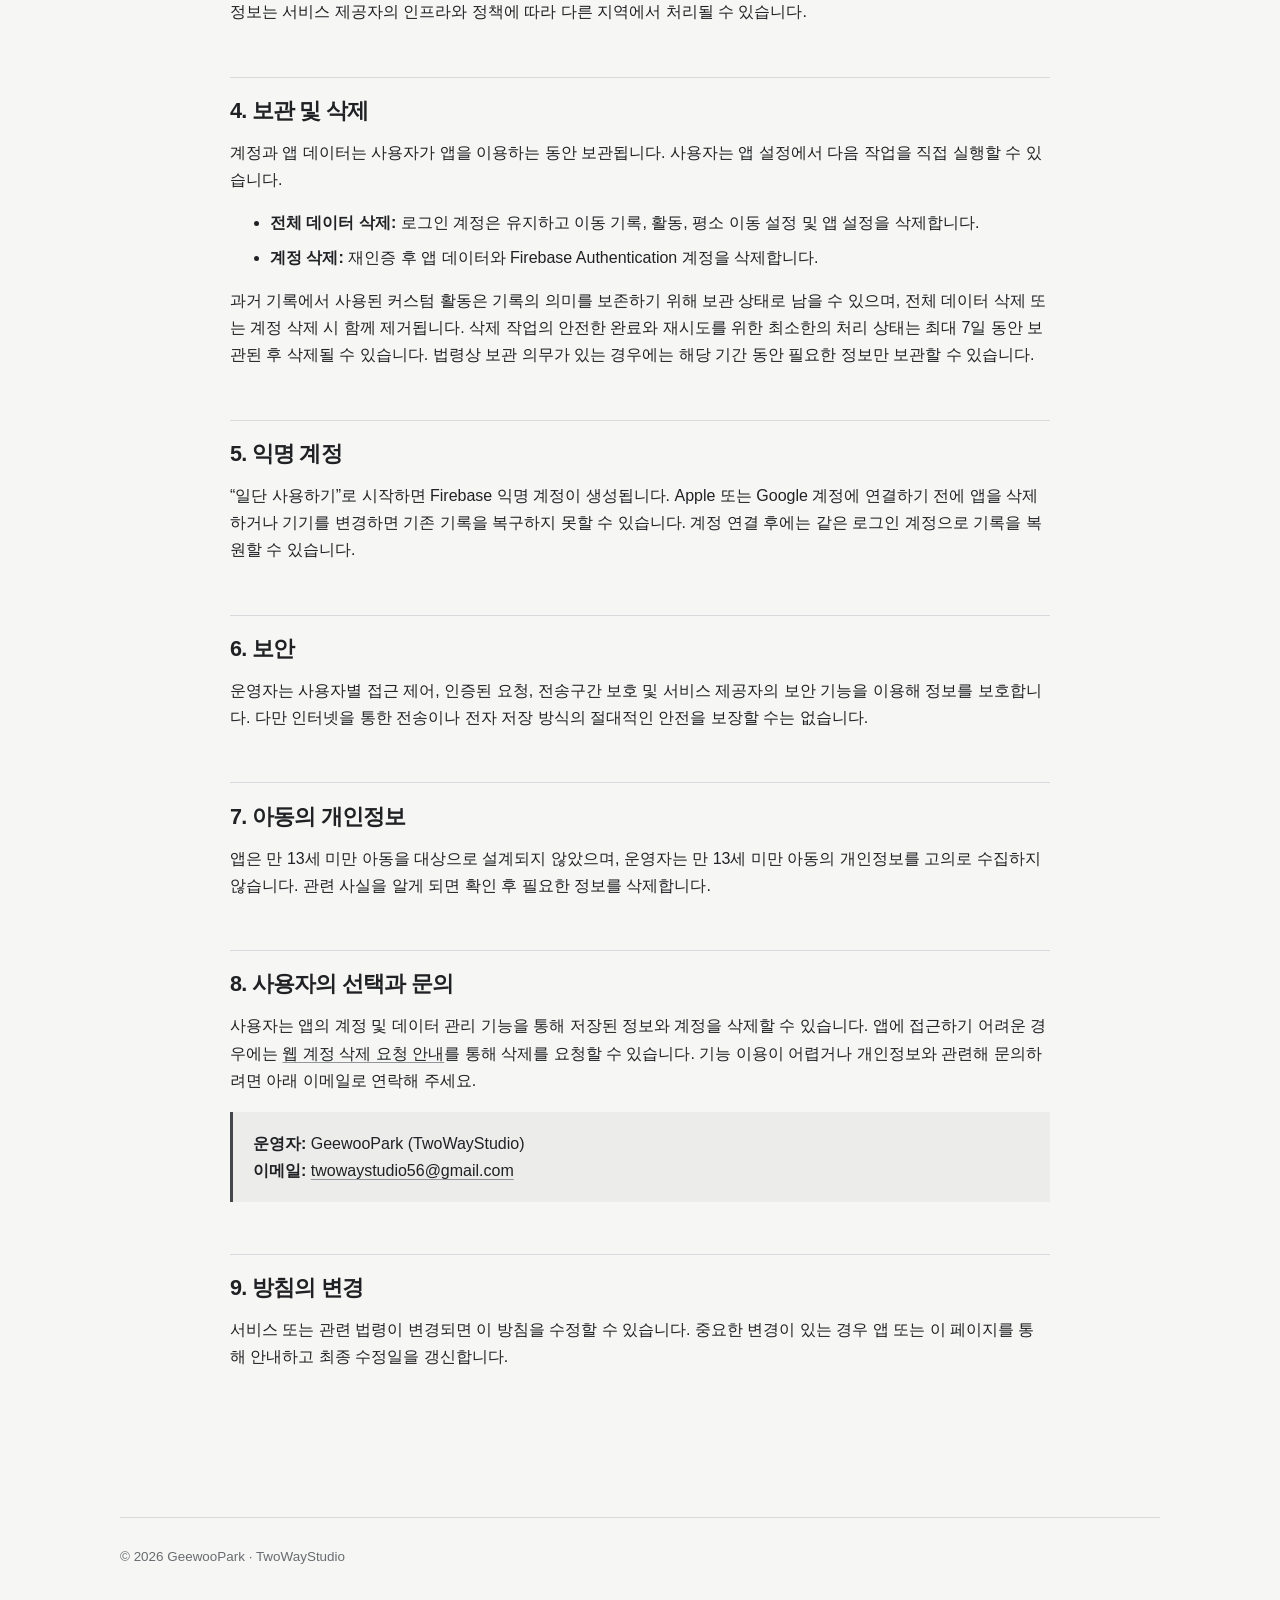
<file: waddagadda-privacy.html>
<!doctype html><html lang="ko"><head><meta charset="utf-8"><meta name="viewport" content="width=device-width,initial-scale=1"><meta name="description" content="WaddaGadda(와따가따) 개인정보 처리방침"><title>WaddaGadda 개인정보 처리방침</title><link rel="stylesheet" href="styles.css"><link rel="icon" type="image/png" href="TwoWayStudio_Logo.png"></head><body>
<header class="site-header"><a class="brand" href="/"><img src="TwoWayStudio_Logo.png" alt=""><span>TwoWayStudio</span></a><nav class="site-nav" aria-label="주요 메뉴"><a href="/">Home</a><a href="waddagadda-support.html">Support</a></nav></header>
<main class="page"><article class="document"><p class="eyebrow">WaddaGadda · 와따가따</p><h1>개인정보 처리방침</h1><p class="meta">시행일: 2026년 8월 26일 · 최종 수정일: 2026년 9월 28일</p>
<p><strong>GeewooPark</strong>(이하 “운영자”)는 TwoWayStudio 브랜드로 WaddaGadda(와따가따, 이하 “앱”)를 운영합니다. 이 방침은 앱의 iOS 및 Android 버전에서 어떤 정보를 처리하고, 왜 사용하며, 사용자가 어떻게 관리하거나 삭제할 수 있는지 설명합니다.</p>
<h2>1. 처리하는 정보</h2><table><tr><th>계정 및 인증</th><td>Firebase 사용자 식별자(UID), 익명·Apple·Google 로그인 제공자 정보, 로그인 제공자가 전달하는 경우 이메일 주소 및 표시 이름</td></tr><tr><th>이동 기록</th><td>기록 날짜, 시간대, 출근·퇴근 구분, 이동시간, 활동 종류와 구성 비율, 기록 생성·수정 시각</td></tr><tr><th>사용자 설정</th><td>평소 이동 요일·출발시각·소요시간, 활동 카테고리 이름·색상·순서·표시 및 보관 상태, 온보딩 완료 여부, 알림 활성화 설정</td></tr><tr><th>문의 정보</th><td>사용자가 이메일 문의를 보내는 경우 이메일 주소와 문의 내용</td></tr></table>
<p>앱은 정확한 GPS 위치, 연락처, 다른 앱의 사용기록, 광고 식별자 또는 결제 정보를 수집하지 않습니다. 알림 권한과 예약된 알림은 기기에서 관리되며, 서버에는 사용자가 선택한 알림 활성화 여부만 저장됩니다.</p>
<h2>2. 이용 목적</h2><ul><li>사용자 인증과 계정 상태 유지</li><li>이동 기록과 설정의 저장, 동기화 및 기기 변경 후 복원</li><li>주간·월간 기록과 활동별 이동시간 제공</li><li>사용자가 설정한 출퇴근 기록 알림 제공</li><li>문의 응대, 오류 확인, 서비스 보안 및 안정성 유지</li></ul><p>운영자는 앱의 정보를 맞춤형 광고, 사용자 추적 또는 데이터 판매에 사용하지 않습니다.</p>
<h2>3. 외부 서비스</h2><p>앱은 인증과 클라우드 저장을 위해 Google Firebase Authentication 및 Cloud Firestore를 사용하며, Apple 로그인과 Google 로그인을 선택적으로 제공합니다. 서비스 보안을 위해 iOS에서는 Apple App Attest, Android에서는 Google Play Integrity를 기반으로 하는 Firebase App Check를 사용할 수 있습니다. 관련 정보는 각 제공자의 정책과 보안 기준에 따라 처리될 수 있습니다.</p><ul><li><a href="https://policies.google.com/privacy">Google 개인정보처리방침</a></li><li><a href="https://www.apple.com/legal/privacy/">Apple 개인정보 처리방침</a></li></ul><p>Cloud Firestore의 기본 데이터베이스는 대한민국 서울 리전에 구성됩니다. Firebase Authentication 등 일부 서비스 정보는 서비스 제공자의 인프라와 정책에 따라 다른 지역에서 처리될 수 있습니다.</p>
<h2>4. 보관 및 삭제</h2><p>계정과 앱 데이터는 사용자가 앱을 이용하는 동안 보관됩니다. 사용자는 앱 설정에서 다음 작업을 직접 실행할 수 있습니다.</p><ul><li><strong>전체 데이터 삭제:</strong> 로그인 계정은 유지하고 이동 기록, 활동, 평소 이동 설정 및 앱 설정을 삭제합니다.</li><li><strong>계정 삭제:</strong> 재인증 후 앱 데이터와 Firebase Authentication 계정을 삭제합니다.</li></ul><p>과거 기록에서 사용된 커스텀 활동은 기록의 의미를 보존하기 위해 보관 상태로 남을 수 있으며, 전체 데이터 삭제 또는 계정 삭제 시 함께 제거됩니다. 삭제 작업의 안전한 완료와 재시도를 위한 최소한의 처리 상태는 최대 7일 동안 보관된 후 삭제될 수 있습니다. 법령상 보관 의무가 있는 경우에는 해당 기간 동안 필요한 정보만 보관할 수 있습니다.</p>
<h2>5. 익명 계정</h2><p>“일단 사용하기”로 시작하면 Firebase 익명 계정이 생성됩니다. Apple 또는 Google 계정에 연결하기 전에 앱을 삭제하거나 기기를 변경하면 기존 기록을 복구하지 못할 수 있습니다. 계정 연결 후에는 같은 로그인 계정으로 기록을 복원할 수 있습니다.</p>
<h2>6. 보안</h2><p>운영자는 사용자별 접근 제어, 인증된 요청, 전송구간 보호 및 서비스 제공자의 보안 기능을 이용해 정보를 보호합니다. 다만 인터넷을 통한 전송이나 전자 저장 방식의 절대적인 안전을 보장할 수는 없습니다.</p>
<h2>7. 아동의 개인정보</h2><p>앱은 만 13세 미만 아동을 대상으로 설계되지 않았으며, 운영자는 만 13세 미만 아동의 개인정보를 고의로 수집하지 않습니다. 관련 사실을 알게 되면 확인 후 필요한 정보를 삭제합니다.</p>
<h2>8. 사용자의 선택과 문의</h2><p>사용자는 앱의 계정 및 데이터 관리 기능을 통해 저장된 정보와 계정을 삭제할 수 있습니다. 앱에 접근하기 어려운 경우에는 <a href="waddagadda-delete-account.html">웹 계정 삭제 요청 안내</a>를 통해 삭제를 요청할 수 있습니다. 기능 이용이 어렵거나 개인정보와 관련해 문의하려면 아래 이메일로 연락해 주세요.</p><div class="notice"><strong>운영자:</strong> GeewooPark (TwoWayStudio)<br><strong>이메일:</strong> <a href="mailto:twowaystudio56@gmail.com">twowaystudio56@gmail.com</a></div>
<h2>9. 방침의 변경</h2><p>서비스 또는 관련 법령이 변경되면 이 방침을 수정할 수 있습니다. 중요한 변경이 있는 경우 앱 또는 이 페이지를 통해 안내하고 최종 수정일을 갱신합니다.</p></article></main><footer class="site-footer">© 2026 GeewooPark · TwoWayStudio</footer></body></html>
</file>
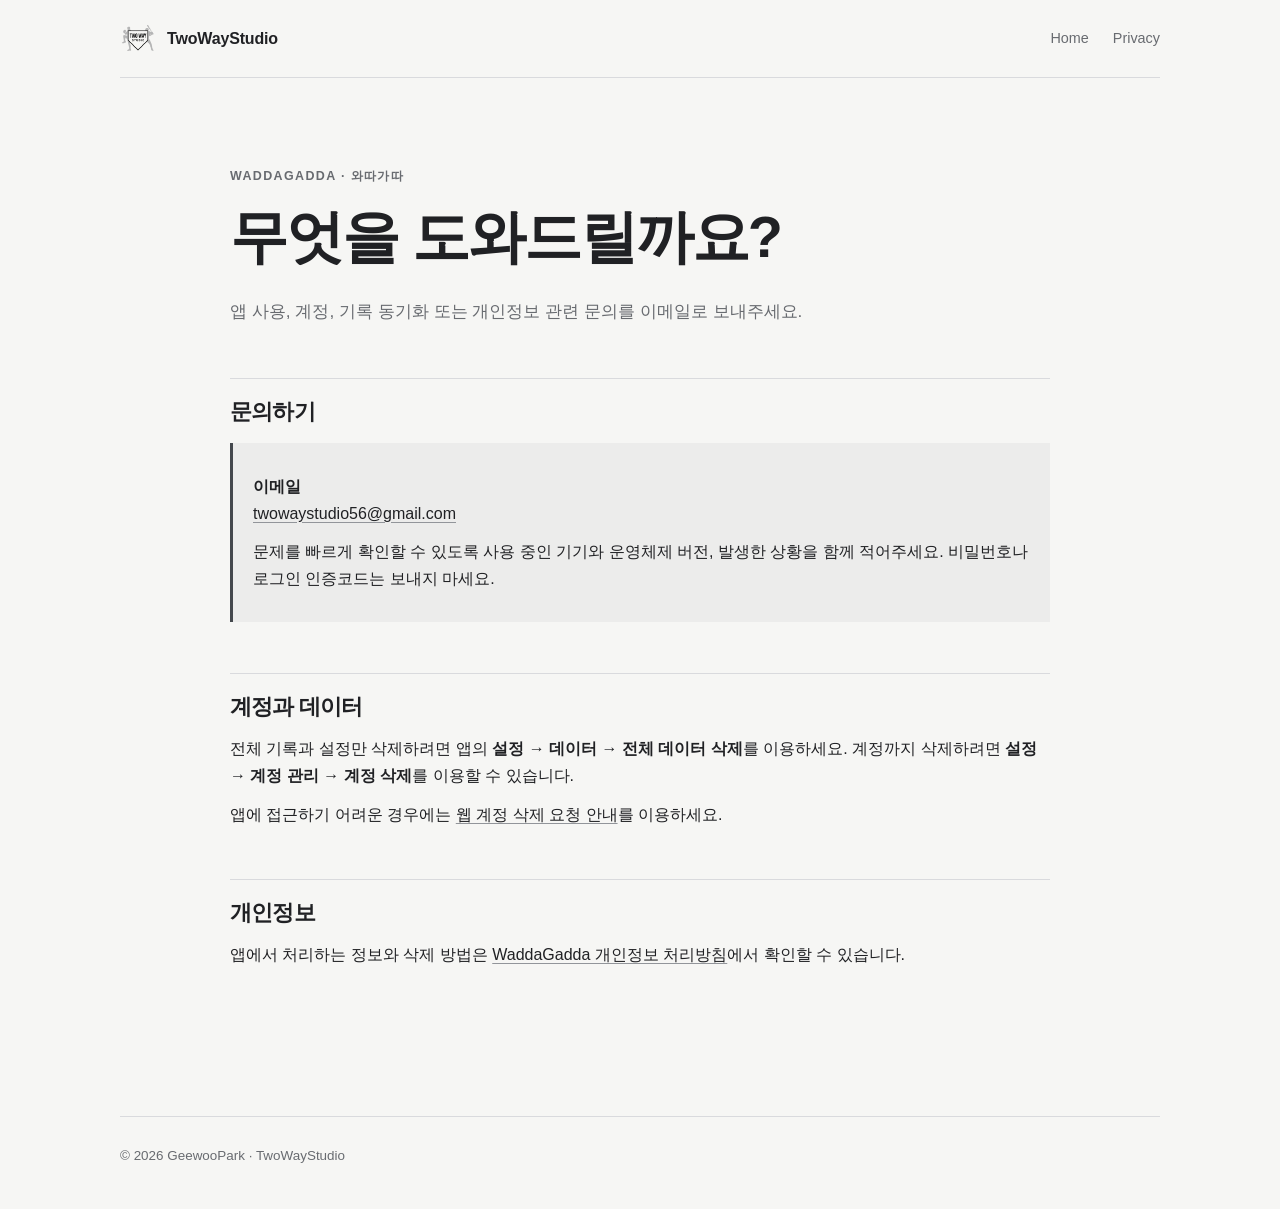
<file: waddagadda-support.html>
<!doctype html><html lang="ko"><head><meta charset="utf-8"><meta name="viewport" content="width=device-width,initial-scale=1"><meta name="description" content="WaddaGadda(와따가따) 고객 지원 안내"><title>WaddaGadda 지원</title><link rel="stylesheet" href="styles.css"><link rel="icon" type="image/png" href="TwoWayStudio_Logo.png"></head><body>
<header class="site-header"><a class="brand" href="/"><img src="TwoWayStudio_Logo.png" alt=""><span>TwoWayStudio</span></a><nav class="site-nav" aria-label="주요 메뉴"><a href="/">Home</a><a href="waddagadda-privacy.html">Privacy</a></nav></header>
<main class="page"><article class="document"><p class="eyebrow">WaddaGadda · 와따가따</p><h1>무엇을 도와드릴까요?</h1><p class="lead">앱 사용, 계정, 기록 동기화 또는 개인정보 관련 문의를 이메일로 보내주세요.</p><h2>문의하기</h2><div class="notice"><p><strong>이메일</strong><br><a href="mailto:twowaystudio56@gmail.com?subject=WaddaGadda%20문의">twowaystudio56@gmail.com</a></p><p>문제를 빠르게 확인할 수 있도록 사용 중인 기기와 운영체제 버전, 발생한 상황을 함께 적어주세요. 비밀번호나 로그인 인증코드는 보내지 마세요.</p></div><h2>계정과 데이터</h2><p>전체 기록과 설정만 삭제하려면 앱의 <strong>설정 → 데이터 → 전체 데이터 삭제</strong>를 이용하세요. 계정까지 삭제하려면 <strong>설정 → 계정 관리 → 계정 삭제</strong>를 이용할 수 있습니다.</p><p>앱에 접근하기 어려운 경우에는 <a href="waddagadda-delete-account.html">웹 계정 삭제 요청 안내</a>를 이용하세요.</p><h2>개인정보</h2><p>앱에서 처리하는 정보와 삭제 방법은 <a href="waddagadda-privacy.html">WaddaGadda 개인정보 처리방침</a>에서 확인할 수 있습니다.</p></article></main><footer class="site-footer">© 2026 GeewooPark · TwoWayStudio</footer></body></html>
</file>
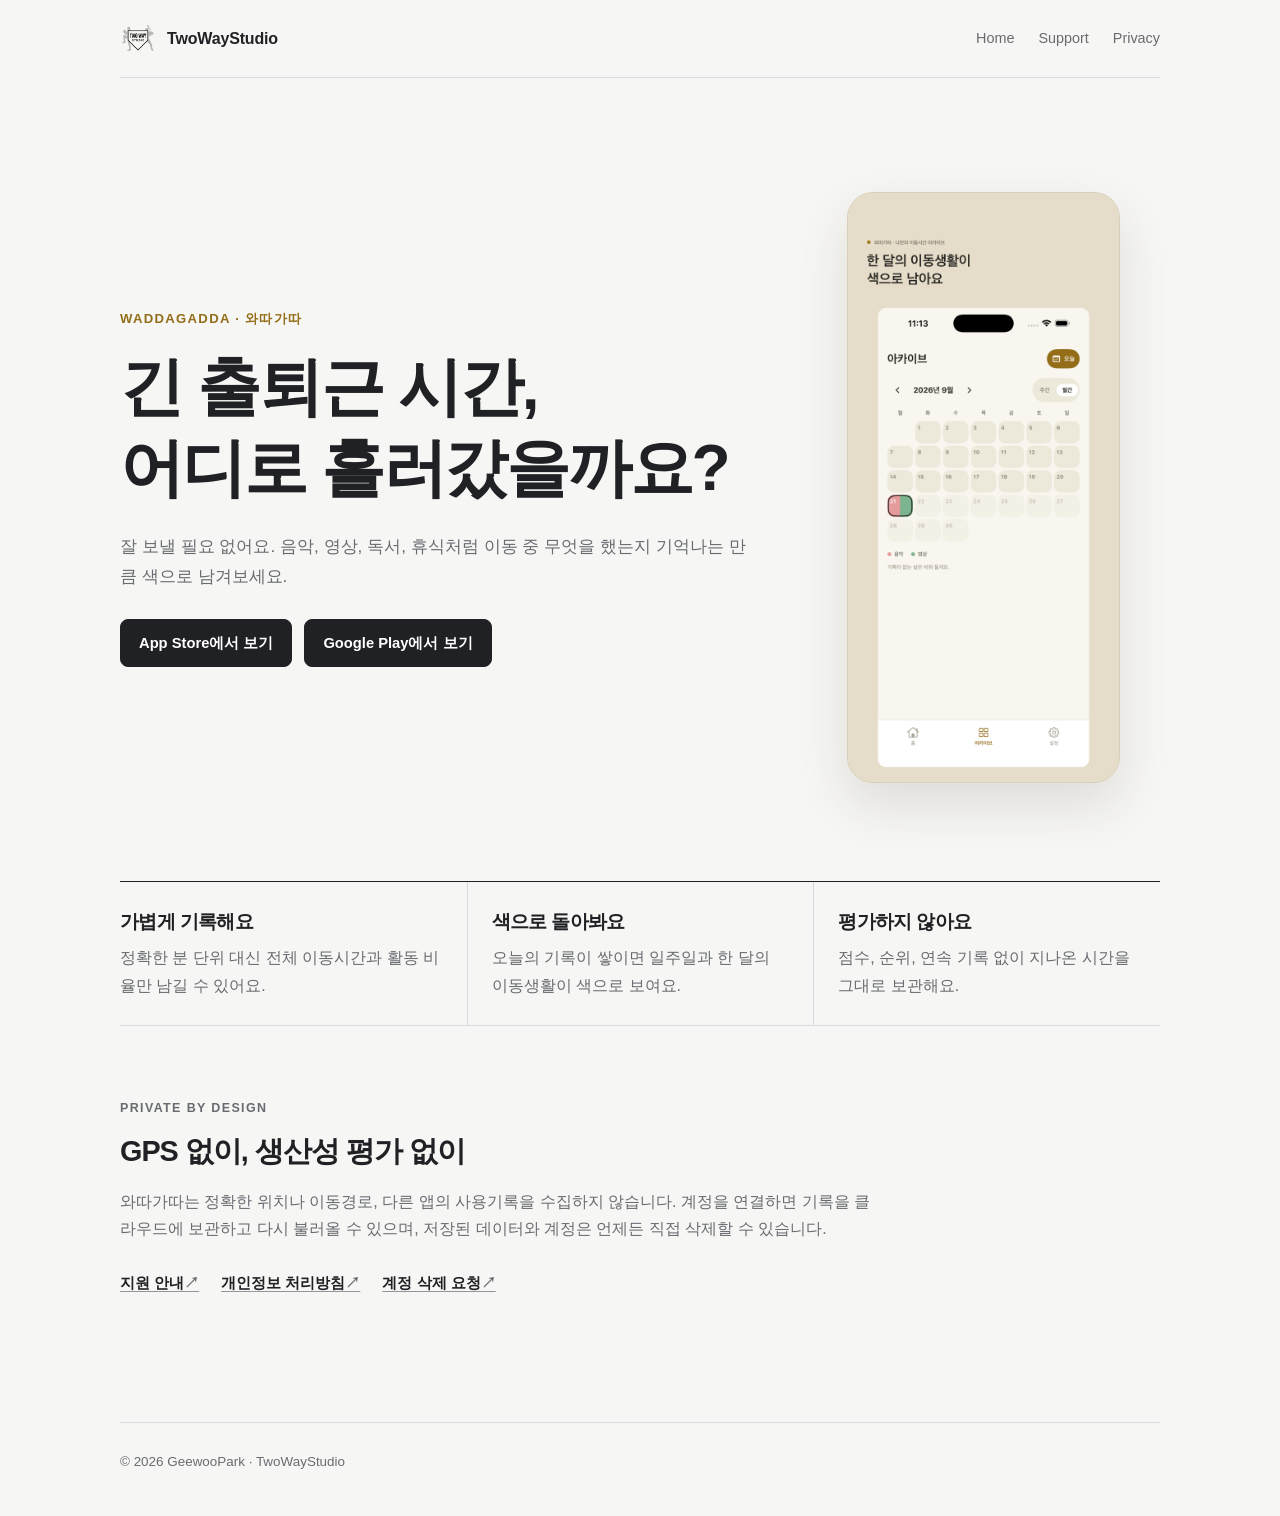
<file: waddagadda.html>
<!doctype html><html lang="ko"><head><meta charset="utf-8"><meta name="viewport" content="width=device-width,initial-scale=1"><meta name="description" content="와따가따는 출퇴근·등하교 중 무엇을 하며 보냈는지 색으로 남기는 개인 이동시간 아카이브입니다."><title>WaddaGadda · 와따가따</title><link rel="stylesheet" href="styles.css"><link rel="icon" type="image/png" href="TwoWayStudio_Logo.png"></head><body>
<header class="site-header"><a class="brand" href="/"><img src="TwoWayStudio_Logo.png" alt=""><span>TwoWayStudio</span></a><nav class="site-nav" aria-label="주요 메뉴"><a href="/">Home</a><a href="waddagadda-support.html">Support</a><a href="waddagadda-privacy.html">Privacy</a></nav></header>
<main class="page"><section class="product-hero"><div class="product-copy"><p class="product-kicker">WaddaGadda · 와따가따</p><h1>긴 출퇴근 시간,<br>어디로 흘러갔을까요?</h1><p class="lead">잘 보낼 필요 없어요. 음악, 영상, 독서, 휴식처럼 이동 중 무엇을 했는지 기억나는 만큼 색으로 남겨보세요.</p><div class="store-links"><a class="store-link" href="https://apps.apple.com/kr/app/id6805919980">App Store에서 보기</a><a class="store-link" href="https://play.google.com/store/apps/details?id=com.twowaystudio.waddagadda">Google Play에서 보기</a></div></div><figure class="product-visual"><img src="waddagadda-monthly.png" alt="와따가따의 활동 색상으로 채워진 월간 이동생활 아카이브 화면"></figure></section>
<section class="product-principles" aria-label="와따가따의 특징"><article class="product-principle"><h2>가볍게 기록해요</h2><p>정확한 분 단위 대신 전체 이동시간과 활동 비율만 남길 수 있어요.</p></article><article class="product-principle"><h2>색으로 돌아봐요</h2><p>오늘의 기록이 쌓이면 일주일과 한 달의 이동생활이 색으로 보여요.</p></article><article class="product-principle"><h2>평가하지 않아요</h2><p>점수, 순위, 연속 기록 없이 지나온 시간을 그대로 보관해요.</p></article></section>
<section class="product-details"><p class="eyebrow">Private by design</p><h2>GPS 없이, 생산성 평가 없이</h2><p>와따가따는 정확한 위치나 이동경로, 다른 앱의 사용기록을 수집하지 않습니다. 계정을 연결하면 기록을 클라우드에 보관하고 다시 불러올 수 있으며, 저장된 데이터와 계정은 언제든 직접 삭제할 수 있습니다.</p><div class="card-links"><a class="button-link" href="waddagadda-support.html">지원 안내</a><a class="button-link" href="waddagadda-privacy.html">개인정보 처리방침</a><a class="button-link" href="waddagadda-delete-account.html">계정 삭제 요청</a></div></section></main>
<footer class="site-footer">© 2026 GeewooPark · TwoWayStudio</footer></body></html>
</file>
<file: styles.css>
:root{color-scheme:light;--ink:#202124;--muted:#686b70;--line:#d9dadd;--soft-line:#e8e9eb;--background:#f6f6f4;--accent:#44484d;--wadda:#936d18;--wadda-soft:#efe7d2}*{box-sizing:border-box}body{margin:0;color:var(--ink);background:var(--background);font-family:Inter,-apple-system,BlinkMacSystemFont,"Segoe UI",sans-serif;font-size:16px;line-height:1.7}a{color:var(--ink);text-decoration-color:#92959a;text-underline-offset:3px}a:hover{text-decoration-color:var(--ink)}img{max-width:100%;height:auto}
.site-header{width:min(1040px,calc(100% - 48px));min-height:78px;margin:0 auto;display:flex;align-items:center;justify-content:space-between;gap:24px;border-bottom:1px solid var(--line)}.brand{display:inline-flex;align-items:center;gap:11px;color:var(--ink);font-size:1rem;font-weight:700;letter-spacing:-.01em;text-decoration:none}.brand img{width:36px;height:36px;object-fit:contain}.site-nav{display:flex;gap:24px;font-size:.9rem}.site-nav a{color:var(--muted);text-decoration:none}.site-nav a:hover{color:var(--ink)}
.page{width:min(1040px,calc(100% - 48px));margin:0 auto;padding:88px 0 96px}.hero{max-width:760px;padding-bottom:76px}.eyebrow{margin:0 0 14px;color:var(--muted);font-size:.78rem;font-weight:700;letter-spacing:.11em;text-transform:uppercase}h1,h2,h3{color:var(--ink);line-height:1.28;letter-spacing:-.035em}h1{margin:0;font-size:clamp(2.35rem,6vw,4.8rem);font-weight:650}h2{margin:2.8rem 0 .9rem;font-size:1.35rem}h3{margin:0 0 .45rem;font-size:1.15rem}p{margin:.7rem 0}.lead{max-width:680px;margin-top:22px;color:var(--muted);font-size:1.08rem}
.grid{display:grid;grid-template-columns:1fr;border-top:1px solid var(--ink)}.card{display:grid;grid-template-columns:minmax(180px,.65fr) minmax(0,1.35fr);gap:48px;padding:34px 0;border-bottom:1px solid var(--line)}.card h2{margin:0;font-size:1.55rem}.card p{margin-top:0;color:var(--muted)}.card-featured{position:relative}.card-featured::before{position:absolute;top:-1px;left:0;width:82px;height:3px;background:var(--wadda);content:""}.platform-note{margin:10px 0 0!important;color:var(--wadda)!important;font-size:.82rem;font-weight:650}.card-links{display:flex;flex-wrap:wrap;gap:22px;margin-top:18px}.button-link{display:inline-flex;min-height:44px;align-items:center;color:var(--ink);font-size:.94rem;font-weight:650}.button-link::after{content:" ↗";color:var(--muted)}
.document{max-width:820px;margin:0 auto;padding:0 0 40px}.document h1{font-size:clamp(2.3rem,5vw,3.6rem)}.document h2{margin-top:3.2rem;padding-top:1.2rem;border-top:1px solid var(--line)}.document li{margin:.45rem 0}.document .meta{margin:12px 0 36px;color:var(--muted);font-size:.9rem}.document .notice{margin-top:18px;padding:18px 20px;border-left:3px solid var(--accent);background:#ececeb}.document table{width:100%;margin:18px 0;border-collapse:collapse}.document th,.document td{padding:15px 0;border-bottom:1px solid var(--soft-line);text-align:left;vertical-align:top}.document th{width:28%;padding-right:24px;color:var(--muted);font-size:.92rem}.site-footer{width:min(1040px,calc(100% - 48px));margin:0 auto;padding:28px 0 42px;border-top:1px solid var(--line);color:var(--muted);font-size:.84rem}
.product-hero{display:grid;grid-template-columns:minmax(0,1fr) minmax(280px,.56fr);gap:56px;align-items:center;padding:10px 0 82px}.product-copy h1{font-size:clamp(2.6rem,5vw,4.15rem)}.product-kicker{margin:0 0 16px;color:var(--wadda);font-size:.82rem;font-weight:750;letter-spacing:.1em;text-transform:uppercase}.product-visual{overflow:hidden;border:1px solid #d8cfb7;border-radius:26px;background:var(--wadda-soft);box-shadow:0 22px 50px rgba(55,43,16,.12)}.product-visual img{display:block;width:100%}.store-links{display:flex;flex-wrap:wrap;gap:12px;margin-top:28px}.store-link{display:inline-flex;min-height:48px;align-items:center;padding:0 18px;border:1px solid var(--ink);border-radius:8px;background:var(--ink);color:#fff;font-size:.92rem;font-weight:700;text-decoration:none}.store-link:hover{background:var(--accent)}.store-link-muted{border-color:var(--line);background:transparent;color:var(--muted);cursor:default}.product-principles{display:grid;grid-template-columns:repeat(3,1fr);border-top:1px solid var(--ink)}.product-principle{padding:28px 24px 26px 0;border-bottom:1px solid var(--line)}.product-principle+.product-principle{padding-left:24px;border-left:1px solid var(--line)}.product-principle h2{margin:0 0 10px;font-size:1.18rem}.product-principle p{margin:0;color:var(--muted)}.product-details{max-width:760px;padding:72px 0 22px}.product-details h2{margin:0 0 18px;font-size:1.8rem}.product-details p{color:var(--muted)}.request-steps{padding-left:1.25rem}.request-steps li{margin:.85rem 0}.request-action{margin:28px 0}.request-action .store-link{width:max-content}.quiet-note{color:var(--muted);font-size:.9rem}
@media(max-width:760px){.site-header{width:min(100% - 32px,1040px);align-items:flex-start;flex-direction:column;padding:18px 0}.site-nav{width:100%;justify-content:space-between;gap:12px}.page{width:min(100% - 32px,1040px);padding:58px 0 72px}.hero{padding-bottom:54px}.card{grid-template-columns:1fr;gap:12px;padding:28px 0}.document th,.document td{display:block;width:100%;padding-right:0}.document th{padding-bottom:2px;border-bottom:0}.document td{padding-top:2px}.site-footer{width:min(100% - 32px,1040px)}.product-hero{grid-template-columns:1fr;gap:38px;padding-bottom:58px}.product-visual{width:min(100%,390px);margin:0 auto}.product-principles{grid-template-columns:1fr}.product-principle,.product-principle+.product-principle{padding:24px 0;border-left:0}.product-details{padding-top:54px}}
.subscribe-form{max-width:460px;margin-top:8px}.subscribe-form .field{margin-bottom:18px}.subscribe-form label{display:block;margin-bottom:7px;font-size:.88rem;font-weight:650;color:var(--ink)}.subscribe-form .hint{margin:6px 0 0;color:var(--muted);font-size:.84rem}.subscribe-form input[type=email],.subscribe-form input[type=text]{width:100%;padding:12px 14px;border:1px solid var(--line);border-radius:8px;background:#fff;color:var(--ink);font-size:.96rem;font-family:inherit}.subscribe-form input[type=email]:focus,.subscribe-form input[type=text]:focus{outline:2px solid var(--ink);outline-offset:1px}.subscribe-form .honeypot{position:absolute!important;width:1px!important;height:1px!important;padding:0!important;margin:-1px!important;overflow:hidden!important;clip:rect(0,0,0,0)!important;white-space:nowrap!important;border:0!important}.subscribe-form button{min-height:46px;padding:0 24px;border:0;border-radius:8px;background:var(--ink);color:#fff;font-size:.95rem;font-weight:650;font-family:inherit;cursor:pointer}.subscribe-form button:hover{background:var(--accent)}.subscribe-form button:disabled{opacity:.55;cursor:default}.form-message{margin-top:16px;padding:14px 16px;border-radius:8px;font-size:.9rem;display:none}.form-message.show{display:block}.form-message.success{background:#eaf3ec;color:#1f5c33}.form-message.error{background:#f6e9e8;color:#8a2f27}
</file>
<file: home.css>
/* Homepage: calm product-studio presentation. Shared document styles stay in styles.css. */
body.home{--home-ink:#15191c;--home-muted:#6e7478;--home-line:#d6d9dc;--home-paper:#f5f5f4;--home-card:#fff;--home-navy:#203b5e;--home-wadda:#c79a2e;--home-bodo:#c86a58;--home-call:#557ea7;color:var(--home-ink);background:var(--home-paper);font-family:"Avenir Next",Inter,-apple-system,BlinkMacSystemFont,"Segoe UI",sans-serif}
.home .site-header{width:min(1120px,calc(100% - 64px));min-height:88px;border-bottom:0}
.home .brand{gap:12px;color:var(--home-ink);font-size:1.02rem;letter-spacing:-.02em}
.home .brand img{width:38px;height:38px;border-radius:12px}
.home .site-nav{gap:7px;align-items:center;font-size:.84rem}
.home .site-nav a{padding:8px 11px;border-radius:999px;color:var(--home-muted)}
.home .site-nav a:hover{background:#e6e8ea;color:var(--home-ink)}
.home .site-nav a[href^="mailto:"]{padding:9px 14px;background:var(--home-navy);color:#fff}
.home .site-nav a[href^="mailto:"]:hover{background:#2d5178;color:#fff}
.home .page{width:min(1120px,calc(100% - 64px));padding:0 0 104px}
.home .eyebrow{margin-bottom:13px;color:var(--home-muted);font-size:.7rem;letter-spacing:.14em}
.home .hero{max-width:none;padding:66px 0 104px}
.home-hero{display:grid;grid-template-columns:minmax(0,1.35fr) minmax(280px,.65fr);gap:80px;align-items:center}
.home .hero-copy{max-width:730px}
.home h1{margin:0;font-size:clamp(3rem,7vw,6.5rem);font-weight:650;letter-spacing:-.075em;line-height:1.03}
.home h1 em{color:var(--home-navy);font-style:normal}
.home .lead{max-width:650px;margin:27px 0 0;color:var(--home-muted);font-size:1.08rem;line-height:1.85}
.hero-actions{display:flex;flex-wrap:wrap;gap:16px;margin-top:30px}
.home .button-link{min-height:38px;color:var(--home-ink);font-size:.88rem;font-weight:700;text-decoration-color:#9aa49f}
.home .button-link:hover{text-decoration-color:var(--home-ink)}
.home .button-link-primary{padding:0 17px;border-radius:999px;background:var(--home-navy);color:#fff;text-decoration:none}
.home .button-link-primary:hover{background:#2d5178;color:#fff}
.hero-panel{position:relative;padding:31px 30px 26px;border:1px solid #d5d8db;border-radius:24px;background:#fff;box-shadow:0 20px 45px rgba(30,42,55,.08);transform:rotate(1.2deg)}
.hero-panel::after{position:absolute;right:22px;top:18px;width:8px;height:8px;border-radius:50%;background:var(--home-navy);content:""}
.hero-panel-label,.hero-panel-foot,.work-index,.work-platform{margin:0;color:var(--home-muted);font-size:.68rem;font-weight:750;letter-spacing:.12em;text-transform:uppercase}
.hero-panel-count{display:flex;align-items:flex-end;gap:14px;margin:34px 0 27px}
.hero-panel-count strong{font-size:5.6rem;font-weight:600;letter-spacing:-.1em;line-height:.8}
.hero-panel-count span{padding-bottom:5px;color:var(--home-muted);font-size:.88rem;line-height:1.35}
.hero-panel-rule{height:1px;background:#d7dadd}
.hero-panel-list{display:grid;gap:13px;margin:24px 0 28px;padding:0;list-style:none;font-size:1rem;font-weight:650;letter-spacing:-.025em}
.hero-panel-list li{display:flex;gap:14px;align-items:center}
.hero-panel-list span{width:22px;color:#9299a0;font-family:ui-monospace,SFMono-Regular,Menlo,monospace;font-size:.68rem;font-weight:500}
.hero-panel-foot{padding-top:17px;border-top:1px solid #d7dadd;letter-spacing:.09em}
.home-section{padding-top:33px;border-top:1px solid var(--home-ink)}
.section-heading{display:flex;justify-content:space-between;gap:32px;align-items:flex-end;margin-bottom:28px}
.home h2{margin:0;color:var(--home-ink);font-size:clamp(2rem,4vw,3.35rem);font-weight:600;letter-spacing:-.065em}
.section-heading>p{margin:0;color:var(--home-muted);font-size:.9rem;line-height:1.65;text-align:right}
.work-grid{display:grid;grid-template-columns:repeat(3,minmax(0,1fr));gap:16px}
.work-card{position:relative;display:flex;min-height:470px;flex-direction:column;overflow:hidden;padding:25px 24px 22px;border:1px solid var(--home-line);border-radius:21px;background:var(--home-card);box-shadow:0 9px 30px rgba(30,42,55,.045)}
.work-card::before{position:absolute;top:0;left:0;width:100%;height:4px;background:var(--home-ink);content:""}
.work-card-wadda{background:#f4ead1;border-color:#e1cc91}.work-card-wadda::before{background:var(--home-wadda)}
.work-card-bodo{background:#f3e1dc;border-color:#e2c2ba}.work-card-bodo::before{background:var(--home-bodo)}
.work-card-call{background:#e1ebf5;border-color:#c1d3e4}.work-card-call::before{background:var(--home-call)}
.work-card-top{display:flex;justify-content:space-between;gap:12px;align-items:center}
.work-index{font-size:.64rem}
.work-status{padding:5px 9px;border:1px solid rgba(31,41,40,.2);border-radius:999px;color:var(--home-ink);font-size:.68rem;font-weight:750;letter-spacing:.02em;white-space:nowrap}
.work-card-title{display:flex;flex-direction:column;gap:9px;margin-top:60px}
.work-card h3{margin:0;color:var(--home-ink);font-size:clamp(1.45rem,2.3vw,2.15rem);font-weight:650;letter-spacing:-.07em;line-height:1.08}
.work-card h3 span{font-size:.82em;font-weight:550;letter-spacing:-.055em}
.work-platform{font-size:.66rem;letter-spacing:.08em}
.work-description{margin:27px 0 0;color:var(--home-ink);font-size:.98rem;line-height:1.75}
.work-detail{margin:18px 0 0;padding-top:17px;border-top:1px solid rgba(31,41,40,.17);color:var(--home-muted);font-size:.78rem;line-height:1.7}
.work-links{display:flex;flex-wrap:wrap;gap:3px 13px;margin-top:auto;padding-top:20px}
.work-links .button-link{min-height:29px;font-size:.77rem}
.work-links .work-link-primary{padding:0 11px;border-radius:999px;background:var(--home-navy);color:#fff;text-decoration:none}
.work-links .work-link-primary::after{color:rgba(255,255,255,.72)}
.work-links .work-link-primary:hover{background:#2d5178;color:#fff}
.home-about{display:grid;grid-template-columns:minmax(280px,.9fr) minmax(0,1.1fr);gap:80px;margin-top:110px;padding-bottom:20px}
.home-building{margin-top:110px}
.building-card{display:grid;grid-template-columns:.62fr 1.35fr .82fr;gap:34px;align-items:start;padding:31px 32px 27px;border:1px solid #bdcbd9;border-radius:21px;background:#e8f0f6;box-shadow:0 9px 30px rgba(30,42,55,.045)}
.building-card-index{display:flex;flex-direction:column;gap:13px;align-items:flex-start;color:var(--home-muted);font-family:ui-monospace,SFMono-Regular,Menlo,monospace;font-size:.68rem;letter-spacing:.08em;text-transform:uppercase}.building-card-copy h3{margin:0;font-size:clamp(1.65rem,3vw,2.45rem);font-weight:650;letter-spacing:-.07em;line-height:1.08}.building-card-copy h3 span{font-size:.65em;font-weight:550;letter-spacing:-.05em}.building-card-copy p{max-width:490px;margin:18px 0 0;color:var(--home-ink);font-size:.96rem;line-height:1.75}.building-card-meta{margin-top:3px;color:var(--home-muted);font-size:.78rem;line-height:1.75}.building-card-meta p{margin:0 0 16px}.building-card-next{grid-column:2/-1;margin:0;padding-top:19px;border-top:1px solid rgba(31,41,40,.17);color:var(--home-muted);font-size:.79rem;font-weight:700;letter-spacing:.01em}
.home-about h2{max-width:430px}
.about-copy{max-width:560px;padding-top:8px}
.about-copy p{margin:0;color:var(--home-muted);font-size:1.02rem;line-height:1.85}
.about-copy .button-link{margin-top:22px}
.home .site-footer{width:min(1120px,calc(100% - 64px));border-top:1px solid var(--home-line);color:var(--home-muted)}
@media(max-width:860px){.home .site-header,.home .page,.home .site-footer{width:min(100% - 40px,1120px)}.home-hero{grid-template-columns:1fr;gap:48px}.hero-panel{width:min(100%,430px);justify-self:center}.work-grid{grid-template-columns:1fr 1fr}.work-card:last-child{grid-column:1/-1}.home-about{gap:40px}.building-card{grid-template-columns:.55fr 1.25fr}.building-card-meta{grid-column:2}.building-card-next{grid-column:2}}
@media(max-width:620px){.home .site-header{min-height:102px;padding:17px 0}.home .site-nav{width:100%;justify-content:space-between;gap:2px}.home .site-nav a{padding:7px 5px;font-size:.71rem}.home .site-nav a[href^="mailto:"]{padding:8px 10px}.home .page{padding-bottom:78px}.home .hero{padding:48px 0 75px}.home h1{font-size:clamp(2.75rem,13vw,4.5rem)}.home .lead{font-size:1rem}.section-heading{display:block}.section-heading>p{margin-top:16px;text-align:left}.work-grid{grid-template-columns:1fr}.work-card:last-child{grid-column:auto}.work-card{min-height:405px}.work-card-title{margin-top:59px}.home-building{margin-top:78px}.building-card{grid-template-columns:1fr;gap:22px;padding:27px 24px}.building-card-index{flex-direction:row;align-items:center;justify-content:space-between}.building-card-meta{grid-column:auto}.building-card-next{grid-column:auto}.home-about{grid-template-columns:1fr;margin-top:78px;gap:20px}.about-copy{padding-top:0}}
</file>
<file: thecall.css>
.thecall-page{--thecall-blue:#173d73;--thecall-gold:#b9852f;--thecall-cream:#f4eddc}.thecall-product-hero{grid-template-columns:minmax(0,.72fr) minmax(320px,1.28fr);gap:52px;padding-bottom:76px}.thecall-copy .product-kicker{color:var(--thecall-blue)}.thecall-copy h1{margin-bottom:24px}.thecall-copy h1 em{color:var(--thecall-blue);font-style:normal}.thecall-hero-visual{overflow:hidden;margin:0;border:1px solid #d5c9aa;border-radius:24px;background:var(--thecall-cream);box-shadow:0 22px 50px rgba(23,61,115,.14)}.thecall-hero-visual img{display:block;width:100%}.thecall-release{margin:18px 0 0;color:var(--thecall-blue);font-size:.88rem;font-weight:700}.thecall-principles{border-color:#cfc6b4}.thecall-principles .product-principle+.product-principle{border-color:#d8d1c2}.thecall-principles h2{color:var(--thecall-blue)}.thecall-index{margin:0 0 10px;color:var(--thecall-gold);font-size:.78rem;font-weight:800;letter-spacing:.08em}.thecall-screenshots{padding:78px 0 0}.thecall-section-head{max-width:620px;margin-bottom:30px}.thecall-section-head h2{margin:0 0 12px;font-size:clamp(1.9rem,3.2vw,2.7rem);line-height:1.2}.thecall-section-head p:last-child{margin:0;color:var(--muted)}.thecall-shot-grid{display:grid;grid-template-columns:repeat(4,minmax(0,1fr));gap:16px}.thecall-shot{overflow:hidden;margin:0;border:1px solid #ddd6c9;border-radius:16px;background:#fff;box-shadow:0 12px 30px rgba(23,61,115,.08)}.thecall-shot img{display:block;width:100%;aspect-ratio:1206 / 2622;object-fit:cover}.thecall-shot figcaption{display:flex;gap:10px;padding:14px 15px 16px;color:var(--muted);font-size:.8rem;line-height:1.45}.thecall-shot figcaption strong{color:var(--thecall-gold);font-size:.76rem}.thecall-details{padding-top:78px}.thecall-details h2{margin-top:0}.thecall-details h2+h2{margin-top:58px}.thecall-details .card-links{margin-top:16px}.thecall-details .store-link{background:var(--thecall-blue);border-color:var(--thecall-blue)}.thecall-details .store-link:hover{background:#102e59}@media(max-width:900px){.thecall-product-hero{grid-template-columns:1fr;gap:36px}.thecall-hero-visual{width:min(100%,760px);margin:0 auto}.thecall-shot-grid{grid-template-columns:repeat(2,minmax(0,1fr))}}@media(max-width:520px){.thecall-screenshots{padding-top:58px}.thecall-shot-grid{grid-template-columns:1fr}.thecall-details{padding-top:58px}}
</file>
